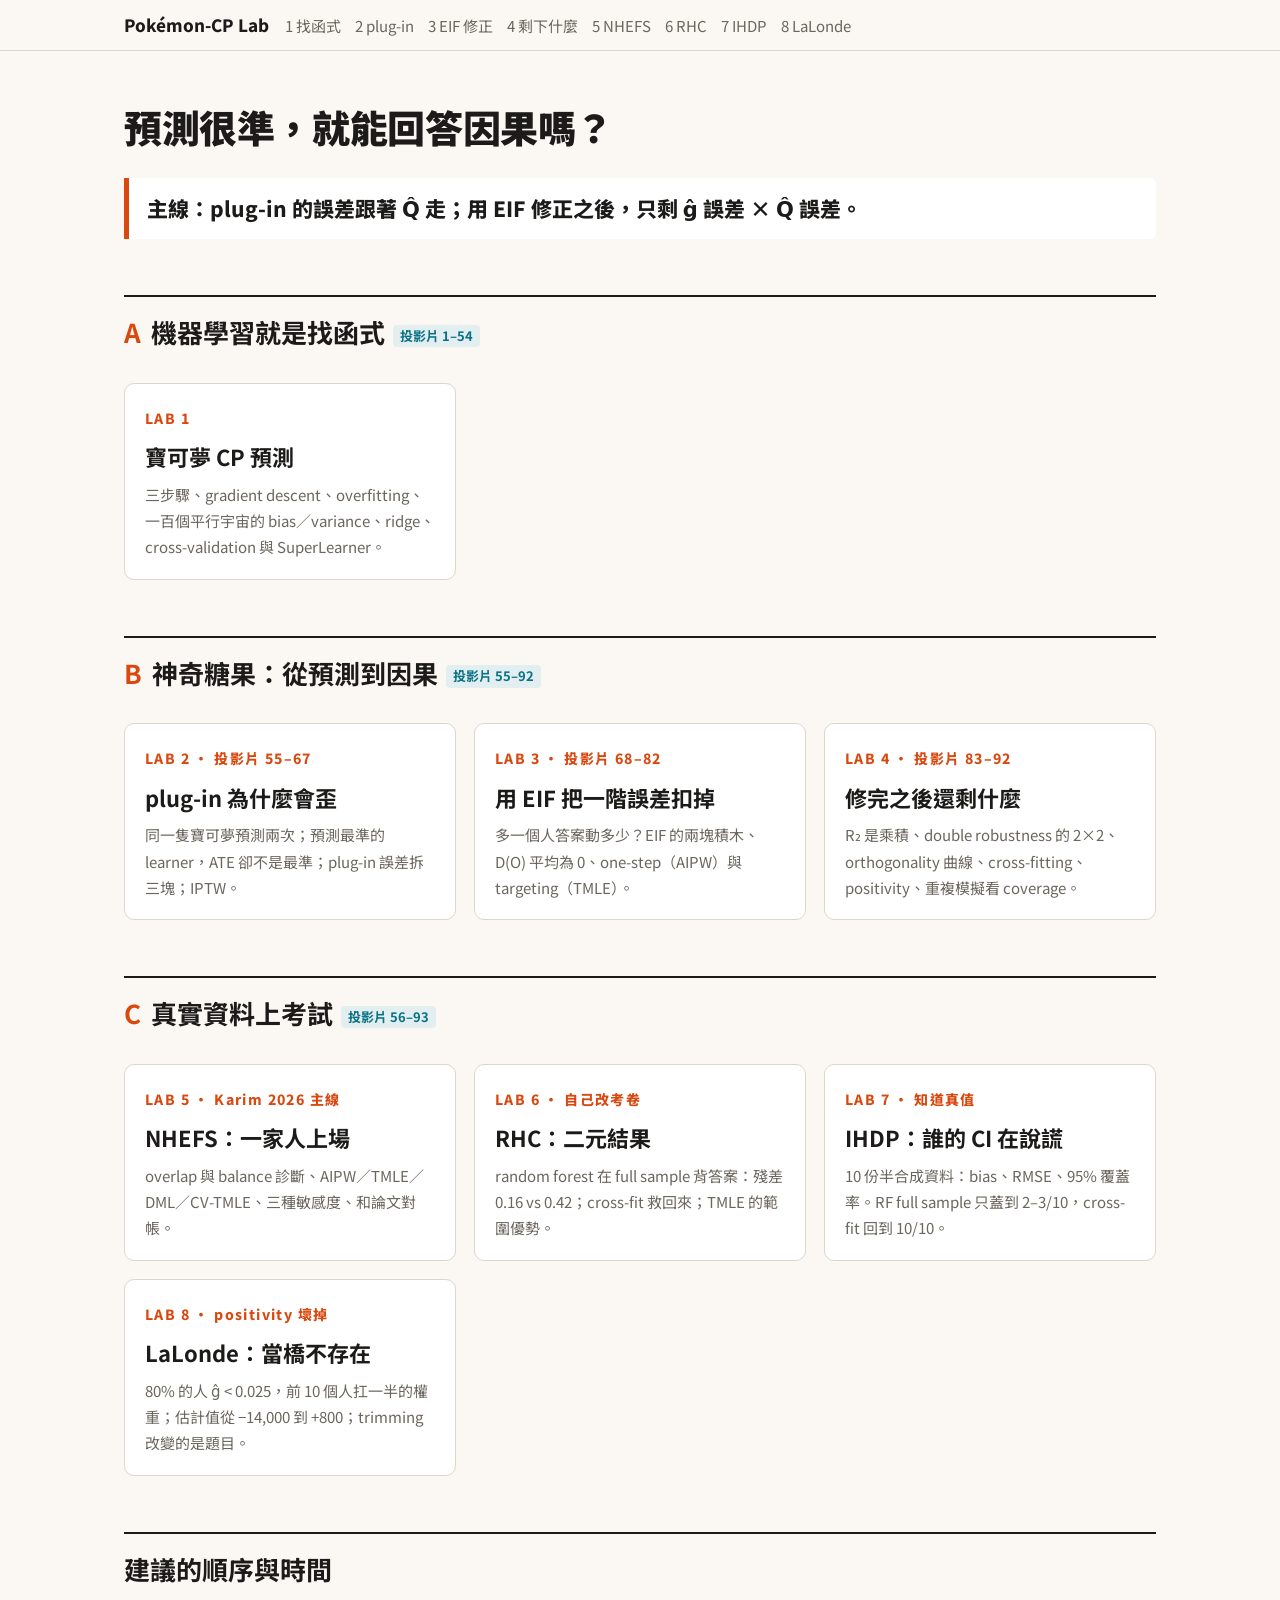
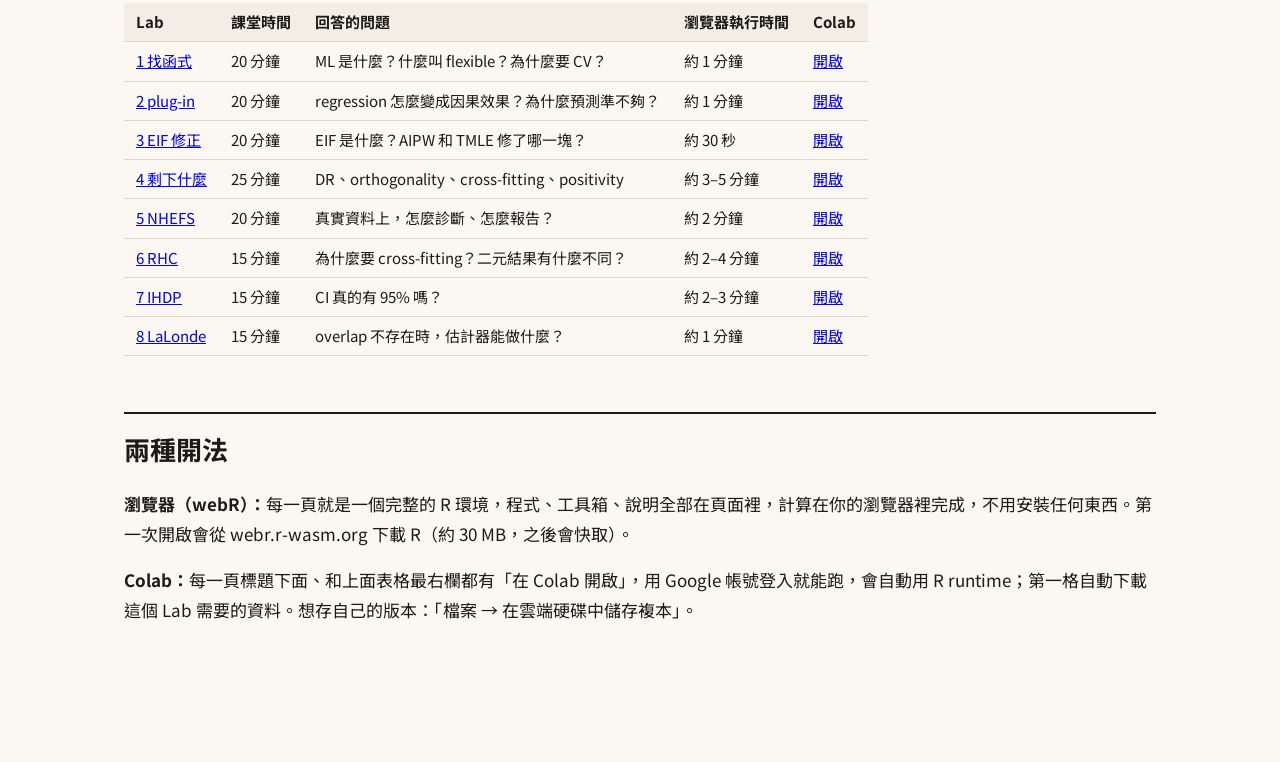
<file: index.html>
<!doctype html>
<html lang="zh-Hant">
<head>
<meta charset="utf-8">
<meta name="viewport" content="width=device-width, initial-scale=1">
<title>Pokémon-CP Lab</title>
<link rel="preconnect" href="https://fonts.googleapis.com">
<link rel="preconnect" href="https://fonts.gstatic.com" crossorigin>
<link href="https://fonts.googleapis.com/css2?family=JetBrains+Mono:wght@400;600&family=Noto+Sans+TC:wght@400;700;900&display=swap" rel="stylesheet">
<link rel="stylesheet" href="web/style.css?v=8">
</head>
<body>
<header class="top"><div class="wrap">
  <a class="home" href="index.html">Pokémon-CP Lab</a>
  <nav class="labs"><a href="01_ml.html">1 找函式</a><a href="02_plugin.html">2 plug-in</a><a href="03_eif.html">3 EIF 修正</a><a href="04_remainder.html">4 剩下什麼</a><a href="05_nhefs.html">5 NHEFS</a><a href="06_rhc.html">6 RHC</a><a href="07_ihdp.html">7 IHDP</a><a href="08_lalonde.html">8 LaLonde</a></nav>
</div></header>
<main>
<h1>預測很準，就能回答因果嗎？</h1>
<p class="punch">主線：plug-in 的誤差跟著 Q̂ 走；用 EIF 修正之後，只剩 ĝ 誤差 × Q̂ 誤差。</p>

<h2><span class="n">A</span>機器學習就是找函式<span class="slide">投影片 1–54</span></h2>
<div class="cards">
<a class="card" href="01_ml.html"><span class="k">LAB 1</span><h3>寶可夢 CP 預測</h3><p>三步驟、gradient descent、overfitting、一百個平行宇宙的 bias／variance、ridge、cross-validation 與 SuperLearner。</p></a>
</div>

<h2><span class="n">B</span>神奇糖果：從預測到因果<span class="slide">投影片 55–92</span></h2>
<div class="cards">
<a class="card" href="02_plugin.html"><span class="k">LAB 2 · 投影片 55–67</span><h3>plug-in 為什麼會歪</h3><p>同一隻寶可夢預測兩次；預測最準的 learner，ATE 卻不是最準；plug-in 誤差拆三塊；IPTW。</p></a>
<a class="card" href="03_eif.html"><span class="k">LAB 3 · 投影片 68–82</span><h3>用 EIF 把一階誤差扣掉</h3><p>多一個人答案動多少？EIF 的兩塊積木、D(O) 平均為 0、one-step（AIPW）與 targeting（TMLE）。</p></a>
<a class="card" href="04_remainder.html"><span class="k">LAB 4 · 投影片 83–92</span><h3>修完之後還剩什麼</h3><p>R₂ 是乘積、double robustness 的 2×2、orthogonality 曲線、cross-fitting、positivity、重複模擬看 coverage。</p></a>
</div>

<h2><span class="n">C</span>真實資料上考試<span class="slide">投影片 56–93</span></h2>
<div class="cards">
<a class="card" href="05_nhefs.html"><span class="k">LAB 5 · Karim 2026 主線</span><h3>NHEFS：一家人上場</h3><p>overlap 與 balance 診斷、AIPW／TMLE／DML／CV-TMLE、三種敏感度、和論文對帳。</p></a>
<a class="card" href="06_rhc.html"><span class="k">LAB 6 · 自己改考卷</span><h3>RHC：二元結果</h3><p>random forest 在 full sample 背答案：殘差 0.16 vs 0.42；cross-fit 救回來；TMLE 的範圍優勢。</p></a>
<a class="card" href="07_ihdp.html"><span class="k">LAB 7 · 知道真值</span><h3>IHDP：誰的 CI 在說謊</h3><p>10 份半合成資料：bias、RMSE、95% 覆蓋率。RF full sample 只蓋到 2–3/10，cross-fit 回到 10/10。</p></a>
<a class="card" href="08_lalonde.html"><span class="k">LAB 8 · positivity 壞掉</span><h3>LaLonde：當橋不存在</h3><p>80% 的人 ĝ &lt; 0.025，前 10 個人扛一半的權重；估計值從 −14,000 到 +800；trimming 改變的是題目。</p></a>
</div>

<h2>建議的順序與時間</h2>
<table>
<tr><th>Lab</th><th>課堂時間</th><th>回答的問題</th><th>瀏覽器執行時間</th><th>Colab</th></tr>
<tr><td><a href="01_ml.html">1 找函式</a></td><td>20 分鐘</td><td>ML 是什麼？什麼叫 flexible？為什麼要 CV？</td><td>約 1 分鐘</td><td><a href="https://colab.research.google.com/github/kiwi710680/Pokemon-CP/blob/main/colab/01_ml.ipynb" target="_blank" rel="noopener">開啟</a></td></tr>
<tr><td><a href="02_plugin.html">2 plug-in</a></td><td>20 分鐘</td><td>regression 怎麼變成因果效果？為什麼預測準不夠？</td><td>約 1 分鐘</td><td><a href="https://colab.research.google.com/github/kiwi710680/Pokemon-CP/blob/main/colab/02_plugin.ipynb" target="_blank" rel="noopener">開啟</a></td></tr>
<tr><td><a href="03_eif.html">3 EIF 修正</a></td><td>20 分鐘</td><td>EIF 是什麼？AIPW 和 TMLE 修了哪一塊？</td><td>約 30 秒</td><td><a href="https://colab.research.google.com/github/kiwi710680/Pokemon-CP/blob/main/colab/03_eif.ipynb" target="_blank" rel="noopener">開啟</a></td></tr>
<tr><td><a href="04_remainder.html">4 剩下什麼</a></td><td>25 分鐘</td><td>DR、orthogonality、cross-fitting、positivity</td><td>約 3–5 分鐘</td><td><a href="https://colab.research.google.com/github/kiwi710680/Pokemon-CP/blob/main/colab/04_remainder.ipynb" target="_blank" rel="noopener">開啟</a></td></tr>
<tr><td><a href="05_nhefs.html">5 NHEFS</a></td><td>20 分鐘</td><td>真實資料上，怎麼診斷、怎麼報告？</td><td>約 2 分鐘</td><td><a href="https://colab.research.google.com/github/kiwi710680/Pokemon-CP/blob/main/colab/05_nhefs.ipynb" target="_blank" rel="noopener">開啟</a></td></tr>
<tr><td><a href="06_rhc.html">6 RHC</a></td><td>15 分鐘</td><td>為什麼要 cross-fitting？二元結果有什麼不同？</td><td>約 2–4 分鐘</td><td><a href="https://colab.research.google.com/github/kiwi710680/Pokemon-CP/blob/main/colab/06_rhc.ipynb" target="_blank" rel="noopener">開啟</a></td></tr>
<tr><td><a href="07_ihdp.html">7 IHDP</a></td><td>15 分鐘</td><td>CI 真的有 95% 嗎？</td><td>約 2–3 分鐘</td><td><a href="https://colab.research.google.com/github/kiwi710680/Pokemon-CP/blob/main/colab/07_ihdp.ipynb" target="_blank" rel="noopener">開啟</a></td></tr>
<tr><td><a href="08_lalonde.html">8 LaLonde</a></td><td>15 分鐘</td><td>overlap 不存在時，估計器能做什麼？</td><td>約 1 分鐘</td><td><a href="https://colab.research.google.com/github/kiwi710680/Pokemon-CP/blob/main/colab/08_lalonde.ipynb" target="_blank" rel="noopener">開啟</a></td></tr>
</table>

<h2>兩種開法</h2>
<p><b>瀏覽器（webR）：</b>每一頁就是一個完整的 R 環境，程式、工具箱、說明全部在頁面裡，計算在你的瀏覽器裡完成，不用安裝任何東西。第一次開啟會從 webr.r-wasm.org 下載 R（約 30 MB，之後會快取）。</p>
<p><b>Colab：</b>每一頁標題下面、和上面表格最右欄都有「在 Colab 開啟」，用 Google 帳號登入就能跑，會自動用 R runtime；第一格自動下載這個 Lab 需要的資料。想存自己的版本：「檔案 → 在雲端硬碟中儲存複本」。</p>
<!-- 
<h2>資料來源</h2>
<table>
<tr><td>寶可夢</td><td>75 筆 Pokémon GO 紀錄（OpenIntro），課堂切分依投影片重建</td></tr>
<tr><td>神奇糖果</td><td>虛構情境，<code>simulate_candy()</code> 模擬</td></tr>
<tr><td>NHEFS</td><td>CRAN causaldata 套件（MIT）；Hernán &amp; Robins《Causal Inference: What If》</td></tr>
<tr><td>RHC</td><td>Connors et al. (1996) JAMA；Vanderbilt Biostatistics 公開資料（hbiostat.org/data）</td></tr>
<tr><td>IHDP</td><td>Hill (2011) 半合成 benchmark；CEVAE 公開版本 ihdp_npci_1–10</td></tr>
<tr><td>LaLonde</td><td>LaLonde (1986)；Dehejia &amp; Wahba 整理版（users.nber.org/~rdehejia/data）</td></tr>
</table>
<p class="ref">分析方法參考 Karim (2026) <i>Three Routes to One Answer</i> 與其 companion repository（github.com/ehsanx/dml-alternatives）。</p> -->
</main>
</body>
</html>
</file>
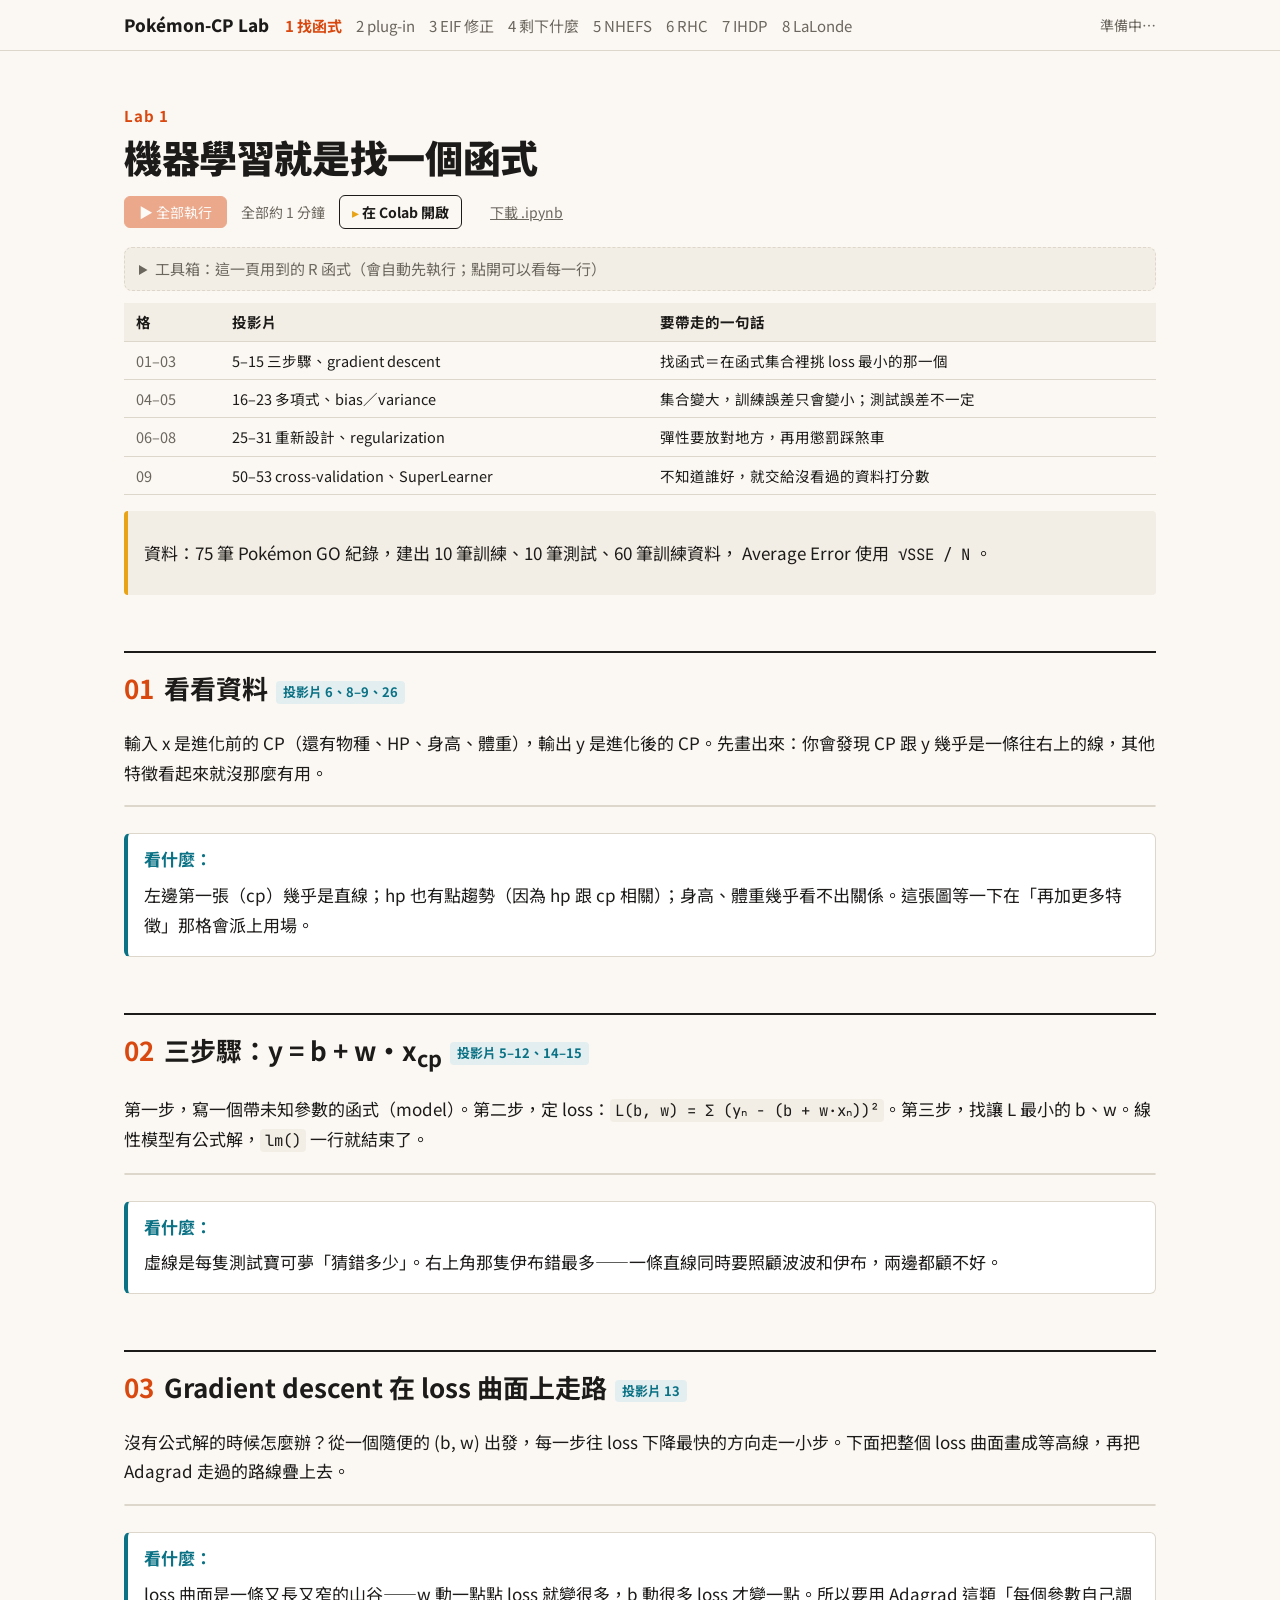
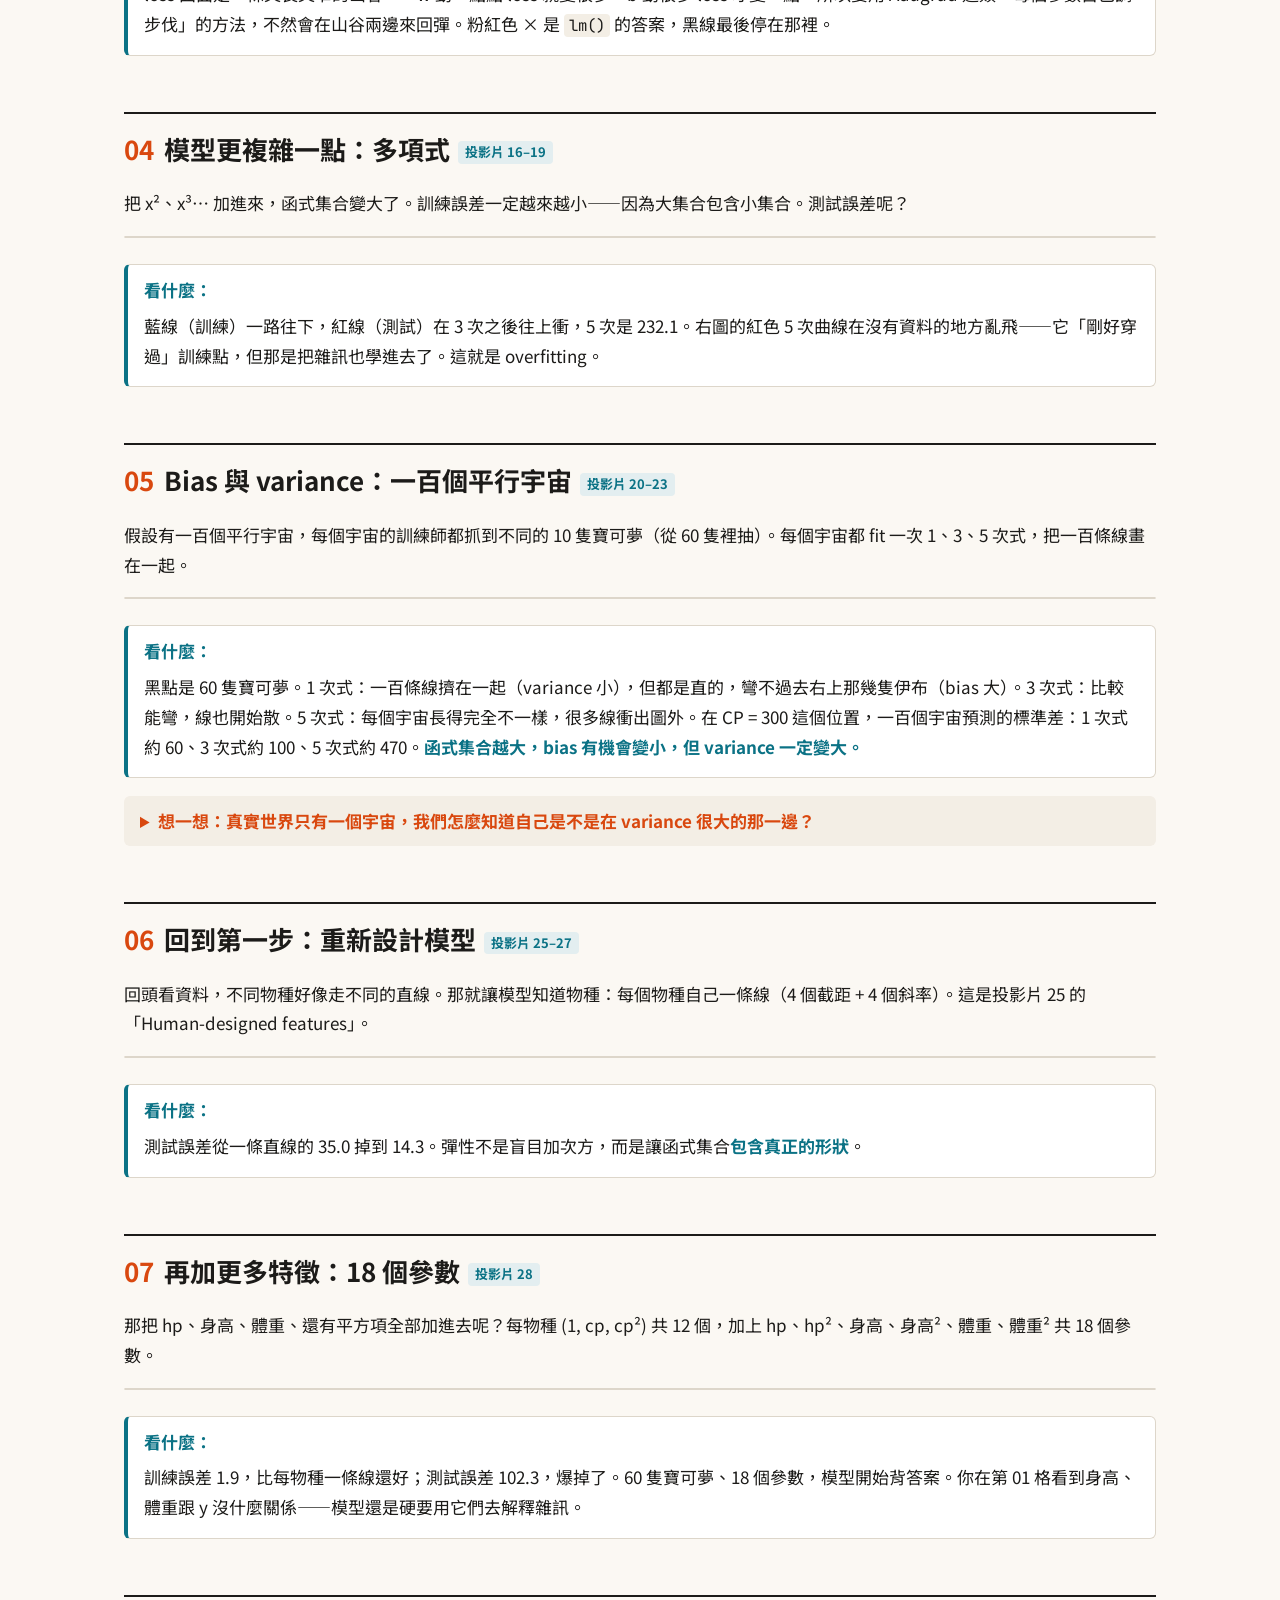
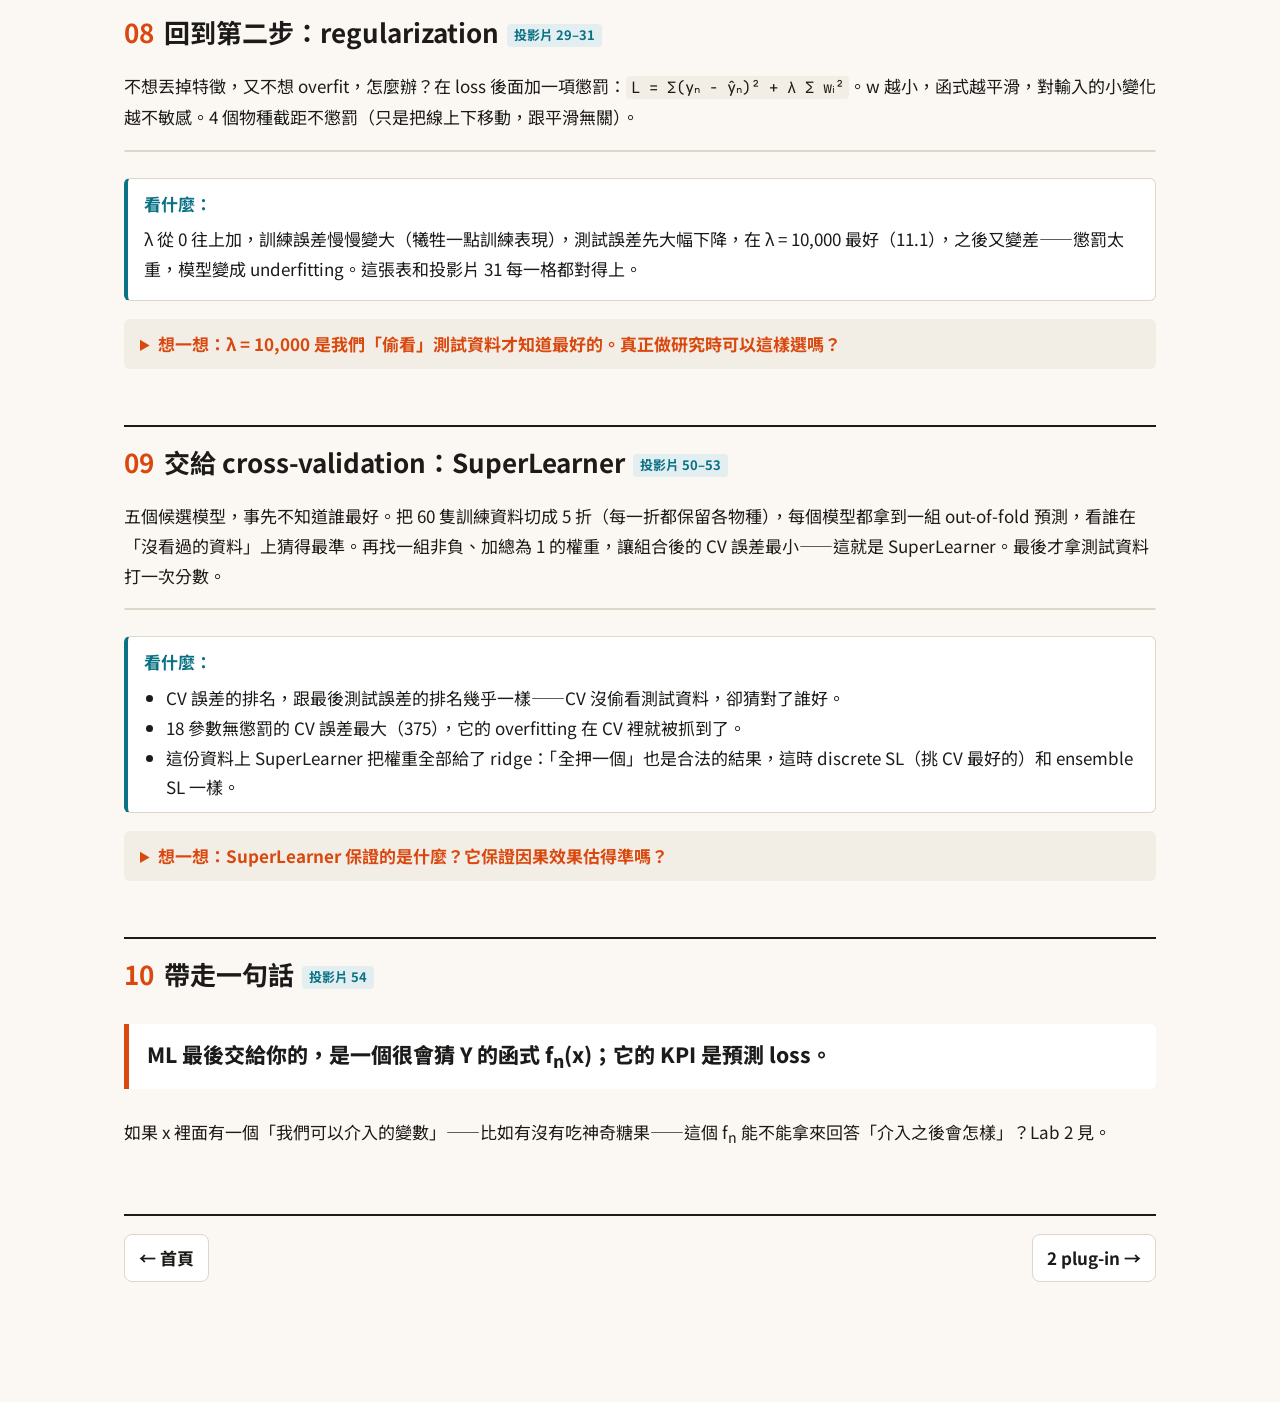
<file: 01_ml.html>
<!doctype html>
<html lang="zh-Hant">
<head>
<meta charset="utf-8">
<meta name="viewport" content="width=device-width, initial-scale=1">
<title>Lab 1　機器學習就是找一個函式</title>
<link rel="preconnect" href="https://fonts.googleapis.com">
<link rel="preconnect" href="https://fonts.gstatic.com" crossorigin>
<link href="https://fonts.googleapis.com/css2?family=JetBrains+Mono:wght@400;600&family=Noto+Sans+TC:wght@400;700;900&display=swap" rel="stylesheet">
<link rel="stylesheet" href="web/style.css?v=8">
<script type="importmap">
{
 "imports": {
  "@codemirror/state": "https://esm.sh/*@codemirror/state@6.4.1",
  "@codemirror/view": "https://esm.sh/*@codemirror/view@6.26.3",
  "@codemirror/language": "https://esm.sh/*@codemirror/language@6.10.1",
  "@codemirror/commands": "https://esm.sh/*@codemirror/commands@6.5.0",
  "@codemirror/legacy-modes/mode/r": "https://esm.sh/*@codemirror/legacy-modes@6.4.0/mode/r",
  "@lezer/common": "https://esm.sh/*@lezer/common@1.2.1",
  "@lezer/highlight": "https://esm.sh/*@lezer/highlight@1.2.0",
  "@lezer/lr": "https://esm.sh/*@lezer/lr@1.4.0",
  "style-mod": "https://esm.sh/*style-mod@4.1.2",
  "w3c-keyname": "https://esm.sh/*w3c-keyname@2.2.8"
 }
}
</script>
</head>
<body data-files="data/classroom_train10.csv,data/classroom_test10.csv,data/classroom_train60.csv" data-packages="">
<header class="top"><div class="wrap">
  <a class="home" href="index.html">Pokémon-CP Lab</a>
  <nav class="labs"><a href="01_ml.html" aria-current="page">1 找函式</a><a href="02_plugin.html">2 plug-in</a><a href="03_eif.html">3 EIF 修正</a><a href="04_remainder.html">4 剩下什麼</a><a href="05_nhefs.html">5 NHEFS</a><a href="06_rhc.html">6 RHC</a><a href="07_ihdp.html">7 IHDP</a><a href="08_lalonde.html">8 LaLonde</a></nav>
  <span id="status">準備中…</span>
</div></header>
<main>
<p class="kicker">Lab 1</p>
<h1>機器學習就是找一個函式</h1>
<div class="actions"><button id="runall" disabled>▶ 全部執行</button><span class="time">全部約 1 分鐘</span>
<a class="colab" href="https://colab.research.google.com/github/kiwi710680/Pokemon-CP/blob/main/colab/01_ml.ipynb" target="_blank" rel="noopener">在 Colab 開啟</a>
<a class="dl" href="colab/01_ml.ipynb" download>下載 .ipynb</a></div>
<details class="toolbox"><summary>工具箱：這一頁用到的 R 函式（會自動先執行；點開可以看每一行）</summary>
<div class="cell" data-label="工具箱"><script type="text/r">
# ---- Pokemon CP (classroom example; train/test split rebuilt from the slides) ----
SPECIES <- c("Pidgey", "Weedle", "Caterpie", "Eevee")
lee_err <- function(y, yhat) sqrt(sum((y - yhat)^2)) / length(y)   # the classroom "Average Error" is sqrt(SSE) / N
read_pokemon <- function(file) { d <- read.csv(file); d$species <- factor(d$species, levels = SPECIES); d }

X_species <- function(d) {                                    # each species its own intercept and slope (4 + 4)
  S <- sapply(SPECIES, function(s) as.numeric(d$species == s)); cbind(S, S * d$cp)
}
X_extended <- function(d) {                                   # 18 parameters: species x (1, cp, cp^2) + hp, height, weight and squares
  S <- sapply(SPECIES, function(s) as.numeric(d$species == s))
  cbind(S, S * d$cp, S * d$cp^2, d$hp, d$hp^2, d$height, d$height^2, d$weight, d$weight^2)
}
ridge_fit <- function(X, y, lambda, n_free = 4) {             # L = sum (y - yhat)^2 + lambda sum w^2; species intercepts not penalized
  p <- ncol(X); pen <- diag(c(rep(0, n_free), rep(sqrt(lambda), p - n_free)), p)
  qr.coef(qr(rbind(X, pen[(n_free + 1):p, , drop = FALSE])), c(y, rep(0, p - n_free)))   # augmented least squares
}
knn_cp <- function(train, newdata, k) sapply(seq_len(nrow(newdata)), function(i) {
  tr <- train[train$species == newdata$species[i], ]
  mean(tr$cp_new[order(abs(tr$cp - newdata$cp[i]))[seq_len(min(k, nrow(tr)))]])
})
pokemon_candidates <- list(                                   # each candidate: training data -> predictions on new data
  "linear (cp only)" = function(tr, nd) predict(lm(cp_new ~ cp, tr), nd),
  "species-linear"   = function(tr, nd) X_species(nd) %*% qr.coef(qr(X_species(tr)), tr$cp_new),
  "18-param OLS"     = function(tr, nd) X_extended(nd) %*% ridge_fit(X_extended(tr), tr$cp_new, 0),
  "18-param ridge"   = function(tr, nd) X_extended(nd) %*% ridge_fit(X_extended(tr), tr$cp_new, 1e4),
  "kNN (k = 3)"      = function(tr, nd) knn_cp(tr, nd, 3))
strat_folds <- function(species, V = 5, seed = 1) {           # V folds, stratified by species
  set.seed(seed); f <- integer(length(species))
  for (s in unique(species)) { id <- which(species == s); f[id] <- sample(rep(seq_len(V), length.out = length(id))) }
  f
}
convex_weights <- function(Z, y) {                            # non-negative weights summing to 1 that minimize CV squared error
  obj <- function(b) { w <- exp(c(0, b)); w <- w / sum(w); mean((y - Z %*% w)^2) }
  b <- optim(rep(0, ncol(Z) - 1), obj, method = "BFGS")$par
  w <- exp(c(0, b)); setNames(w / sum(w), colnames(Z))
}
</script></div></details>

<table class="map"><tr><th>格</th><th>投影片</th><th>要帶走的一句話</th></tr><tr><td>01–03</td><td>5–15 三步驟、gradient descent</td><td>找函式＝在函式集合裡挑 loss 最小的那一個</td></tr><tr><td>04–05</td><td>16–23 多項式、bias／variance</td><td>集合變大，訓練誤差只會變小；測試誤差不一定</td></tr><tr><td>06–08</td><td>25–31 重新設計、regularization</td><td>彈性要放對地方，再用懲罰踩煞車</td></tr><tr><td>09</td><td>50–53 cross-validation、SuperLearner</td><td>不知道誰好，就交給沒看過的資料打分數</td></tr></table>
<div class="note note"><p>資料：75 筆 Pokémon GO 紀錄，建出 10 筆訓練、10 筆測試、60 筆訓練資料， Average Error 使用 <code>√SSE / N</code>。</p></div>
<h2><span class="n">01</span>看看資料<span class="slide">投影片 6、8–9、26</span></h2>
<p>輸入 x 是進化前的 CP（還有物種、HP、身高、體重），輸出 y 是進化後的 CP。先畫出來：你會發現 CP 跟 y 幾乎是一條往右上的線，其他特徵看起來就沒那麼有用。</p>
<div class="cell"><script type="text/r">
tr10 <- read_pokemon("data/classroom_train10.csv")
te10 <- read_pokemon("data/classroom_test10.csv")
tr60 <- read_pokemon("data/classroom_train60.csv")
tr10[, c("name", "species", "cp", "hp", "height", "weight", "cp_new")]
par(mfrow = c(1, 4), mar = c(4.5, 4.5, 1, 0.5), las = 1, bty = "n")
for (v in c("cp", "hp", "height", "weight"))
  plot(tr60[[v]], tr60$cp_new, pch = 19, col = adjustcolor("#0B7285", .7), xlab = v, ylab = "CP after evolution")
</script></div>
<div class="look"><b>看什麼：</b><p>左邊第一張（cp）幾乎是直線；hp 也有點趨勢（因為 hp 跟 cp 相關）；身高、體重幾乎看不出關係。這張圖等一下在「再加更多特徵」那格會派上用場。</p></div>
<h2><span class="n">02</span>三步驟：y = b + w·x<sub>cp</sub><span class="slide">投影片 5–12、14–15</span></h2>
<p>第一步，寫一個帶未知參數的函式（model）。第二步，定 loss：<code>L(b, w) = Σ (yₙ − (b + w·xₙ))²</code>。第三步，找讓 L 最小的 b、w。線性模型有公式解，<code>lm()</code> 一行就結束了。</p>
<div class="cell"><script type="text/r">
fit1 <- lm(cp_new ~ cp, data = tr10)
round(coef(fit1), 3)                                       # b = -188.4, w = 2.67
c(train = lee_err(tr10$cp_new, fitted(fit1)),
  test  = lee_err(te10$cp_new, predict(fit1, te10)))       # 31.9, 35.0
par(mar = c(4.5, 4.5, 1, 1), las = 1, bty = "n")
plot(tr10$cp, tr10$cp_new, pch = 19, col = "#D9480F", xlim = c(0, 650), ylim = c(0, 1700),
     xlab = "Original CP", ylab = "CP after evolution")
points(te10$cp, te10$cp_new, pch = 21, col = "#0B7285", lwd = 2, cex = 1.3)
abline(fit1, lwd = 3)
segments(te10$cp, te10$cp_new, te10$cp, predict(fit1, te10), col = "#0B7285", lty = 3)
legend("topleft", c("training (10)", "testing (10)", "test error"), pch = c(19, 21, NA), lty = c(NA, NA, 3),
       col = c("#D9480F", "#0B7285", "#0B7285"), bty = "n")
</script></div>
<div class="look"><b>看什麼：</b><p>虛線是每隻測試寶可夢「猜錯多少」。右上角那隻伊布錯最多——一條直線同時要照顧波波和伊布，兩邊都顧不好。</p></div>
<h2><span class="n">03</span>Gradient descent 在 loss 曲面上走路<span class="slide">投影片 13</span></h2>
<p>沒有公式解的時候怎麼辦？從一個隨便的 (b, w) 出發，每一步往 loss 下降最快的方向走一小步。下面把整個 loss 曲面畫成等高線，再把 Adagrad 走過的路線疊上去。</p>
<div class="cell"><script type="text/r">
x <- tr10$cp; y <- tr10$cp_new
L <- function(b, w) sum((y - b - w * x)^2)
bs <- seq(-200, -100, length.out = 120); ws <- seq(-5, 5, length.out = 120)
Z <- outer(bs, ws, Vectorize(L))
b <- -120; w <- -4; lr <- 1; gb2 <- 0; gw2 <- 0; path <- c(b, w)
for (it in 1:100000) {                    # Adagrad: b and w live on very different scales, so each gets its own step size
  r <- y - (b + w * x); gb <- -2 * sum(r); gw <- -2 * sum(r * x)
  gb2 <- gb2 + gb^2; gw2 <- gw2 + gw^2
  b <- b - lr / sqrt(gb2) * gb; w <- w - lr / sqrt(gw2) * gw
  if (it %% 200 == 0) path <- rbind(path, c(b, w))
}
c(b = b, w = w)                           # almost the same as lm() (more steps get closer)
par(mar = c(4.5, 4.5, 1, 1), las = 1)
image(bs, ws, log10(Z), col = hcl.colors(40, "RdYlBu", rev = TRUE), xlab = "b", ylab = "w")
contour(bs, ws, log10(Z), add = TRUE, drawlabels = FALSE, col = "white", nlevels = 15)
lines(path, col = "#1C1B19", lwd = 2); points(path[1, 1], path[1, 2], pch = 19)
points(coef(fit1)[1], coef(fit1)[2], pch = 4, cex = 2.5, lwd = 3, col = "#FF3E96")
</script></div>
<div class="look"><b>看什麼：</b><p>loss 曲面是一條又長又窄的山谷——w 動一點點 loss 就變很多，b 動很多 loss 才變一點。所以要用 Adagrad 這類「每個參數自己調步伐」的方法，不然會在山谷兩邊來回彈。粉紅色 × 是 <code>lm()</code> 的答案，黑線最後停在那裡。</p></div>
<h2><span class="n">04</span>模型更複雜一點：多項式<span class="slide">投影片 16–19</span></h2>
<p>把 x²、x³… 加進來，函式集合變大了。訓練誤差一定越來越小——因為大集合包含小集合。測試誤差呢？</p>
<div class="cell"><script type="text/r">
tab <- t(sapply(1:5, function(p) {
  f <- lm(cp_new ~ poly(cp, p, raw = TRUE), data = tr10)
  c(degree = p, train = lee_err(tr10$cp_new, fitted(f)), test = lee_err(te10$cp_new, predict(f, te10)))
}))
round(tab, 1)
par(mfrow = c(1, 2), mar = c(4.5, 4.5, 1, 1), las = 1, bty = "n")
plot(tab[, 1], tab[, 3], type = "b", pch = 19, col = "#D9480F", lwd = 2, log = "y", ylim = c(10, 250),
     xlab = "polynomial degree", ylab = "sqrt(SSE) / N (log scale)")
lines(tab[, 1], tab[, 2], type = "b", pch = 19, col = "#0B7285", lwd = 2)
legend("topleft", c("testing", "training"), col = c("#D9480F", "#0B7285"), lwd = 2, pch = 19, bty = "n")
xs <- data.frame(cp = seq(10, 640, length.out = 300))
plot(tr10$cp, tr10$cp_new, pch = 19, ylim = c(-300, 1900), xlab = "Original CP", ylab = "CP after evolution")
for (p in c(1, 3, 5)) lines(xs$cp, predict(lm(cp_new ~ poly(cp, p, raw = TRUE), data = tr10), xs), lwd = 3,
                           col = c("#1C1B19", NA, "#C98A0C", NA, "#D9480F")[p])
points(te10$cp, te10$cp_new, pch = 21, col = "#0B7285", lwd = 2, cex = 1.3)
</script></div>
<div class="look"><b>看什麼：</b><p>藍線（訓練）一路往下，紅線（測試）在 3 次之後往上衝，5 次是 232.1。右圖的紅色 5 次曲線在沒有資料的地方亂飛——它「剛好穿過」訓練點，但那是把雜訊也學進去了。這就是 overfitting。</p></div>
<h2><span class="n">05</span>Bias 與 variance：一百個平行宇宙<span class="slide">投影片 20–23</span></h2>
<p>假設有一百個平行宇宙，每個宇宙的訓練師都抓到不同的 10 隻寶可夢（從 60 隻裡抽）。每個宇宙都 fit 一次 1、3、5 次式，把一百條線畫在一起。</p>
<div class="cell"><script type="text/r">
set.seed(1)
xs <- data.frame(cp = seq(20, 500, length.out = 200))
degs <- c(1, 3, 5)
fits <- lapply(degs, function(p) sapply(1:100, function(u) {
  s <- tr60[sample(nrow(tr60), 10), ]
  suppressWarnings(predict(lm(cp_new ~ poly(cp, p, raw = TRUE), data = s), xs))
}))
par(mfrow = c(1, 3), mar = c(5.2, 5.5, 2, 1), mgp = c(3.8, .8, 0), las = 1, bty = "n")
for (j in seq_along(degs)) {
  matplot(xs$cp, fits[[j]], type = "l", lty = 1, col = adjustcolor("#0B7285", .15), ylim = c(-200, 1800),
          xlab = "Original CP", ylab = "predicted CP after evolution", main = paste("degree", degs[j]))
  points(tr60$cp, tr60$cp_new, pch = 19, cex = .5)
}
at300 <- which.min(abs(xs$cp - 300))
sapply(setNames(fits, paste0("degree_", degs)), function(f) c(sd_at_cp300 = sd(f[at300, ]), median_at_cp300 = median(f[at300, ])))
</script></div>
<div class="look"><b>看什麼：</b><p>黑點是 60 隻寶可夢。1 次式：一百條線擠在一起（variance 小），但都是直的，彎不過去右上那幾隻伊布（bias 大）。3 次式：比較能彎，線也開始散。5 次式：每個宇宙長得完全不一樣，很多線衝出圖外。在 CP = 300 這個位置，一百個宇宙預測的標準差：1 次式約 60、3 次式約 100、5 次式約 470。<b>函式集合越大，bias 有機會變小，但 variance 一定變大。</b></p></div>
<details class="think"><summary>想一想：真實世界只有一個宇宙，我們怎麼知道自己是不是在 variance 很大的那一邊？</summary><p>看不到其他宇宙，就用自己的資料「模擬」平行宇宙：把資料切成好幾份，輪流拿一份當沒看過的資料打分數——這就是第 09 格的 cross-validation。</p></details>
<h2><span class="n">06</span>回到第一步：重新設計模型<span class="slide">投影片 25–27</span></h2>
<p>回頭看資料，不同物種好像走不同的直線。那就讓模型知道物種：每個物種自己一條線（4 個截距 + 4 個斜率）。這是投影片 25 的「Human-designed features」。</p>
<div class="cell"><script type="text/r">
bs <- qr.coef(qr(X_species(tr60)), tr60$cp_new)
c(train = lee_err(tr60$cp_new, X_species(tr60) %*% bs), test = lee_err(te10$cp_new, X_species(te10) %*% bs))  # 3.8, 14.3
cols <- c(Pidgey = "#B5651D", Weedle = "#C9A227", Caterpie = "#4C9A2A", Eevee = "#8E5B9E")
par(mar = c(4.5, 4.5, 1, 1), las = 1, bty = "n")
plot(tr60$cp, tr60$cp_new, pch = 19, col = cols[tr60$species], xlab = "Original CP", ylab = "CP after evolution")
for (s in SPECIES) { xx <- range(tr60$cp[tr60$species == s]); xx <- seq(xx[1], xx[2], length.out = 50)
  nd <- data.frame(species = factor(s, levels = SPECIES), cp = xx); lines(xx, X_species(nd) %*% bs, col = cols[s], lwd = 3) }
legend("topleft", SPECIES, col = cols, pch = 19, bty = "n")
</script></div>
<div class="look"><b>看什麼：</b><p>測試誤差從一條直線的 35.0 掉到 14.3。彈性不是盲目加次方，而是讓函式集合<b>包含真正的形狀</b>。</p></div>
<h2><span class="n">07</span>再加更多特徵：18 個參數<span class="slide">投影片 28</span></h2>
<p>那把 hp、身高、體重、還有平方項全部加進去呢？每物種 (1, cp, cp²) 共 12 個，加上 hp、hp²、身高、身高²、體重、體重² 共 18 個參數。</p>
<div class="cell"><script type="text/r">
b18 <- ridge_fit(X_extended(tr60), tr60$cp_new, lambda = 0)        # lambda = 0 is ordinary least squares
c(train = lee_err(tr60$cp_new, X_extended(tr60) %*% b18), test = lee_err(te10$cp_new, X_extended(te10) %*% b18))  # 1.9, 102.3
</script></div>
<div class="look"><b>看什麼：</b><p>訓練誤差 1.9，比每物種一條線還好；測試誤差 102.3，爆掉了。60 隻寶可夢、18 個參數，模型開始背答案。你在第 01 格看到身高、體重跟 y 沒什麼關係——模型還是硬要用它們去解釋雜訊。</p></div>
<h2><span class="n">08</span>回到第二步：regularization<span class="slide">投影片 29–31</span></h2>
<p>不想丟掉特徵，又不想 overfit，怎麼辦？在 loss 後面加一項懲罰：<code>L = Σ(yₙ − ŷₙ)² + λ Σ wᵢ²</code>。w 越小，函式越平滑，對輸入的小變化越不敏感。4 個物種截距不懲罰（只是把線上下移動，跟平滑無關）。</p>
<div class="cell"><script type="text/r">
lams <- c(0, 1, 1e2, 1e4, 1e6, 1e8, 1e10)
rt <- t(sapply(lams, function(l) { b <- ridge_fit(X_extended(tr60), tr60$cp_new, l)
  c(lambda = l, train = lee_err(tr60$cp_new, X_extended(tr60) %*% b), test = lee_err(te10$cp_new, X_extended(te10) %*% b)) }))
print(data.frame(lambda = format(rt[, 1], big.mark = ",", scientific = FALSE), round(rt[, 2:3], 1)), row.names = FALSE)
par(mar = c(4.5, 4.5, 1, 1), las = 1, bty = "n")
xl <- c(0.1, lams[-1])
plot(xl, rt[, 3], log = "x", type = "b", pch = 19, lwd = 2, col = "#D9480F", ylim = c(0, 110),
     xlab = "lambda (log scale; leftmost point is lambda = 0)", ylab = "sqrt(SSE) / N")
lines(xl, rt[, 2], type = "b", pch = 19, lwd = 2, col = "#0B7285")
legend("top", c("testing", "training"), col = c("#D9480F", "#0B7285"), lwd = 2, bty = "n", horiz = TRUE)
</script></div>
<div class="look"><b>看什麼：</b><p>λ 從 0 往上加，訓練誤差慢慢變大（犧牲一點訓練表現），測試誤差先大幅下降，在 λ = 10,000 最好（11.1），之後又變差——懲罰太重，模型變成 underfitting。這張表和投影片 31 每一格都對得上。</p></div>
<details class="think"><summary>想一想：λ = 10,000 是我們「偷看」測試資料才知道最好的。真正做研究時可以這樣選嗎？</summary><p>不行。測試資料一旦拿來選 λ，它就不再是「沒看過的資料」，最後報告的測試誤差會太樂觀。選 λ 這件事要在訓練資料裡面用 cross-validation 做——下一格就是。</p></details>
<h2><span class="n">09</span>交給 cross-validation：SuperLearner<span class="slide">投影片 50–53</span></h2>
<p>五個候選模型，事先不知道誰最好。把 60 隻訓練資料切成 5 折（每一折都保留各物種），每個模型都拿到一組 out-of-fold 預測，看誰在「沒看過的資料」上猜得最準。再找一組非負、加總為 1 的權重，讓組合後的 CV 誤差最小——這就是 SuperLearner。最後才拿測試資料打一次分數。</p>
<div class="cell"><script type="text/r">
f <- strat_folds(tr60$species, V = 5, seed = 1)
Z <- sapply(pokemon_candidates, function(m) { z <- numeric(nrow(tr60))
  for (v in 1:5) z[f == v] <- m(tr60[f != v, ], tr60[f == v, ]); z })
w <- convex_weights(Z, tr60$cp_new)
P <- sapply(pokemon_candidates, function(m) m(tr60, te10))
res <- data.frame(CV_RMSE = apply(Z, 2, function(z) sqrt(mean((tr60$cp_new - z)^2))),
                  SL_weight = w, test_error = apply(P, 2, function(p) lee_err(te10$cp_new, p)))
print(round(res, 3))
cat("discrete SL picks:", rownames(res)[which.min(res$CV_RMSE)], "\nensemble SL test error:", round(lee_err(te10$cp_new, P %*% w), 2), "\n")
</script></div>
<div class="look"><b>看什麼：</b><ul><li>CV 誤差的排名，跟最後測試誤差的排名幾乎一樣——CV 沒偷看測試資料，卻猜對了誰好。</li><li>18 參數無懲罰的 CV 誤差最大（375），它的 overfitting 在 CV 裡就被抓到了。</li><li>這份資料上 SuperLearner 把權重全部給了 ridge：「全押一個」也是合法的結果，這時 discrete SL（挑 CV 最好的）和 ensemble SL 一樣。</li></ul></div>
<details class="think"><summary>想一想：SuperLearner 保證的是什麼？它保證因果效果估得準嗎？</summary><p>它保證的是<b>預測</b>：在候選組合裡，CV loss 逼近最好的那一個（oracle property）。它不知道你要拿預測去算什麼，所以不保證因果效果沒有偏差——Lab 2 會直接看到「預測最準、ATE 卻不是最準」的例子。</p></details>
<h2><span class="n">10</span>帶走一句話<span class="slide">投影片 54</span></h2>
<p class="punch">ML 最後交給你的，是一個很會猜 Y 的函式 f<sub>n</sub>(x)；它的 KPI 是預測 loss。</p>
<p>如果 x 裡面有一個「我們可以介入的變數」——比如有沒有吃神奇糖果——這個 f<sub>n</sub> 能不能拿來回答「介入之後會怎樣」？Lab 2 見。</p>
<nav class="pager"><a href="index.html">← 首頁</a><a href="02_plugin.html">2 plug-in →</a></nav>
</main>
<script type="module" src="web/runner.js?v=8"></script>
</body>
</html>
</file>
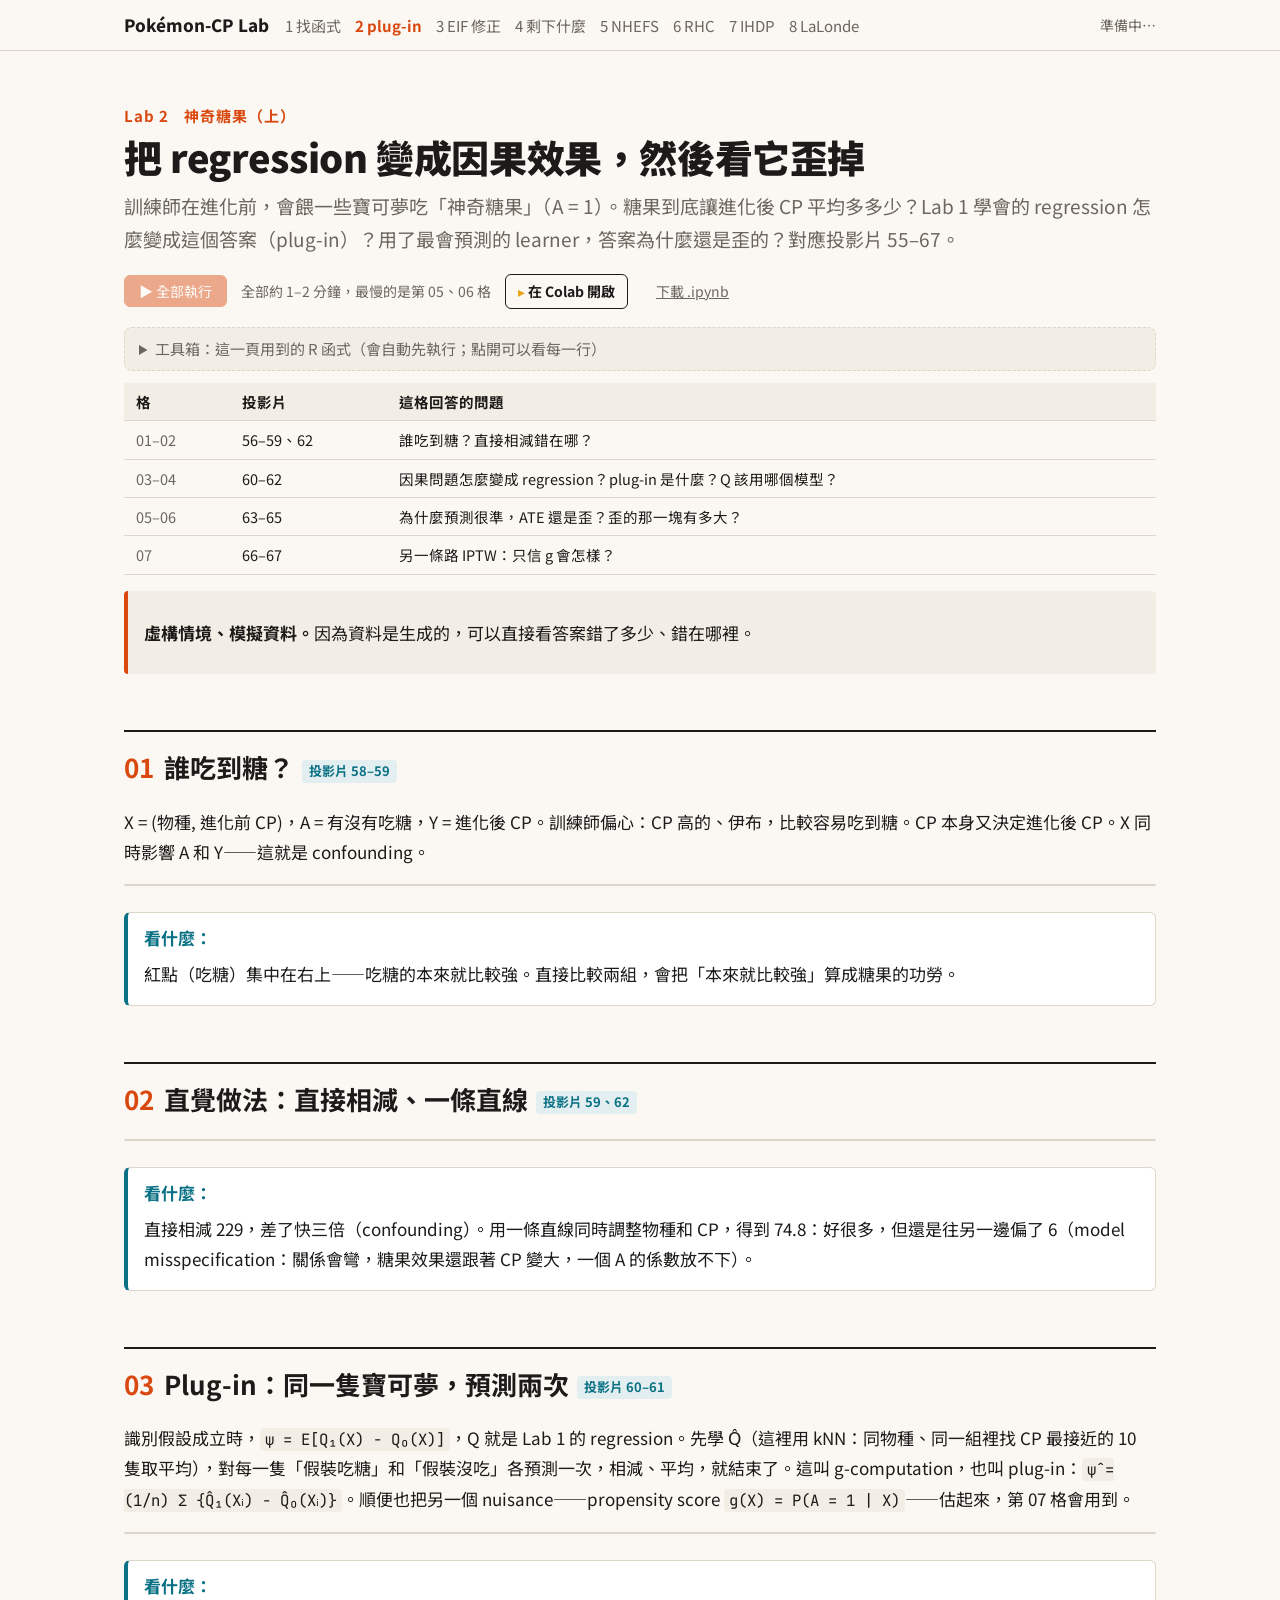
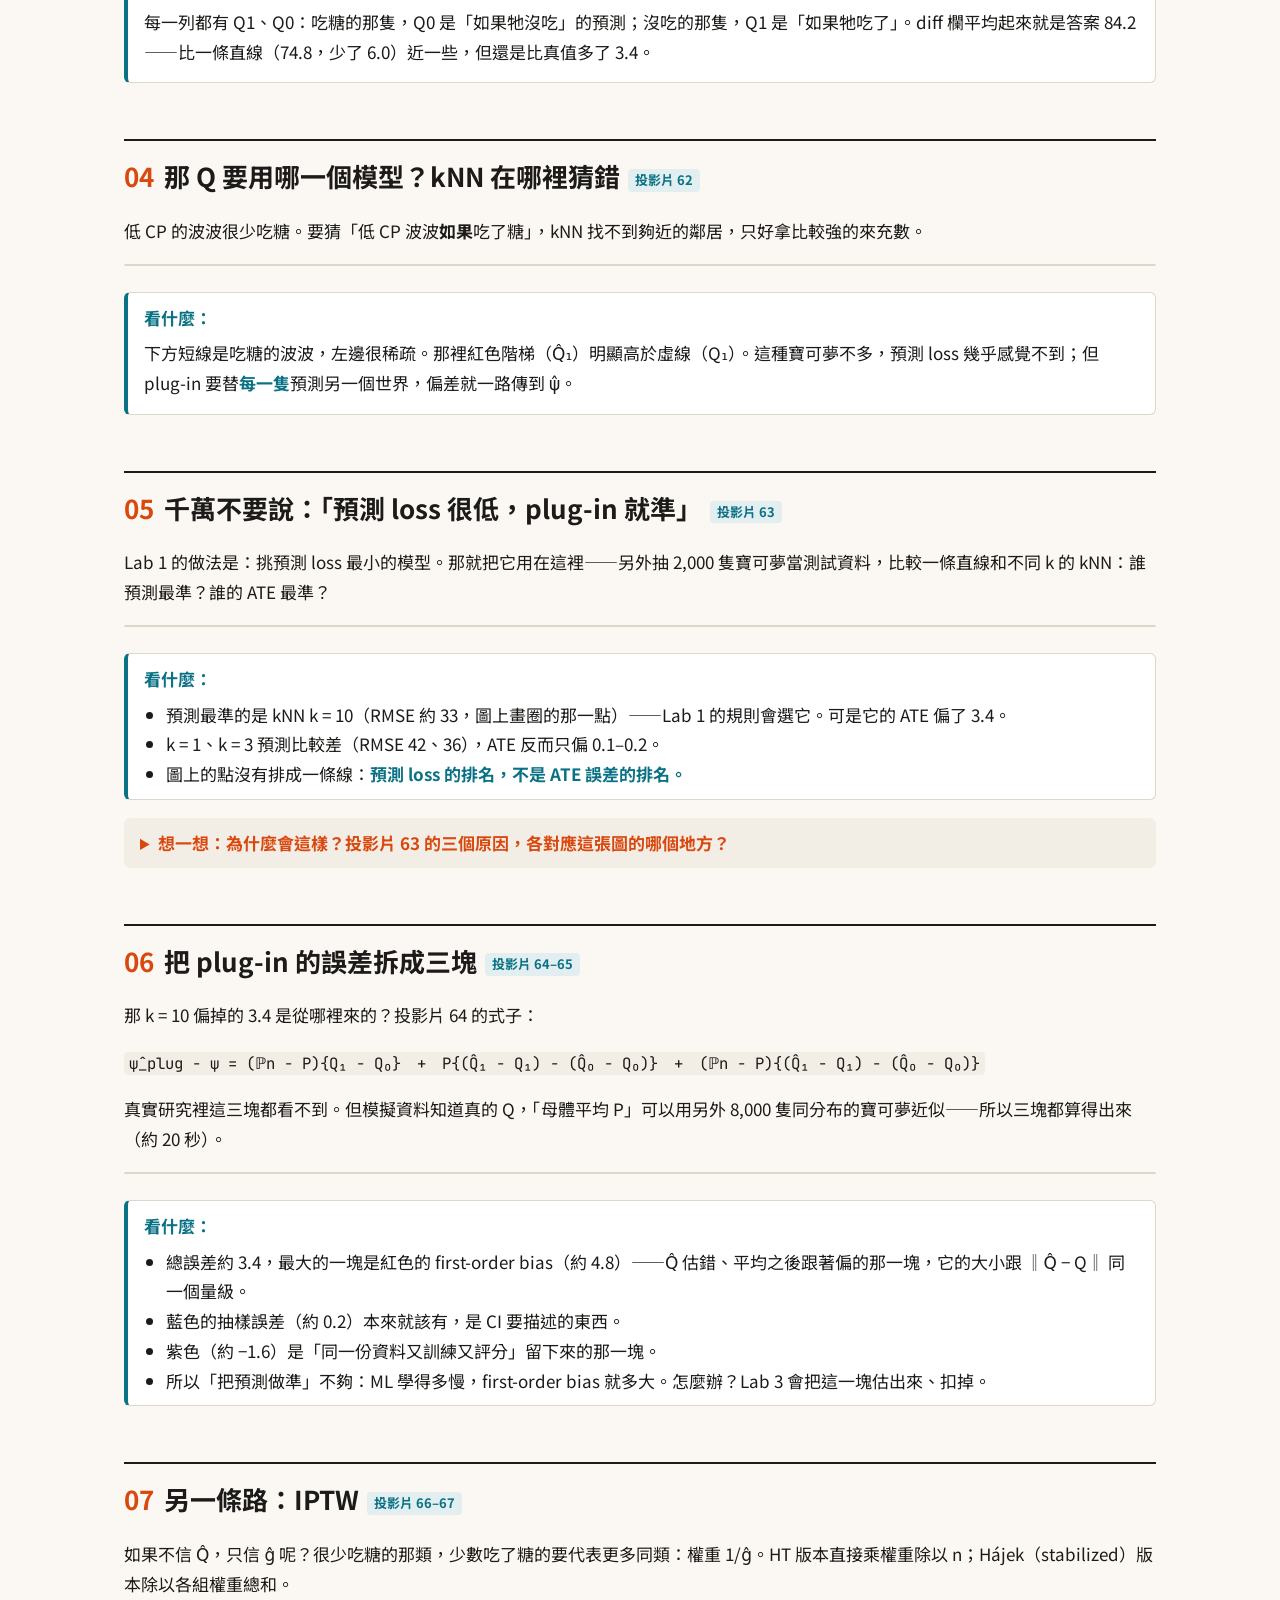
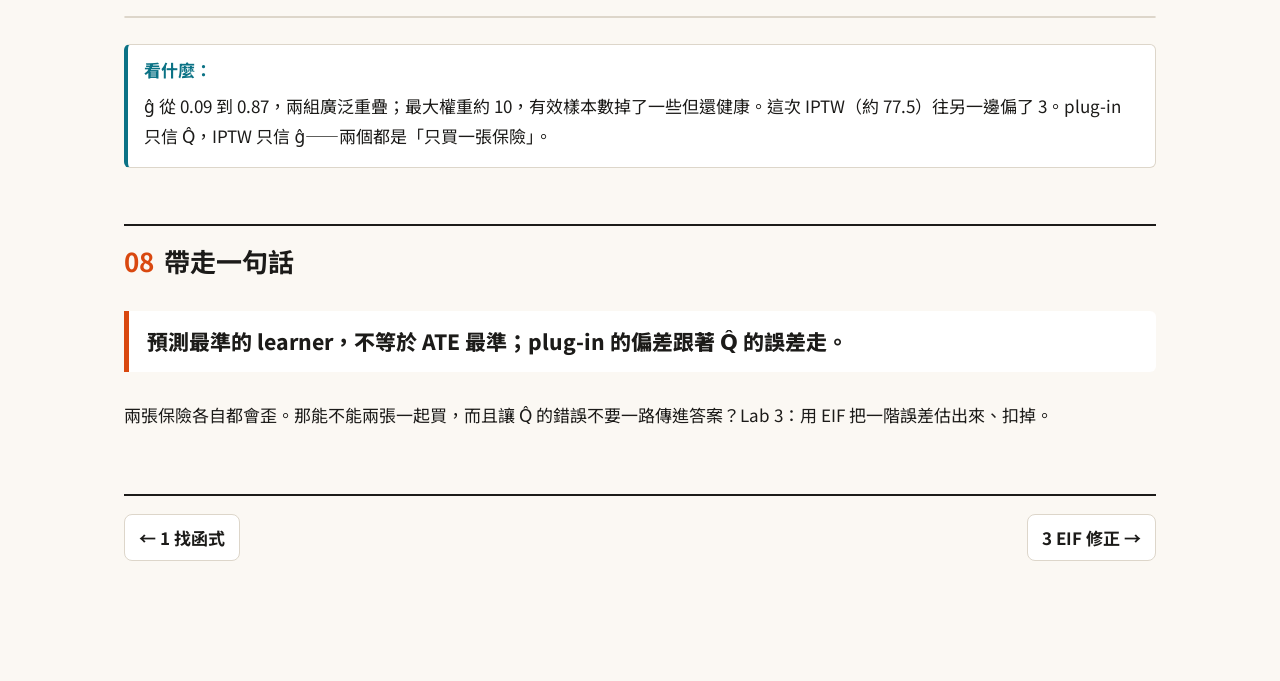
<file: 02_plugin.html>
<!doctype html>
<html lang="zh-Hant">
<head>
<meta charset="utf-8">
<meta name="viewport" content="width=device-width, initial-scale=1">
<title>Lab 2　神奇糖果（上）：把 regression 變成因果效果，然後看它歪掉</title>
<link rel="preconnect" href="https://fonts.googleapis.com">
<link rel="preconnect" href="https://fonts.gstatic.com" crossorigin>
<link href="https://fonts.googleapis.com/css2?family=JetBrains+Mono:wght@400;600&family=Noto+Sans+TC:wght@400;700;900&display=swap" rel="stylesheet">
<link rel="stylesheet" href="web/style.css?v=8">
<script type="importmap">
{
 "imports": {
  "@codemirror/state": "https://esm.sh/*@codemirror/state@6.4.1",
  "@codemirror/view": "https://esm.sh/*@codemirror/view@6.26.3",
  "@codemirror/language": "https://esm.sh/*@codemirror/language@6.10.1",
  "@codemirror/commands": "https://esm.sh/*@codemirror/commands@6.5.0",
  "@codemirror/legacy-modes/mode/r": "https://esm.sh/*@codemirror/legacy-modes@6.4.0/mode/r",
  "@lezer/common": "https://esm.sh/*@lezer/common@1.2.1",
  "@lezer/highlight": "https://esm.sh/*@lezer/highlight@1.2.0",
  "@lezer/lr": "https://esm.sh/*@lezer/lr@1.4.0",
  "style-mod": "https://esm.sh/*style-mod@4.1.2",
  "w3c-keyname": "https://esm.sh/*w3c-keyname@2.2.8"
 }
}
</script>
</head>
<body data-files="" data-packages="">
<header class="top"><div class="wrap">
  <a class="home" href="index.html">Pokémon-CP Lab</a>
  <nav class="labs"><a href="01_ml.html">1 找函式</a><a href="02_plugin.html" aria-current="page">2 plug-in</a><a href="03_eif.html">3 EIF 修正</a><a href="04_remainder.html">4 剩下什麼</a><a href="05_nhefs.html">5 NHEFS</a><a href="06_rhc.html">6 RHC</a><a href="07_ihdp.html">7 IHDP</a><a href="08_lalonde.html">8 LaLonde</a></nav>
  <span id="status">準備中…</span>
</div></header>
<main>
<p class="kicker">Lab 2　神奇糖果（上）</p>
<h1>把 regression 變成因果效果，然後看它歪掉</h1>
<p class="lead">訓練師在進化前，會餵一些寶可夢吃「神奇糖果」（A = 1）。糖果到底讓進化後 CP 平均多多少？Lab 1 學會的 regression 怎麼變成這個答案（plug-in）？用了最會預測的 learner，答案為什麼還是歪的？對應投影片 55–67。</p>
<div class="actions"><button id="runall" disabled>▶ 全部執行</button><span class="time">全部約 1–2 分鐘，最慢的是第 05、06 格</span>
<a class="colab" href="https://colab.research.google.com/github/kiwi710680/Pokemon-CP/blob/main/colab/02_plugin.ipynb" target="_blank" rel="noopener">在 Colab 開啟</a>
<a class="dl" href="colab/02_plugin.ipynb" download>下載 .ipynb</a></div>
<details class="toolbox"><summary>工具箱：這一頁用到的 R 函式（會自動先執行；點開可以看每一行）</summary>
<div class="cell" data-label="工具箱"><script type="text/r">
# ---- estimators: one set of nuisance predictions -> different answers ----
# Notation (same as the slides): O = (X, A, Y)
#   Q(a, X) = E[Y | A = a, X]            outcome regression   -> nu$Q1, nu$Q0
#   g(X)    = P(A = 1 | X)               propensity score     -> nu$g
#   H(A, X) = A / g - (1 - A) / (1 - g)  clever covariate
#   D(O; g, Q, psi) = H (Y - Q_A) + Q1 - Q0 - psi   efficient influence function of the ATE
expit <- function(x) 1 / (1 + exp(-x))
bound <- function(p, lo = 0.025, hi = 0.975) pmin(pmax(p, lo), hi)

est_plugin <- function(nu) mean(nu$Q1 - nu$Q0)               # g-computation: predict twice, subtract, average

est_ipw_ht <- function(dat, nu)                               # Horvitz-Thompson IPTW: divide by n
  mean(dat$A * dat$Y / nu$g - (1 - dat$A) * dat$Y / (1 - nu$g))

est_ipw <- function(dat, nu) {                                # Hajek (stabilized) IPTW: divide by the sum of weights
  w1 <- dat$A / nu$g; w0 <- (1 - dat$A) / (1 - nu$g)
  sum(w1 * dat$Y) / sum(w1) - sum(w0 * dat$Y) / sum(w0)
}

eif <- function(dat, nu, psi) {
  H  <- dat$A / nu$g - (1 - dat$A) / (1 - nu$g)
  QA <- ifelse(dat$A == 1, nu$Q1, nu$Q0)
  H * (dat$Y - QA) + nu$Q1 - nu$Q0 - psi
}

wald <- function(psi, D) {                                    # SE from the EIF: sqrt(mean(D^2) / n)
  se <- sqrt(mean(D^2) / length(D))
  c(est = psi, se = se, lo = psi - 1.96 * se, hi = psi + 1.96 * se)
}

est_aipw <- function(dat, nu) {                               # one-step: psi_plug + P_n D  (solves P_n D = 0)
  psi <- mean(eif(dat, nu, 0))
  wald(psi, eif(dat, nu, psi))
}

est_tmle <- function(dat, nu, ybounds = range(dat$Y)) {       # targeting: move Q-hat along H until P_n D = 0
  lo <- ybounds[1]; hi <- ybounds[2]
  sc <- function(y) pmin(pmax((y - lo) / (hi - lo), 1e-6), 1 - 1e-6)
  Ys <- (dat$Y - lo) / (hi - lo)
  Q1s <- sc(nu$Q1); Q0s <- sc(nu$Q0); QAs <- ifelse(dat$A == 1, Q1s, Q0s)
  H  <- dat$A / nu$g - (1 - dat$A) / (1 - nu$g)
  fl <- suppressWarnings(glm(Ys ~ -1 + H, offset = qlogis(QAs), family = quasibinomial()))
  eps <- unname(coef(fl))
  Q1t <- expit(qlogis(Q1s) + eps / nu$g)
  Q0t <- expit(qlogis(Q0s) - eps / (1 - nu$g))
  nu_t <- data.frame(Q1 = lo + (hi - lo) * Q1t, Q0 = lo + (hi - lo) * Q0t, g = nu$g)
  psi <- mean(nu_t$Q1 - nu_t$Q0)
  c(wald(psi, eif(dat, nu_t, psi)), eps = eps)
}

weight_summary <- function(dat, nu) {                         # largest weight and effective sample size (ESS)
  w <- ifelse(dat$A == 1, 1 / nu$g, 1 / (1 - nu$g))
  c(max_weight = max(w),
    ESS_treated = sum(w[dat$A == 1])^2 / sum(w[dat$A == 1]^2), n_treated = sum(dat$A),
    ESS_control = sum(w[dat$A == 0])^2 / sum(w[dat$A == 0]^2), n_control = sum(1 - dat$A))
}

# ---- magic candy: simulated data, so the truth (Q, g, psi) is known ----
species_levels <- c("Pidgey", "Weedle", "Caterpie", "Eevee")

simulate_candy <- function(n = 800, seed = NULL, strength = 1) {
  if (!is.null(seed)) set.seed(seed)
  species <- factor(sample(species_levels, n, replace = TRUE, prob = c(.40, .20, .15, .25)), levels = species_levels)
  top <- c(Pidgey = 450, Weedle = 260, Caterpie = 260, Eevee = 650)[as.character(species)]
  cp  <- round(10 + top * rbeta(n, 2, 2.5))
  mult <- c(Pidgey = 1.85, Weedle = 1.10, Caterpie = 1.08, Eevee = 2.60)[as.character(species)]
  f0   <- mult * cp * (1 - cp / 2600)                         # evolution curve, bends at high CP
  # trainers prefer strong Pokemon and Eevee: confounding. Larger strength -> g closer to 0 or 1
  g0 <- expit(strength * (-1.8 + 3.2 * (cp / top)) + 0.5 * (species == "Eevee"))
  A  <- rbinom(n, 1, g0)
  tau <- 20 + 0.30 * cp                                       # candy effect: stronger Pokemon gain more
  Y1 <- f0 + tau + rnorm(n, 0, 30)
  Y0 <- f0 + rnorm(n, 0, 30)
  data.frame(species, cp, A, Y = ifelse(A == 1, Y1, Y0), g0, Q1 = f0 + tau, Q0 = f0, Y1, Y0)
}

candy_truth <- function(n = 2e6, seed = 1) {                  # population ATE = E[tau(X)]
  set.seed(seed)
  species <- sample(species_levels, n, replace = TRUE, prob = c(.40, .20, .15, .25))
  top <- c(Pidgey = 450, Weedle = 260, Caterpie = 260, Eevee = 650)[species]
  mean(20 + 0.30 * round(10 + top * rbeta(n, 2, 2.5)))
}
candy_population <- function(n = 20000, seed = 2027, strength = 1) simulate_candy(n, seed, strength)

# ---- nuisance learners ----
knn_Q <- function(train, newdata, a, k = 10) {                # same species, same arm, k nearest CP, average Y
  out <- rep(NA_real_, nrow(newdata))
  for (s in levels(newdata$species)) {
    tr <- train[train$species == s & train$A == a, ]
    id <- which(newdata$species == s)
    if (length(id) == 0) next
    if (nrow(tr) == 0) { out[id] <- mean(train$Y[train$A == a]); next }
    kk <- min(k, nrow(tr))
    D  <- abs(outer(newdata$cp[id], tr$cp, "-"))
    out[id] <- apply(D, 1, function(d) mean(tr$Y[order(d)[seq_len(kk)]]))
  }
  out
}
lin_Q <- function(train, newdata, a) predict(lm(Y ~ A + species + cp, data = train), transform(newdata, A = a))  # one straight line (slide 62)
logit_g <- function(train, newdata) {                        # each species its own intercept and slope
  fit <- glm(A ~ species + species:cp, family = binomial, data = train)
  bound(predict(fit, newdata, type = "response"))
}

fit_nuisance <- function(train, newdata, Qlearner = "knn", k = 10) {
  if (Qlearner == "knn") { Q1 <- knn_Q(train, newdata, 1, k); Q0 <- knn_Q(train, newdata, 0, k) }
  else { Q1 <- lin_Q(train, newdata, 1); Q0 <- lin_Q(train, newdata, 0) }
  data.frame(Q1 = Q1, Q0 = Q0, g = logit_g(train, newdata))
}
nuisance_full <- function(dat, ...) fit_nuisance(dat, dat, ...)          # train and predict on the same Pokemon
nuisance_crossfit <- function(dat, K = 5, seed = NULL, ...) {             # each prediction comes from the other folds
  if (!is.null(seed)) set.seed(seed)
  fold <- sample(rep(seq_len(K), length.out = nrow(dat)))
  nu <- data.frame(Q1 = NA_real_, Q0 = NA_real_, g = NA_real_)[rep(1, nrow(dat)), ]
  for (k in seq_len(K)) { te <- fold == k; nu[te, ] <- fit_nuisance(dat[!te, ], dat[te, ], ...) }
  rownames(nu) <- NULL
  nu
}

all_estimates <- function(dat, k = 10, K = 5) {
  nf <- nuisance_full(dat, k = k); nc <- nuisance_crossfit(dat, K = K, k = k)
  rbind(naive       = c(est = mean(dat$Y[dat$A == 1]) - mean(dat$Y[dat$A == 0]), se = NA, lo = NA, hi = NA),
        linear      = c(est = unname(coef(lm(Y ~ A + species + cp, data = dat))["A"]), se = NA, lo = NA, hi = NA),
        plugin_knn  = c(est = est_plugin(nf), se = NA, lo = NA, hi = NA),
        ipw         = c(est = est_ipw(dat, nf), se = NA, lo = NA, hi = NA),
        aipw_full   = est_aipw(dat, nf),
        tmle_full   = est_tmle(dat, nf)[1:4],
        aipw_cf_DML = est_aipw(dat, nc),
        tmle_cf     = est_tmle(dat, nc)[1:4])
}

# ---- only a simulation can do this: split the error into pieces ----
#   plug-in: psi_plug - psi = sampling + first-order bias + empirical process
#   AIPW   : psi_AIPW - psi = (P_n - P)D + R2 + empirical process
# "P" (population mean) is approximated by a large population `pop`
decompose_candy <- function(dat, pop, k = 10, scheme = c("full", "crossfit"), K = 5, seed = 1) {
  scheme <- match.arg(scheme)
  psi <- candy_truth(); n <- nrow(dat)
  set.seed(seed)
  fold <- if (scheme == "full") rep(1L, n) else sample(rep(seq_len(K), length.out = n))
  nu <- data.frame(Q1 = numeric(n), Q0 = numeric(n), g = numeric(n))
  first_order <- 0; R2 <- 0; gerr <- 0; qerr <- 0
  for (f in unique(fold)) {
    te <- fold == f
    tr <- if (scheme == "full") rep(TRUE, n) else !te
    nu[te, ] <- fit_nuisance(dat[tr, ], dat[te, ], k = k)
    np <- fit_nuisance(dat[tr, ], pop, k = k)                 # the same model, evaluated on the population
    w <- mean(te)
    r2_unit <- (np$g - pop$g0) / np$g * (np$Q1 - pop$Q1) + (np$g - pop$g0) / (1 - np$g) * (np$Q0 - pop$Q0)
    fo_unit <- (np$Q1 - pop$Q1) - (np$Q0 - pop$Q0)
    first_order <- first_order + w * mean(fo_unit)
    R2 <- R2 + w * mean(r2_unit)
    if (f == fold[1]) units <- data.frame(species = pop$species, cp = pop$cp, g_err = np$g - pop$g0,
                                          Q1_err = np$Q1 - pop$Q1, Q0_err = np$Q0 - pop$Q0,
                                          R2_unit = r2_unit, first_order_unit = fo_unit)
    gerr <- gerr + w * mean((np$g - pop$g0)^2)
    qerr <- qerr + w * mean(((np$Q1 - pop$Q1)^2 + (np$Q0 - pop$Q0)^2) / 2)
  }
  plug <- mean(nu$Q1 - nu$Q0)
  aipw <- est_aipw(dat, nu)[["est"]]
  samp_plug <- mean(dat$Q1 - dat$Q0) - psi
  samp_aipw <- mean(eif(dat, data.frame(Q1 = dat$Q1, Q0 = dat$Q0, g = dat$g0), psi))   # (P_n - P)D, since PD = 0
  list(plugin = c(total = plug - psi, sampling = samp_plug, first_order = first_order,
                  emp_process = plug - psi - samp_plug - first_order),
       aipw = c(total = aipw - psi, sampling = samp_aipw, R2 = R2, emp_process = aipw - psi - samp_aipw - R2),
       L2 = c(g = sqrt(gerr), Q = sqrt(qerr), product = sqrt(gerr) * sqrt(qerr)),
       units = units)                                         # per-Pokemon errors (first fold's model), for plots
}

# Neyman orthogonality: move g and Q away from the truth by t, compare the two moments
orthogonality_curves <- function(pop, ts = seq(-1, 1, by = 0.05), dq1 = 40, dq0 = -20, dg = 0.6) {
  g <- pop$g0; Q1 <- pop$Q1; Q0 <- pop$Q0
  psi <- mean(Q1 - Q0)
  gbar <- g + dg * g * (1 - g)
  eif_moment <- function(t, move_g, move_Q) {
    gt <- if (move_g) g + t * (gbar - g) else g
    q1 <- if (move_Q) Q1 + t * dq1 else Q1
    q0 <- if (move_Q) Q0 + t * dq0 else Q0
    mean(q1 - q0 + g / gt * (Q1 - q1) - (1 - g) / (1 - gt) * (Q0 - q0)) - psi
  }
  data.frame(t = ts, plugin_Q = ts * (dq1 - dq0),
             eif_Q_only = sapply(ts, eif_moment, move_g = FALSE, move_Q = TRUE),
             eif_g_only = sapply(ts, eif_moment, move_g = TRUE, move_Q = FALSE),
             eif_both   = sapply(ts, eif_moment, move_g = TRUE, move_Q = TRUE))
}

# smallest possible SE: sqrt(V_eff / n), V_eff = E[sigma^2/g + sigma^2/(1-g)] + Var(tau), sigma = 30
candy_se_bound <- function(pop, n) sqrt((mean(30^2 / pop$g0 + 30^2 / (1 - pop$g0)) + var(pop$Q1 - pop$Q0)) / n)

# ---- plotting helpers (base graphics only) ----
COL <- list(red = "#D9480F", teal = "#0B7285", ink = "#1C1B19", muted = "#6B665E",
            gold = "#C98A0C", plum = "#7B3F8C", rule = "#DDD6CA")
lab_par <- function(...) par(mar = c(4.5, 5, 1.5, 1), las = 1, bty = "n", col.axis = COL$muted, ...)

overlap_plot <- function(g_raw, A, xlab = "estimated propensity score  g-hat(X)", labels = c("A = 1", "A = 0"), breaks = 40) {
  br <- seq(0, 1, length.out = breaks + 1)                    # mirrored histogram: treated up, control down
  h1 <- hist(pmin(pmax(g_raw[A == 1], 0), 1), breaks = br, plot = FALSE)$counts
  h0 <- hist(pmin(pmax(g_raw[A == 0], 0), 1), breaks = br, plot = FALSE)$counts
  lab_par()
  plot(NA, xlim = c(0, 1), ylim = c(-max(h0), max(h1)), axes = FALSE, xlab = xlab, ylab = "count")
  axis(1); yt <- pretty(c(-max(h0), max(h1))); axis(2, at = yt, labels = abs(yt))
  rect(br[-length(br)], 0, br[-1], h1, col = adjustcolor(COL$red, .8), border = "white")
  rect(br[-length(br)], 0, br[-1], -h0, col = adjustcolor(COL$teal, .8), border = "white")
  abline(h = 0)
  text(0.98, max(h1) * .85, labels[1], adj = 1, col = COL$red, font = 2)
  text(0.98, -max(h0) * .85, labels[2], adj = 1, col = COL$teal, font = 2)
}

forest_plot <- function(lab, est, lo = NA, hi = NA, ref = NULL, ref_lab = "", col = COL$ink, xlab = "estimate", xlim = NULL) {
  n <- length(est); y <- n:1
  rng <- range(c(est, lo, hi, ref), na.rm = TRUE)
  if (is.null(xlim)) xlim <- rng + c(-1, 1) * diff(rng) * 0.08
  op <- par(mar = c(4.5, min(22, max(8, 0.62 * max(nchar(lab)) + 1)), 1.5, 1), las = 1, bty = "n", col.axis = COL$muted)
  on.exit(par(op))
  plot(NA, xlim = xlim, ylim = c(0.5, n + 0.5), axes = FALSE, xlab = xlab, ylab = "")
  abline(h = y, col = "#F0EBE3")
  if (!is.null(ref)) {
    abline(v = ref, lty = 2, col = COL$muted); pos <- (ref[1] - xlim[1]) / diff(xlim)
    mtext(ref_lab, 3, at = ref[1], adj = if (pos > 0.7) 1 else if (pos < 0.3) 0 else 0.5, cex = .8, col = COL$muted)
  }
  ok <- !is.na(lo)
  segments(lo[ok], y[ok], hi[ok], y[ok], lwd = 3, col = rep_len(col, n)[ok])
  points(est, y, pch = 19, cex = 1.5, col = rep_len(col, n))
  axis(1); axis(2, at = y, labels = lab, tick = FALSE, col.axis = COL$ink)
}
</script></div></details>

<table class="map"><tr><th>格</th><th>投影片</th><th>這格回答的問題</th></tr><tr><td>01–02</td><td>56–59、62</td><td>誰吃到糖？直接相減錯在哪？</td></tr><tr><td>03–04</td><td>60–62</td><td>因果問題怎麼變成 regression？plug-in 是什麼？Q 該用哪個模型？</td></tr><tr><td>05–06</td><td>63–65</td><td>為什麼預測很準，ATE 還是歪？歪的那一塊有多大？</td></tr><tr><td>07</td><td>66–67</td><td>另一條路 IPTW：只信 g 會怎樣？</td></tr></table>
<div class="note warn"><p><b>虛構情境、模擬資料。</b>因為資料是生成的，可以直接看答案錯了多少、錯在哪裡。</p></div>
<h2><span class="n">01</span>誰吃到糖？<span class="slide">投影片 58–59</span></h2>
<p>X = (物種, 進化前 CP)，A = 有沒有吃糖，Y = 進化後 CP。訓練師偏心：CP 高的、伊布，比較容易吃到糖。CP 本身又決定進化後 CP。X 同時影響 A 和 Y——這就是 confounding。</p>
<div class="cell"><script type="text/r">
truth <- candy_truth()                     # population truth psi = E[Y(1) - Y(0)]
d <- simulate_candy(1500, seed = 2026)
head(d[, c("species", "cp", "A", "Y")])
table(species = d$species, Candy = d$A)
round(tapply(d$cp, d$A, mean), 1)           # Pokemon that got candy start with higher CP
pg <- d[d$species == "Pidgey", ]
lab_par()
plot(pg$cp, pg$Y, pch = 19, col = ifelse(pg$A == 1, COL$red, COL$teal), xlab = "Original CP (Pidgey)", ylab = "CP after evolution")
legend("topleft", c("Candy A = 1", "No Candy A = 0"), pch = 19, col = c(COL$red, COL$teal), bty = "n")
</script></div>
<div class="look"><b>看什麼：</b><p>紅點（吃糖）集中在右上——吃糖的本來就比較強。直接比較兩組，會把「本來就比較強」算成糖果的功勞。</p></div>
<h2><span class="n">02</span>直覺做法：直接相減、一條直線<span class="slide">投影片 59、62</span></h2>
<div class="cell"><script type="text/r">
c(truth = truth,
  naive_difference = mean(d$Y[d$A == 1]) - mean(d$Y[d$A == 0]),
  linear_adjusted = unname(coef(lm(Y ~ A + species + cp, data = d))["A"]))
</script></div>
<div class="look"><b>看什麼：</b><p>直接相減 229，差了快三倍（confounding）。用一條直線同時調整物種和 CP，得到 74.8：好很多，但還是往另一邊偏了 6（model misspecification：關係會彎，糖果效果還跟著 CP 變大，一個 A 的係數放不下）。</p></div>
<h2><span class="n">03</span>Plug-in：同一隻寶可夢，預測兩次<span class="slide">投影片 60–61</span></h2>
<p>識別假設成立時，<code>ψ = E[Q₁(X) − Q₀(X)]</code>，Q 就是 Lab 1 的 regression。先學 Q̂（這裡用 kNN：同物種、同一組裡找 CP 最接近的 10 隻取平均），對每一隻「假裝吃糖」和「假裝沒吃」各預測一次，相減、平均，就結束了。這叫 g-computation，也叫 plug-in：<code>ψ̂ = (1/n) Σ {Q̂₁(Xᵢ) − Q̂₀(Xᵢ)}</code>。順便也把另一個 nuisance——propensity score <code>g(X) = P(A = 1 | X)</code>——估起來，第 07 格會用到。</p>
<div class="cell"><script type="text/r">
nf <- nuisance_full(d, k = 10)               # Q1 = Q-hat(1, X), Q0 = Q-hat(0, X) via kNN; g = g-hat(X) via logistic regression
head(cbind(d[, c("species", "cp", "A", "Y")], Q1 = round(nf$Q1, 1), Q0 = round(nf$Q0, 1), diff = round(nf$Q1 - nf$Q0, 1)))
c(truth = truth, plugin_kNN = est_plugin(nf))
</script></div>
<div class="look"><b>看什麼：</b><p>每一列都有 Q1、Q0：吃糖的那隻，Q0 是「如果牠沒吃」的預測；沒吃的那隻，Q1 是「如果牠吃了」。diff 欄平均起來就是答案 84.2——比一條直線（74.8，少了 6.0）近一些，但還是比真值多了 3.4。</p></div>
<h2><span class="n">04</span>那 Q 要用哪一個模型？kNN 在哪裡猜錯<span class="slide">投影片 62</span></h2>
<p>低 CP 的波波很少吃糖。要猜「低 CP 波波<b>如果</b>吃了糖」，kNN 找不到夠近的鄰居，只好拿比較強的來充數。</p>
<div class="cell"><script type="text/r">
xs <- data.frame(species = factor("Pidgey", levels = species_levels), cp = 10:460, A = 1, Y = 0)
q_knn  <- knn_Q(d, xs, a = 1, k = 10)
q_true <- 1.85 * xs$cp * (1 - xs$cp / 2600) + 20 + 0.30 * xs$cp
lab_par()
plot(pg$cp[pg$A == 1], pg$Y[pg$A == 1], pch = 19, col = adjustcolor(COL$red, .5), xlim = c(0, 470),
     xlab = "Original CP (Pidgey)", ylab = "CP after evolution if eat Candy")
lines(xs$cp, q_true, lwd = 3, lty = 2); lines(xs$cp, q_knn, lwd = 3, col = COL$red, type = "s")
rug(pg$cp[pg$A == 1], col = COL$red)
legend("topleft", c("true Q1(x)", "kNN Q1-hat(x)"), lty = c(2, 1), lwd = 3, col = c(COL$ink, COL$red), bty = "n")
</script></div>
<div class="look"><b>看什麼：</b><p>下方短線是吃糖的波波，左邊很稀疏。那裡紅色階梯（Q̂₁）明顯高於虛線（Q₁）。這種寶可夢不多，預測 loss 幾乎感覺不到；但 plug-in 要替<b>每一隻</b>預測另一個世界，偏差就一路傳到 ψ̂。</p></div>
<h2><span class="n">05</span>千萬不要說：「預測 loss 很低，plug-in 就準」<span class="slide">投影片 63</span></h2>
<p>Lab 1 的做法是：挑預測 loss 最小的模型。那就把它用在這裡——另外抽 2,000 隻寶可夢當測試資料，比較一條直線和不同 k 的 kNN：誰預測最準？誰的 ATE 最準？</p>
<div class="cell"><script type="text/r">
test <- simulate_candy(2000, seed = 99)                       # fresh Pokemon, never used for training
learners <- list(linear = 0, kNN_k1 = 1, kNN_k3 = 3, kNN_k10 = 10, kNN_k30 = 30, kNN_k100 = 100)
cmp <- t(sapply(learners, function(k) {
  Qa <- function(nd, a) if (k == 0) lin_Q(d, nd, a) else knn_Q(d, nd, a, k)
  pred <- ifelse(test$A == 1, Qa(test, 1), Qa(test, 0))       # predict the outcome we can see
  plug <- mean(Qa(d, 1) - Qa(d, 0))                           # plug-in ATE on the study sample
  c(test_RMSE = sqrt(mean((test$Y - pred)^2)), plugin_ATE = plug, ATE_error = plug - truth)
}))
round(cmp, 2)
best <- which.min(cmp[, "test_RMSE"])                         # what Lab 1's rule would pick
lab_par(mar = c(5.2, 6, 1.5, 1), mgp = c(4, .8, 0))
plot(cmp[, "test_RMSE"], abs(cmp[, "ATE_error"]), pch = 19, cex = 2, col = COL$red, log = "y", xlim = c(30, 125),
     xlab = "prediction error on new Pokemon (RMSE)", ylab = "|ATE error| (log scale)")
points(cmp[best, "test_RMSE"], abs(cmp[best, "ATE_error"]), cex = 4, lwd = 2)
text(cmp[, "test_RMSE"], abs(cmp[, "ATE_error"]), sub("_", " ", rownames(cmp)), pos = 4, offset = 1, col = COL$ink)
legend("topleft", "lowest prediction error", pch = 1, pt.cex = 2.5, pt.lwd = 2, bty = "n")
</script></div>
<div class="look"><b>看什麼：</b><ul><li>預測最準的是 kNN k = 10（RMSE 約 33，圖上畫圈的那一點）——Lab 1 的規則會選它。可是它的 ATE 偏了 3.4。</li><li>k = 1、k = 3 預測比較差（RMSE 42、36），ATE 反而只偏 0.1–0.2。</li><li>圖上的點沒有排成一條線：<b>預測 loss 的排名，不是 ATE 誤差的排名。</b></li></ul></div>
<details class="think"><summary>想一想：為什麼會這樣？投影片 63 的三個原因，各對應這張圖的哪個地方？</summary><p>原因 1（考的範圍不一樣）：RMSE 平均的是「看得到的那一臂」，ATE 要預測「另一個世界」，而且偏偏落在吃糖很少的低 CP 那一區。原因 2（ML 故意偏一點）：k 越大越平滑，預測的 variance 小了，但平滑造成的偏差會原封不動傳進 ψ̂——k = 30、100 就是這樣。原因 3（自己出題自己改）：這一格的 Q̂ 是用同一份資料訓練又預測；k = 1 時最近的鄰居常常就是自己，Lab 4 第 05 格會看到它怎麼騙過 SE。所以「挑 loss 最小的 learner」是對預測的最佳化，不是對 ψ 的最佳化。</p></details>
<h2><span class="n">06</span>把 plug-in 的誤差拆成三塊<span class="slide">投影片 64–65</span></h2>
<p>那 k = 10 偏掉的 3.4 是從哪裡來的？投影片 64 的式子：</p>
<p><code>ψ̂_plug − ψ = (ℙn − P){Q₁ − Q₀}　+　P{(Q̂₁ − Q₁) − (Q̂₀ − Q₀)}　+　(ℙn − P){(Q̂₁ − Q₁) − (Q̂₀ − Q₀)}</code></p>
<p>真實研究裡這三塊都看不到。但模擬資料知道真的 Q，「母體平均 P」可以用另外 8,000 隻同分布的寶可夢近似——所以三塊都算得出來（約 20 秒）。</p>
<div class="cell"><script type="text/r">
pop <- candy_population(8000)
dec <- decompose_candy(d, pop, k = 10, scheme = "full")
round(dec$plugin, 2)
lab_par(mar = c(4.5, 11, 1, 1))
barplot(rev(dec$plugin), horiz = TRUE, names.arg = rev(c("total error", "sampling error", "first-order bias", "empirical process")),
        col = rev(c(COL$ink, COL$teal, COL$red, COL$plum)), border = NA, xlab = "error of the estimate (CP)")
abline(v = 0)
</script></div>
<div class="look"><b>看什麼：</b><ul><li>總誤差約 3.4，最大的一塊是紅色的 first-order bias（約 4.8）——Q̂ 估錯、平均之後跟著偏的那一塊，它的大小跟 ‖Q̂ − Q‖ 同一個量級。</li><li>藍色的抽樣誤差（約 0.2）本來就該有，是 CI 要描述的東西。</li><li>紫色（約 −1.6）是「同一份資料又訓練又評分」留下來的那一塊。</li><li>所以「把預測做準」不夠：ML 學得多慢，first-order bias 就多大。怎麼辦？Lab 3 會把這一塊估出來、扣掉。</li></ul></div>
<h2><span class="n">07</span>另一條路：IPTW<span class="slide">投影片 66–67</span></h2>
<p>如果不信 Q̂，只信 ĝ 呢？很少吃糖的那類，少數吃了糖的要代表更多同類：權重 1/ĝ。HT 版本直接乘權重除以 n；Hájek（stabilized）版本除以各組權重總和。</p>
<div class="cell"><script type="text/r">
c(truth = truth, IPTW_HT = est_ipw_ht(d, nf), IPTW_Hajek = est_ipw(d, nf))
round(weight_summary(d, nf), 1)        # largest weight and effective sample size (ESS) per arm
overlap_plot(nf$g, d$A, labels = c("candy", "no candy"))
</script></div>
<div class="look"><b>看什麼：</b><p>ĝ 從 0.09 到 0.87，兩組廣泛重疊；最大權重約 10，有效樣本數掉了一些但還健康。這次 IPTW（約 77.5）往另一邊偏了 3。plug-in 只信 Q̂，IPTW 只信 ĝ——兩個都是「只買一張保險」。</p></div>
<h2><span class="n">08</span>帶走一句話</h2>
<p class="punch">預測最準的 learner，不等於 ATE 最準；plug-in 的偏差跟著 Q̂ 的誤差走。</p>
<p>兩張保險各自都會歪。那能不能兩張一起買，而且讓 Q̂ 的錯誤不要一路傳進答案？Lab 3：用 EIF 把一階誤差估出來、扣掉。</p>
<nav class="pager"><a href="01_ml.html">← 1 找函式</a><a href="03_eif.html">3 EIF 修正 →</a></nav>
</main>
<script type="module" src="web/runner.js?v=8"></script>
</body>
</html>
</file>
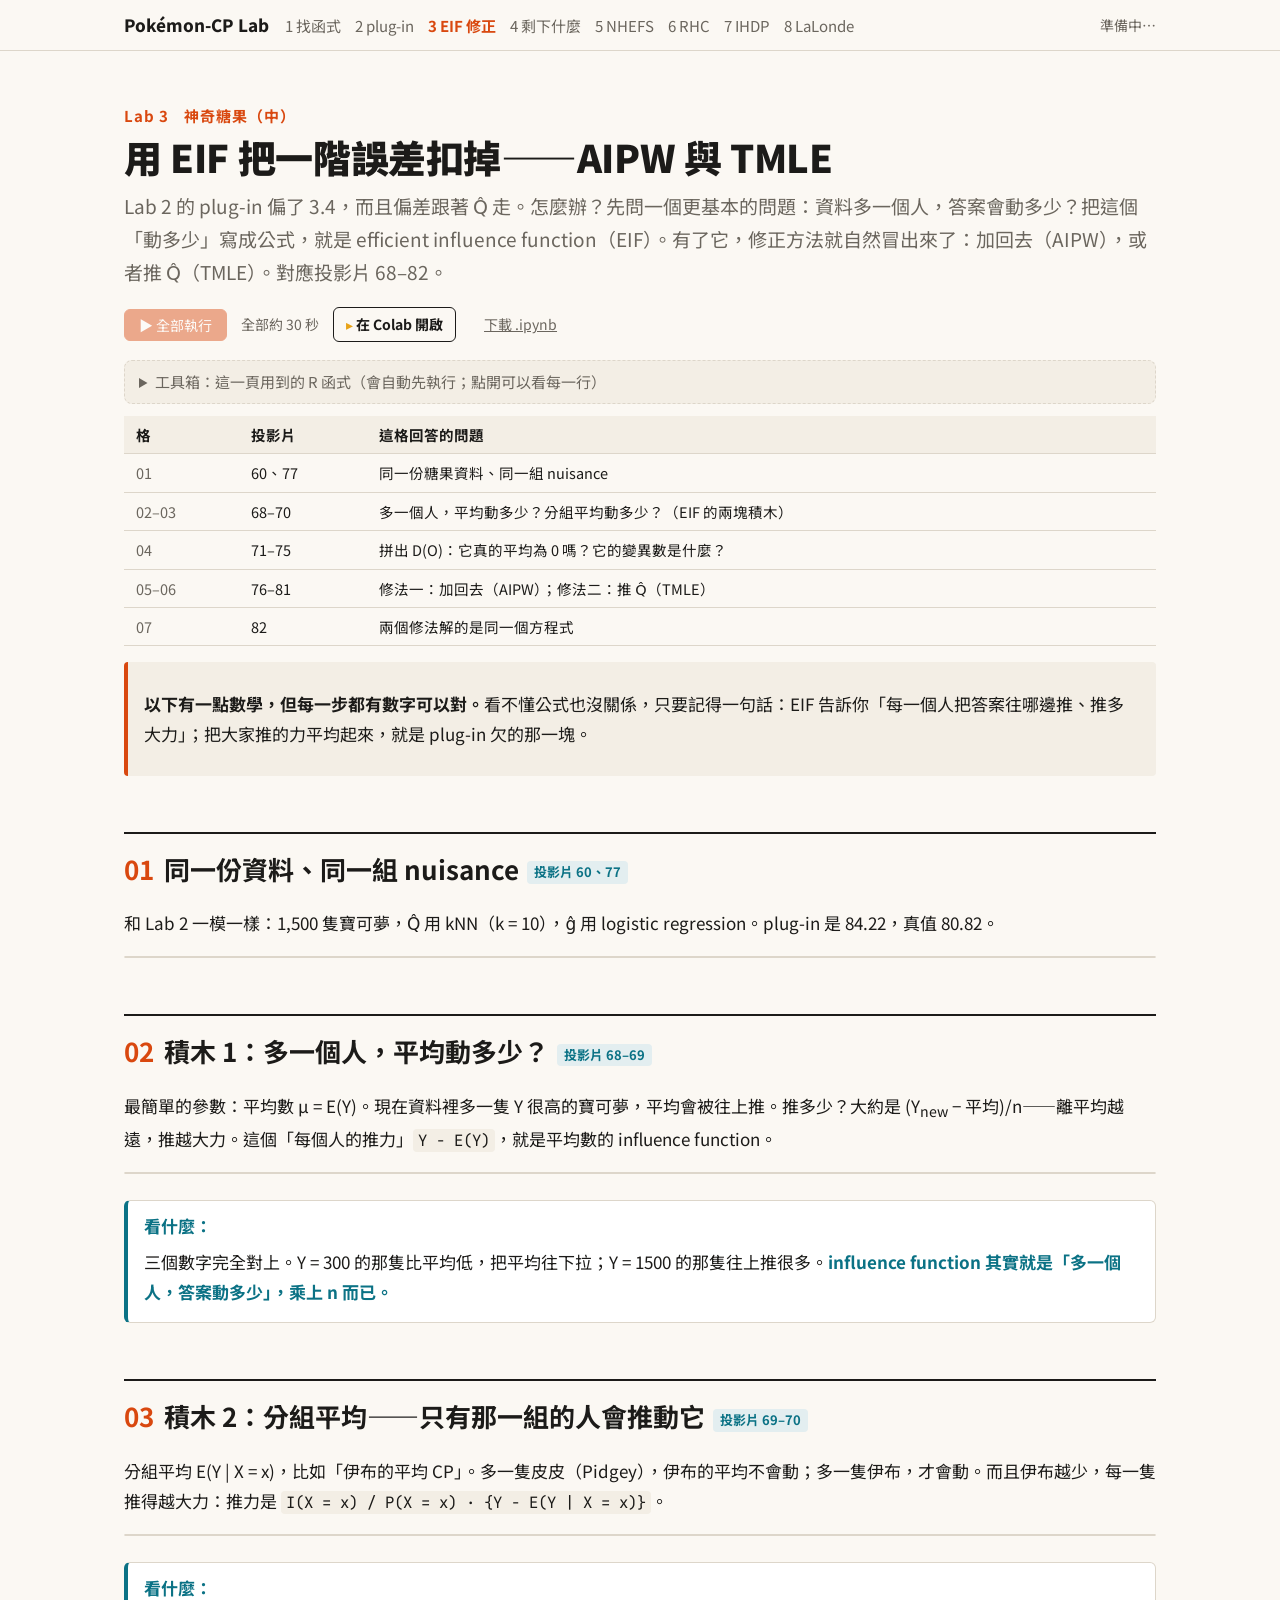
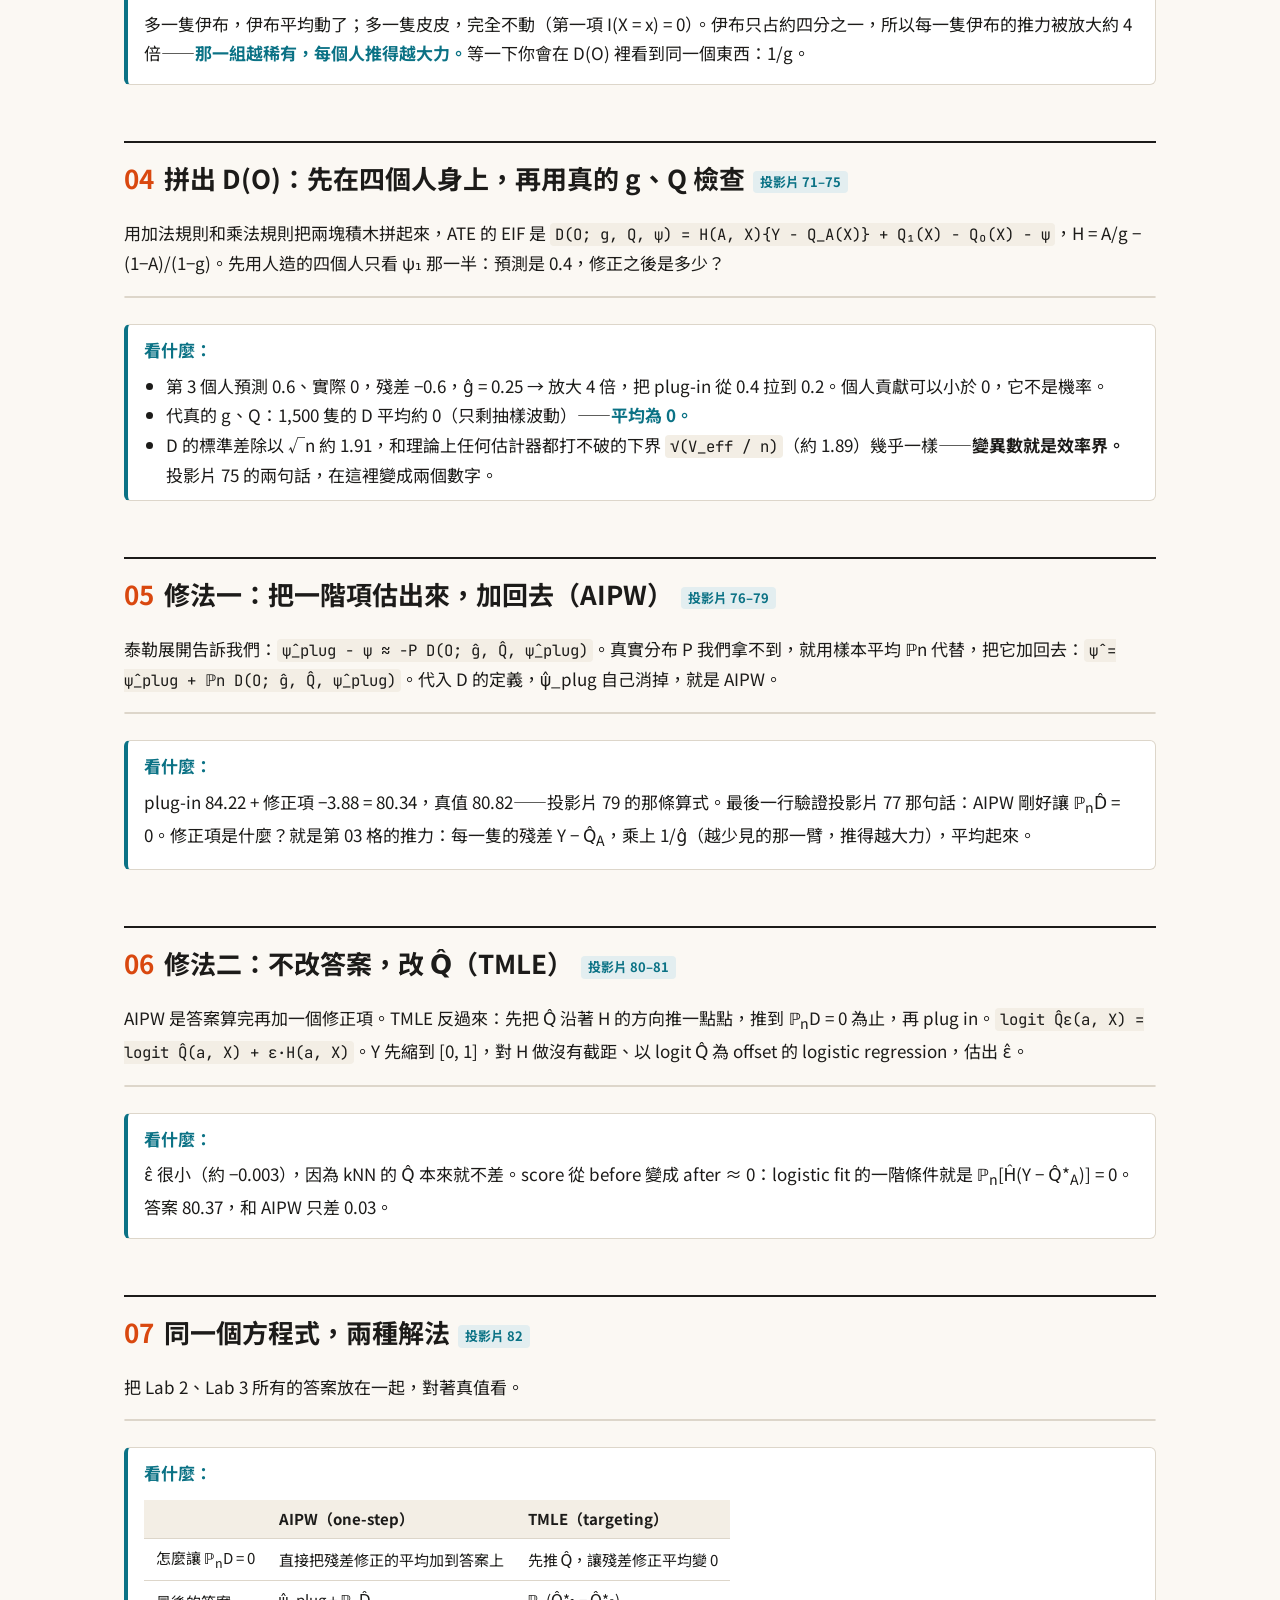
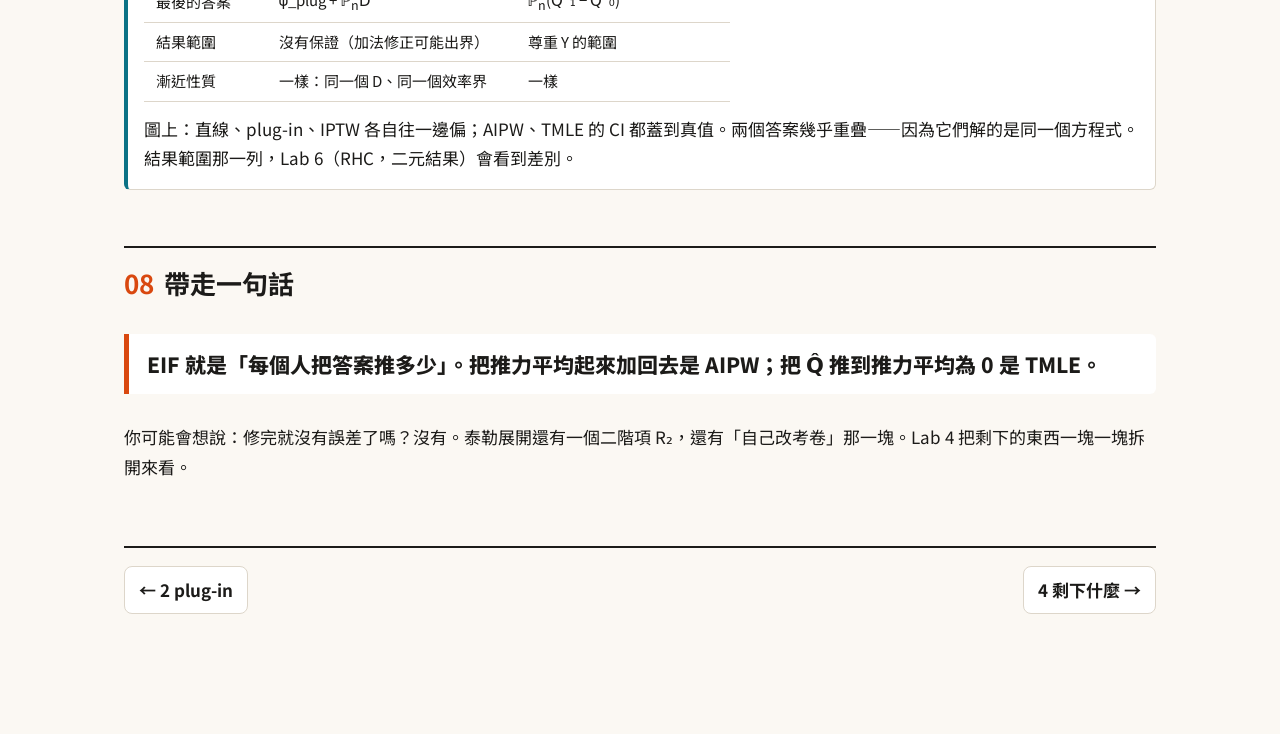
<file: 03_eif.html>
<!doctype html>
<html lang="zh-Hant">
<head>
<meta charset="utf-8">
<meta name="viewport" content="width=device-width, initial-scale=1">
<title>Lab 3　神奇糖果（中）：用 EIF 把一階誤差扣掉——AIPW 與 TMLE</title>
<link rel="preconnect" href="https://fonts.googleapis.com">
<link rel="preconnect" href="https://fonts.gstatic.com" crossorigin>
<link href="https://fonts.googleapis.com/css2?family=JetBrains+Mono:wght@400;600&family=Noto+Sans+TC:wght@400;700;900&display=swap" rel="stylesheet">
<link rel="stylesheet" href="web/style.css?v=8">
<script type="importmap">
{
 "imports": {
  "@codemirror/state": "https://esm.sh/*@codemirror/state@6.4.1",
  "@codemirror/view": "https://esm.sh/*@codemirror/view@6.26.3",
  "@codemirror/language": "https://esm.sh/*@codemirror/language@6.10.1",
  "@codemirror/commands": "https://esm.sh/*@codemirror/commands@6.5.0",
  "@codemirror/legacy-modes/mode/r": "https://esm.sh/*@codemirror/legacy-modes@6.4.0/mode/r",
  "@lezer/common": "https://esm.sh/*@lezer/common@1.2.1",
  "@lezer/highlight": "https://esm.sh/*@lezer/highlight@1.2.0",
  "@lezer/lr": "https://esm.sh/*@lezer/lr@1.4.0",
  "style-mod": "https://esm.sh/*style-mod@4.1.2",
  "w3c-keyname": "https://esm.sh/*w3c-keyname@2.2.8"
 }
}
</script>
</head>
<body data-files="" data-packages="">
<header class="top"><div class="wrap">
  <a class="home" href="index.html">Pokémon-CP Lab</a>
  <nav class="labs"><a href="01_ml.html">1 找函式</a><a href="02_plugin.html">2 plug-in</a><a href="03_eif.html" aria-current="page">3 EIF 修正</a><a href="04_remainder.html">4 剩下什麼</a><a href="05_nhefs.html">5 NHEFS</a><a href="06_rhc.html">6 RHC</a><a href="07_ihdp.html">7 IHDP</a><a href="08_lalonde.html">8 LaLonde</a></nav>
  <span id="status">準備中…</span>
</div></header>
<main>
<p class="kicker">Lab 3　神奇糖果（中）</p>
<h1>用 EIF 把一階誤差扣掉——AIPW 與 TMLE</h1>
<p class="lead">Lab 2 的 plug-in 偏了 3.4，而且偏差跟著 Q̂ 走。怎麼辦？先問一個更基本的問題：資料多一個人，答案會動多少？把這個「動多少」寫成公式，就是 efficient influence function（EIF）。有了它，修正方法就自然冒出來了：加回去（AIPW），或者推 Q̂（TMLE）。對應投影片 68–82。</p>
<div class="actions"><button id="runall" disabled>▶ 全部執行</button><span class="time">全部約 30 秒</span>
<a class="colab" href="https://colab.research.google.com/github/kiwi710680/Pokemon-CP/blob/main/colab/03_eif.ipynb" target="_blank" rel="noopener">在 Colab 開啟</a>
<a class="dl" href="colab/03_eif.ipynb" download>下載 .ipynb</a></div>
<details class="toolbox"><summary>工具箱：這一頁用到的 R 函式（會自動先執行；點開可以看每一行）</summary>
<div class="cell" data-label="工具箱"><script type="text/r">
# ---- estimators: one set of nuisance predictions -> different answers ----
# Notation (same as the slides): O = (X, A, Y)
#   Q(a, X) = E[Y | A = a, X]            outcome regression   -> nu$Q1, nu$Q0
#   g(X)    = P(A = 1 | X)               propensity score     -> nu$g
#   H(A, X) = A / g - (1 - A) / (1 - g)  clever covariate
#   D(O; g, Q, psi) = H (Y - Q_A) + Q1 - Q0 - psi   efficient influence function of the ATE
expit <- function(x) 1 / (1 + exp(-x))
bound <- function(p, lo = 0.025, hi = 0.975) pmin(pmax(p, lo), hi)

est_plugin <- function(nu) mean(nu$Q1 - nu$Q0)               # g-computation: predict twice, subtract, average

est_ipw_ht <- function(dat, nu)                               # Horvitz-Thompson IPTW: divide by n
  mean(dat$A * dat$Y / nu$g - (1 - dat$A) * dat$Y / (1 - nu$g))

est_ipw <- function(dat, nu) {                                # Hajek (stabilized) IPTW: divide by the sum of weights
  w1 <- dat$A / nu$g; w0 <- (1 - dat$A) / (1 - nu$g)
  sum(w1 * dat$Y) / sum(w1) - sum(w0 * dat$Y) / sum(w0)
}

eif <- function(dat, nu, psi) {
  H  <- dat$A / nu$g - (1 - dat$A) / (1 - nu$g)
  QA <- ifelse(dat$A == 1, nu$Q1, nu$Q0)
  H * (dat$Y - QA) + nu$Q1 - nu$Q0 - psi
}

wald <- function(psi, D) {                                    # SE from the EIF: sqrt(mean(D^2) / n)
  se <- sqrt(mean(D^2) / length(D))
  c(est = psi, se = se, lo = psi - 1.96 * se, hi = psi + 1.96 * se)
}

est_aipw <- function(dat, nu) {                               # one-step: psi_plug + P_n D  (solves P_n D = 0)
  psi <- mean(eif(dat, nu, 0))
  wald(psi, eif(dat, nu, psi))
}

est_tmle <- function(dat, nu, ybounds = range(dat$Y)) {       # targeting: move Q-hat along H until P_n D = 0
  lo <- ybounds[1]; hi <- ybounds[2]
  sc <- function(y) pmin(pmax((y - lo) / (hi - lo), 1e-6), 1 - 1e-6)
  Ys <- (dat$Y - lo) / (hi - lo)
  Q1s <- sc(nu$Q1); Q0s <- sc(nu$Q0); QAs <- ifelse(dat$A == 1, Q1s, Q0s)
  H  <- dat$A / nu$g - (1 - dat$A) / (1 - nu$g)
  fl <- suppressWarnings(glm(Ys ~ -1 + H, offset = qlogis(QAs), family = quasibinomial()))
  eps <- unname(coef(fl))
  Q1t <- expit(qlogis(Q1s) + eps / nu$g)
  Q0t <- expit(qlogis(Q0s) - eps / (1 - nu$g))
  nu_t <- data.frame(Q1 = lo + (hi - lo) * Q1t, Q0 = lo + (hi - lo) * Q0t, g = nu$g)
  psi <- mean(nu_t$Q1 - nu_t$Q0)
  c(wald(psi, eif(dat, nu_t, psi)), eps = eps)
}

weight_summary <- function(dat, nu) {                         # largest weight and effective sample size (ESS)
  w <- ifelse(dat$A == 1, 1 / nu$g, 1 / (1 - nu$g))
  c(max_weight = max(w),
    ESS_treated = sum(w[dat$A == 1])^2 / sum(w[dat$A == 1]^2), n_treated = sum(dat$A),
    ESS_control = sum(w[dat$A == 0])^2 / sum(w[dat$A == 0]^2), n_control = sum(1 - dat$A))
}

# ---- magic candy: simulated data, so the truth (Q, g, psi) is known ----
species_levels <- c("Pidgey", "Weedle", "Caterpie", "Eevee")

simulate_candy <- function(n = 800, seed = NULL, strength = 1) {
  if (!is.null(seed)) set.seed(seed)
  species <- factor(sample(species_levels, n, replace = TRUE, prob = c(.40, .20, .15, .25)), levels = species_levels)
  top <- c(Pidgey = 450, Weedle = 260, Caterpie = 260, Eevee = 650)[as.character(species)]
  cp  <- round(10 + top * rbeta(n, 2, 2.5))
  mult <- c(Pidgey = 1.85, Weedle = 1.10, Caterpie = 1.08, Eevee = 2.60)[as.character(species)]
  f0   <- mult * cp * (1 - cp / 2600)                         # evolution curve, bends at high CP
  # trainers prefer strong Pokemon and Eevee: confounding. Larger strength -> g closer to 0 or 1
  g0 <- expit(strength * (-1.8 + 3.2 * (cp / top)) + 0.5 * (species == "Eevee"))
  A  <- rbinom(n, 1, g0)
  tau <- 20 + 0.30 * cp                                       # candy effect: stronger Pokemon gain more
  Y1 <- f0 + tau + rnorm(n, 0, 30)
  Y0 <- f0 + rnorm(n, 0, 30)
  data.frame(species, cp, A, Y = ifelse(A == 1, Y1, Y0), g0, Q1 = f0 + tau, Q0 = f0, Y1, Y0)
}

candy_truth <- function(n = 2e6, seed = 1) {                  # population ATE = E[tau(X)]
  set.seed(seed)
  species <- sample(species_levels, n, replace = TRUE, prob = c(.40, .20, .15, .25))
  top <- c(Pidgey = 450, Weedle = 260, Caterpie = 260, Eevee = 650)[species]
  mean(20 + 0.30 * round(10 + top * rbeta(n, 2, 2.5)))
}
candy_population <- function(n = 20000, seed = 2027, strength = 1) simulate_candy(n, seed, strength)

# ---- nuisance learners ----
knn_Q <- function(train, newdata, a, k = 10) {                # same species, same arm, k nearest CP, average Y
  out <- rep(NA_real_, nrow(newdata))
  for (s in levels(newdata$species)) {
    tr <- train[train$species == s & train$A == a, ]
    id <- which(newdata$species == s)
    if (length(id) == 0) next
    if (nrow(tr) == 0) { out[id] <- mean(train$Y[train$A == a]); next }
    kk <- min(k, nrow(tr))
    D  <- abs(outer(newdata$cp[id], tr$cp, "-"))
    out[id] <- apply(D, 1, function(d) mean(tr$Y[order(d)[seq_len(kk)]]))
  }
  out
}
lin_Q <- function(train, newdata, a) predict(lm(Y ~ A + species + cp, data = train), transform(newdata, A = a))  # one straight line (slide 62)
logit_g <- function(train, newdata) {                        # each species its own intercept and slope
  fit <- glm(A ~ species + species:cp, family = binomial, data = train)
  bound(predict(fit, newdata, type = "response"))
}

fit_nuisance <- function(train, newdata, Qlearner = "knn", k = 10) {
  if (Qlearner == "knn") { Q1 <- knn_Q(train, newdata, 1, k); Q0 <- knn_Q(train, newdata, 0, k) }
  else { Q1 <- lin_Q(train, newdata, 1); Q0 <- lin_Q(train, newdata, 0) }
  data.frame(Q1 = Q1, Q0 = Q0, g = logit_g(train, newdata))
}
nuisance_full <- function(dat, ...) fit_nuisance(dat, dat, ...)          # train and predict on the same Pokemon
nuisance_crossfit <- function(dat, K = 5, seed = NULL, ...) {             # each prediction comes from the other folds
  if (!is.null(seed)) set.seed(seed)
  fold <- sample(rep(seq_len(K), length.out = nrow(dat)))
  nu <- data.frame(Q1 = NA_real_, Q0 = NA_real_, g = NA_real_)[rep(1, nrow(dat)), ]
  for (k in seq_len(K)) { te <- fold == k; nu[te, ] <- fit_nuisance(dat[!te, ], dat[te, ], ...) }
  rownames(nu) <- NULL
  nu
}

all_estimates <- function(dat, k = 10, K = 5) {
  nf <- nuisance_full(dat, k = k); nc <- nuisance_crossfit(dat, K = K, k = k)
  rbind(naive       = c(est = mean(dat$Y[dat$A == 1]) - mean(dat$Y[dat$A == 0]), se = NA, lo = NA, hi = NA),
        linear      = c(est = unname(coef(lm(Y ~ A + species + cp, data = dat))["A"]), se = NA, lo = NA, hi = NA),
        plugin_knn  = c(est = est_plugin(nf), se = NA, lo = NA, hi = NA),
        ipw         = c(est = est_ipw(dat, nf), se = NA, lo = NA, hi = NA),
        aipw_full   = est_aipw(dat, nf),
        tmle_full   = est_tmle(dat, nf)[1:4],
        aipw_cf_DML = est_aipw(dat, nc),
        tmle_cf     = est_tmle(dat, nc)[1:4])
}

# ---- only a simulation can do this: split the error into pieces ----
#   plug-in: psi_plug - psi = sampling + first-order bias + empirical process
#   AIPW   : psi_AIPW - psi = (P_n - P)D + R2 + empirical process
# "P" (population mean) is approximated by a large population `pop`
decompose_candy <- function(dat, pop, k = 10, scheme = c("full", "crossfit"), K = 5, seed = 1) {
  scheme <- match.arg(scheme)
  psi <- candy_truth(); n <- nrow(dat)
  set.seed(seed)
  fold <- if (scheme == "full") rep(1L, n) else sample(rep(seq_len(K), length.out = n))
  nu <- data.frame(Q1 = numeric(n), Q0 = numeric(n), g = numeric(n))
  first_order <- 0; R2 <- 0; gerr <- 0; qerr <- 0
  for (f in unique(fold)) {
    te <- fold == f
    tr <- if (scheme == "full") rep(TRUE, n) else !te
    nu[te, ] <- fit_nuisance(dat[tr, ], dat[te, ], k = k)
    np <- fit_nuisance(dat[tr, ], pop, k = k)                 # the same model, evaluated on the population
    w <- mean(te)
    r2_unit <- (np$g - pop$g0) / np$g * (np$Q1 - pop$Q1) + (np$g - pop$g0) / (1 - np$g) * (np$Q0 - pop$Q0)
    fo_unit <- (np$Q1 - pop$Q1) - (np$Q0 - pop$Q0)
    first_order <- first_order + w * mean(fo_unit)
    R2 <- R2 + w * mean(r2_unit)
    if (f == fold[1]) units <- data.frame(species = pop$species, cp = pop$cp, g_err = np$g - pop$g0,
                                          Q1_err = np$Q1 - pop$Q1, Q0_err = np$Q0 - pop$Q0,
                                          R2_unit = r2_unit, first_order_unit = fo_unit)
    gerr <- gerr + w * mean((np$g - pop$g0)^2)
    qerr <- qerr + w * mean(((np$Q1 - pop$Q1)^2 + (np$Q0 - pop$Q0)^2) / 2)
  }
  plug <- mean(nu$Q1 - nu$Q0)
  aipw <- est_aipw(dat, nu)[["est"]]
  samp_plug <- mean(dat$Q1 - dat$Q0) - psi
  samp_aipw <- mean(eif(dat, data.frame(Q1 = dat$Q1, Q0 = dat$Q0, g = dat$g0), psi))   # (P_n - P)D, since PD = 0
  list(plugin = c(total = plug - psi, sampling = samp_plug, first_order = first_order,
                  emp_process = plug - psi - samp_plug - first_order),
       aipw = c(total = aipw - psi, sampling = samp_aipw, R2 = R2, emp_process = aipw - psi - samp_aipw - R2),
       L2 = c(g = sqrt(gerr), Q = sqrt(qerr), product = sqrt(gerr) * sqrt(qerr)),
       units = units)                                         # per-Pokemon errors (first fold's model), for plots
}

# Neyman orthogonality: move g and Q away from the truth by t, compare the two moments
orthogonality_curves <- function(pop, ts = seq(-1, 1, by = 0.05), dq1 = 40, dq0 = -20, dg = 0.6) {
  g <- pop$g0; Q1 <- pop$Q1; Q0 <- pop$Q0
  psi <- mean(Q1 - Q0)
  gbar <- g + dg * g * (1 - g)
  eif_moment <- function(t, move_g, move_Q) {
    gt <- if (move_g) g + t * (gbar - g) else g
    q1 <- if (move_Q) Q1 + t * dq1 else Q1
    q0 <- if (move_Q) Q0 + t * dq0 else Q0
    mean(q1 - q0 + g / gt * (Q1 - q1) - (1 - g) / (1 - gt) * (Q0 - q0)) - psi
  }
  data.frame(t = ts, plugin_Q = ts * (dq1 - dq0),
             eif_Q_only = sapply(ts, eif_moment, move_g = FALSE, move_Q = TRUE),
             eif_g_only = sapply(ts, eif_moment, move_g = TRUE, move_Q = FALSE),
             eif_both   = sapply(ts, eif_moment, move_g = TRUE, move_Q = TRUE))
}

# smallest possible SE: sqrt(V_eff / n), V_eff = E[sigma^2/g + sigma^2/(1-g)] + Var(tau), sigma = 30
candy_se_bound <- function(pop, n) sqrt((mean(30^2 / pop$g0 + 30^2 / (1 - pop$g0)) + var(pop$Q1 - pop$Q0)) / n)

# ---- plotting helpers (base graphics only) ----
COL <- list(red = "#D9480F", teal = "#0B7285", ink = "#1C1B19", muted = "#6B665E",
            gold = "#C98A0C", plum = "#7B3F8C", rule = "#DDD6CA")
lab_par <- function(...) par(mar = c(4.5, 5, 1.5, 1), las = 1, bty = "n", col.axis = COL$muted, ...)

overlap_plot <- function(g_raw, A, xlab = "estimated propensity score  g-hat(X)", labels = c("A = 1", "A = 0"), breaks = 40) {
  br <- seq(0, 1, length.out = breaks + 1)                    # mirrored histogram: treated up, control down
  h1 <- hist(pmin(pmax(g_raw[A == 1], 0), 1), breaks = br, plot = FALSE)$counts
  h0 <- hist(pmin(pmax(g_raw[A == 0], 0), 1), breaks = br, plot = FALSE)$counts
  lab_par()
  plot(NA, xlim = c(0, 1), ylim = c(-max(h0), max(h1)), axes = FALSE, xlab = xlab, ylab = "count")
  axis(1); yt <- pretty(c(-max(h0), max(h1))); axis(2, at = yt, labels = abs(yt))
  rect(br[-length(br)], 0, br[-1], h1, col = adjustcolor(COL$red, .8), border = "white")
  rect(br[-length(br)], 0, br[-1], -h0, col = adjustcolor(COL$teal, .8), border = "white")
  abline(h = 0)
  text(0.98, max(h1) * .85, labels[1], adj = 1, col = COL$red, font = 2)
  text(0.98, -max(h0) * .85, labels[2], adj = 1, col = COL$teal, font = 2)
}

forest_plot <- function(lab, est, lo = NA, hi = NA, ref = NULL, ref_lab = "", col = COL$ink, xlab = "estimate", xlim = NULL) {
  n <- length(est); y <- n:1
  rng <- range(c(est, lo, hi, ref), na.rm = TRUE)
  if (is.null(xlim)) xlim <- rng + c(-1, 1) * diff(rng) * 0.08
  op <- par(mar = c(4.5, min(22, max(8, 0.62 * max(nchar(lab)) + 1)), 1.5, 1), las = 1, bty = "n", col.axis = COL$muted)
  on.exit(par(op))
  plot(NA, xlim = xlim, ylim = c(0.5, n + 0.5), axes = FALSE, xlab = xlab, ylab = "")
  abline(h = y, col = "#F0EBE3")
  if (!is.null(ref)) {
    abline(v = ref, lty = 2, col = COL$muted); pos <- (ref[1] - xlim[1]) / diff(xlim)
    mtext(ref_lab, 3, at = ref[1], adj = if (pos > 0.7) 1 else if (pos < 0.3) 0 else 0.5, cex = .8, col = COL$muted)
  }
  ok <- !is.na(lo)
  segments(lo[ok], y[ok], hi[ok], y[ok], lwd = 3, col = rep_len(col, n)[ok])
  points(est, y, pch = 19, cex = 1.5, col = rep_len(col, n))
  axis(1); axis(2, at = y, labels = lab, tick = FALSE, col.axis = COL$ink)
}
</script></div></details>

<table class="map"><tr><th>格</th><th>投影片</th><th>這格回答的問題</th></tr><tr><td>01</td><td>60、77</td><td>同一份糖果資料、同一組 nuisance</td></tr><tr><td>02–03</td><td>68–70</td><td>多一個人，平均動多少？分組平均動多少？（EIF 的兩塊積木）</td></tr><tr><td>04</td><td>71–75</td><td>拼出 D(O)：它真的平均為 0 嗎？它的變異數是什麼？</td></tr><tr><td>05–06</td><td>76–81</td><td>修法一：加回去（AIPW）；修法二：推 Q̂（TMLE）</td></tr><tr><td>07</td><td>82</td><td>兩個修法解的是同一個方程式</td></tr></table>
<div class="note warn"><p><b>以下有一點數學，但每一步都有數字可以對。</b>看不懂公式也沒關係，只要記得一句話：EIF 告訴你「每一個人把答案往哪邊推、推多大力」；把大家推的力平均起來，就是 plug-in 欠的那一塊。</p></div>
<h2><span class="n">01</span>同一份資料、同一組 nuisance<span class="slide">投影片 60、77</span></h2>
<p>和 Lab 2 一模一樣：1,500 隻寶可夢，Q̂ 用 kNN（k = 10），ĝ 用 logistic regression。plug-in 是 84.22，真值 80.82。</p>
<div class="cell"><script type="text/r">
truth <- candy_truth()
d  <- simulate_candy(1500, seed = 2026)
nf <- nuisance_full(d, k = 10)
c(truth = truth, plugin = est_plugin(nf))
</script></div>
<h2><span class="n">02</span>積木 1：多一個人，平均動多少？<span class="slide">投影片 68–69</span></h2>
<p>最簡單的參數：平均數 μ = E(Y)。現在資料裡多一隻 Y 很高的寶可夢，平均會被往上推。推多少？大約是 (Y<sub>new</sub> − 平均)/n——離平均越遠，推越大力。這個「每個人的推力」<code>Y − E(Y)</code>，就是平均數的 influence function。</p>
<div class="cell"><script type="text/r">
y <- d$Y; n <- length(y)
for (y_new in c(300, 800, 1500)) {
  actual <- mean(c(y, y_new)) - mean(y)                       # how much the mean really moves
  approx <- (y_new - mean(y)) / (n + 1)                       # influence function / (n + 1)
  cat(sprintf("new Y = %4d   mean moves %+.3f   (Y_new - mean) / (n + 1) = %+.3f\n", y_new, actual, approx))
}
</script></div>
<div class="look"><b>看什麼：</b><p>三個數字完全對上。Y = 300 的那隻比平均低，把平均往下拉；Y = 1500 的那隻往上推很多。<b>influence function 其實就是「多一個人，答案動多少」，乘上 n 而已。</b></p></div>
<h2><span class="n">03</span>積木 2：分組平均——只有那一組的人會推動它<span class="slide">投影片 69–70</span></h2>
<p>分組平均 E(Y | X = x)，比如「伊布的平均 CP」。多一隻皮皮（Pidgey），伊布的平均不會動；多一隻伊布，才會動。而且伊布越少，每一隻推得越大力：推力是 <code>I(X = x) / P(X = x) · {Y − E(Y | X = x)}</code>。</p>
<div class="cell"><script type="text/r">
is_ev <- d$species == "Eevee"; p_ev <- mean(is_ev); m_ev <- mean(d$Y[is_ev])
new_ev <- data.frame(species = "Eevee", Y = 1500); new_pg <- data.frame(species = "Pidgey", Y = 1500)
move <- function(new) { s <- c(as.character(d$species), new$species); yy <- c(d$Y, new$Y); mean(yy[s == "Eevee"]) - m_ev }
rbind(add_an_Eevee  = c(actual = move(new_ev), formula = 1 / p_ev * (1500 - m_ev) / (n + 1)),
      add_a_Pidgey  = c(actual = move(new_pg), formula = 0))
c(share_of_Eevee = p_ev, push_multiplier = 1 / p_ev)
</script></div>
<div class="look"><b>看什麼：</b><p>多一隻伊布，伊布平均動了；多一隻皮皮，完全不動（第一項 I(X = x) = 0）。伊布只占約四分之一，所以每一隻伊布的推力被放大約 4 倍——<b>那一組越稀有，每個人推得越大力。</b>等一下你會在 D(O) 裡看到同一個東西：1/g。</p></div>
<h2><span class="n">04</span>拼出 D(O)：先在四個人身上，再用真的 g、Q 檢查<span class="slide">投影片 71–75</span></h2>
<p>用加法規則和乘法規則把兩塊積木拼起來，ATE 的 EIF 是 <code>D(O; g, Q, ψ) = H(A, X){Y − Q_A(X)} + Q₁(X) − Q₀(X) − ψ</code>，H = A/g − (1−A)/(1−g)。先用人造的四個人只看 ψ₁ 那一半：預測是 0.4，修正之後是多少？</p>
<div class="cell"><script type="text/r">
toy <- data.frame(A = c(1, 0, 1, 0), Y = c(1, 0, 0, 1), Q1hat = c(.2, .2, .6, .6), ghat = c(.5, .5, .25, .25))
toy$contribution <- with(toy, Q1hat + A * (Y - Q1hat) / ghat)    # one-step contribution for psi_1
toy
c(plugin = mean(toy$Q1hat), one_step = mean(toy$contribution))    # 0.4 -> 0.2
true_nu <- data.frame(Q1 = d$Q1, Q0 = d$Q0, g = d$g0)             # the true nuisances: only a simulation has them
D <- eif(d, true_nu, truth)
pop <- candy_population(20000)
c(mean_D = mean(D), sd_D = sd(D), SE_from_D = sd(D) / sqrt(n), efficiency_bound_SE = candy_se_bound(pop, n))
</script></div>
<div class="look"><b>看什麼：</b><ul><li>第 3 個人預測 0.6、實際 0，殘差 −0.6，ĝ = 0.25 → 放大 4 倍，把 plug-in 從 0.4 拉到 0.2。個人貢獻可以小於 0，它不是機率。</li><li>代真的 g、Q：1,500 隻的 D 平均約 0（只剩抽樣波動）——<b>平均為 0。</b></li><li>D 的標準差除以 √n 約 1.91，和理論上任何估計器都打不破的下界 <code>√(V_eff / n)</code>（約 1.89）幾乎一樣——<b>變異數就是效率界。</b>投影片 75 的兩句話，在這裡變成兩個數字。</li></ul></div>
<h2><span class="n">05</span>修法一：把一階項估出來，加回去（AIPW）<span class="slide">投影片 76–79</span></h2>
<p>泰勒展開告訴我們：<code>ψ̂_plug − ψ ≈ −P D(O; ĝ, Q̂, ψ̂_plug)</code>。真實分布 P 我們拿不到，就用樣本平均 ℙn 代替，把它加回去：<code>ψ̂ = ψ̂_plug + ℙn D(O; ĝ, Q̂, ψ̂_plug)</code>。代入 D 的定義，ψ̂_plug 自己消掉，就是 AIPW。</p>
<div class="cell"><script type="text/r">
plug <- est_plugin(nf)
one_step <- plug + mean(eif(d, nf, plug))        # psi_plug + P_n D-hat
H  <- d$A / nf$g - (1 - d$A) / (1 - nf$g); QA <- ifelse(d$A == 1, nf$Q1, nf$Q0)
c(plugin = plug, correction = mean(H * (d$Y - QA)), one_step = one_step, truth = truth)
est_aipw(d, nf)                                   # same number, plus an EIF-based SE and 95% CI
mean(eif(d, nf, one_step))                        # P_n D(O; g-hat, Q-hat, psi_AIPW) = 0
</script></div>
<div class="look"><b>看什麼：</b><p>plug-in 84.22 + 修正項 −3.88 = 80.34，真值 80.82——投影片 79 的那條算式。最後一行驗證投影片 77 那句話：AIPW 剛好讓 ℙ<sub>n</sub>D̂ = 0。修正項是什麼？就是第 03 格的推力：每一隻的殘差 Y − Q̂<sub>A</sub>，乘上 1/ĝ（越少見的那一臂，推得越大力），平均起來。</p></div>
<h2><span class="n">06</span>修法二：不改答案，改 Q̂（TMLE）<span class="slide">投影片 80–81</span></h2>
<p>AIPW 是答案算完再加一個修正項。TMLE 反過來：先把 Q̂ 沿著 H 的方向推一點點，推到 ℙ<sub>n</sub>D = 0 為止，再 plug in。<code>logit Q̂ε(a, X) = logit Q̂(a, X) + ε·H(a, X)</code>。Y 先縮到 [0, 1]，對 H 做沒有截距、以 logit Q̂ 為 offset 的 logistic regression，估出 ε̂。</p>
<div class="cell"><script type="text/r">
tm <- est_tmle(d, nf); tm
lo <- min(d$Y); hi <- max(d$Y); sc <- function(y) pmin(pmax((y - lo) / (hi - lo), 1e-6), 1 - 1e-6)
QAs <- sc(QA); QAstar <- expit(qlogis(QAs) + tm[["eps"]] * H)        # updated prediction for the observed arm
c(score_before = mean(H * ((d$Y - lo) / (hi - lo) - QAs)), score_after = mean(H * ((d$Y - lo) / (hi - lo) - QAstar)))
</script></div>
<div class="look"><b>看什麼：</b><p>ε̂ 很小（約 −0.003），因為 kNN 的 Q̂ 本來就不差。score 從 before 變成 after ≈ 0：logistic fit 的一階條件就是 ℙ<sub>n</sub>[Ĥ(Y − Q̂*<sub>A</sub>)] = 0。答案 80.37，和 AIPW 只差 0.03。</p></div>
<h2><span class="n">07</span>同一個方程式，兩種解法<span class="slide">投影片 82</span></h2>
<p>把 Lab 2、Lab 3 所有的答案放在一起，對著真值看。</p>
<div class="cell"><script type="text/r">
tab <- rbind(naive = c(est = mean(d$Y[d$A == 1]) - mean(d$Y[d$A == 0]), lo = NA, hi = NA),
             linear = c(unname(coef(lm(Y ~ A + species + cp, data = d))["A"]), NA, NA),
             plugin_kNN = c(plug, NA, NA), IPTW = c(est_ipw(d, nf), NA, NA),
             AIPW = est_aipw(d, nf)[c("est", "lo", "hi")], TMLE = tm[c("est", "lo", "hi")])
round(tab, 2)
keep <- rownames(tab) != "naive"                                  # naive (229) would squash the x axis
forest_plot(rownames(tab)[keep], tab[keep, 1], tab[keep, 2], tab[keep, 3], ref = truth, ref_lab = "truth 80.8",
            col = c(COL$muted, COL$red, COL$gold, COL$teal, COL$teal), xlab = "ATE estimate (CP)")
</script></div>
<div class="look"><b>看什麼：</b><table><tr><th></th><th>AIPW（one-step）</th><th>TMLE（targeting）</th></tr><tr><td>怎麼讓 ℙ<sub>n</sub>D = 0</td><td>直接把殘差修正的平均加到答案上</td><td>先推 Q̂，讓殘差修正平均變 0</td></tr><tr><td>最後的答案</td><td>ψ̂_plug + ℙ<sub>n</sub>D̂</td><td>ℙ<sub>n</sub>(Q̂*₁ − Q̂*₀)</td></tr><tr><td>結果範圍</td><td>沒有保證（加法修正可能出界）</td><td>尊重 Y 的範圍</td></tr><tr><td>漸近性質</td><td>一樣：同一個 D、同一個效率界</td><td>一樣</td></tr></table>
<p>圖上：直線、plug-in、IPTW 各自往一邊偏；AIPW、TMLE 的 CI 都蓋到真值。兩個答案幾乎重疊——因為它們解的是同一個方程式。結果範圍那一列，Lab 6（RHC，二元結果）會看到差別。</p></div>
<h2><span class="n">08</span>帶走一句話</h2>
<p class="punch">EIF 就是「每個人把答案推多少」。把推力平均起來加回去是 AIPW；把 Q̂ 推到推力平均為 0 是 TMLE。</p>
<p>你可能會想說：修完就沒有誤差了嗎？沒有。泰勒展開還有一個二階項 R₂，還有「自己改考卷」那一塊。Lab 4 把剩下的東西一塊一塊拆開來看。</p>
<nav class="pager"><a href="02_plugin.html">← 2 plug-in</a><a href="04_remainder.html">4 剩下什麼 →</a></nav>
</main>
<script type="module" src="web/runner.js?v=8"></script>
</body>
</html>
</file>
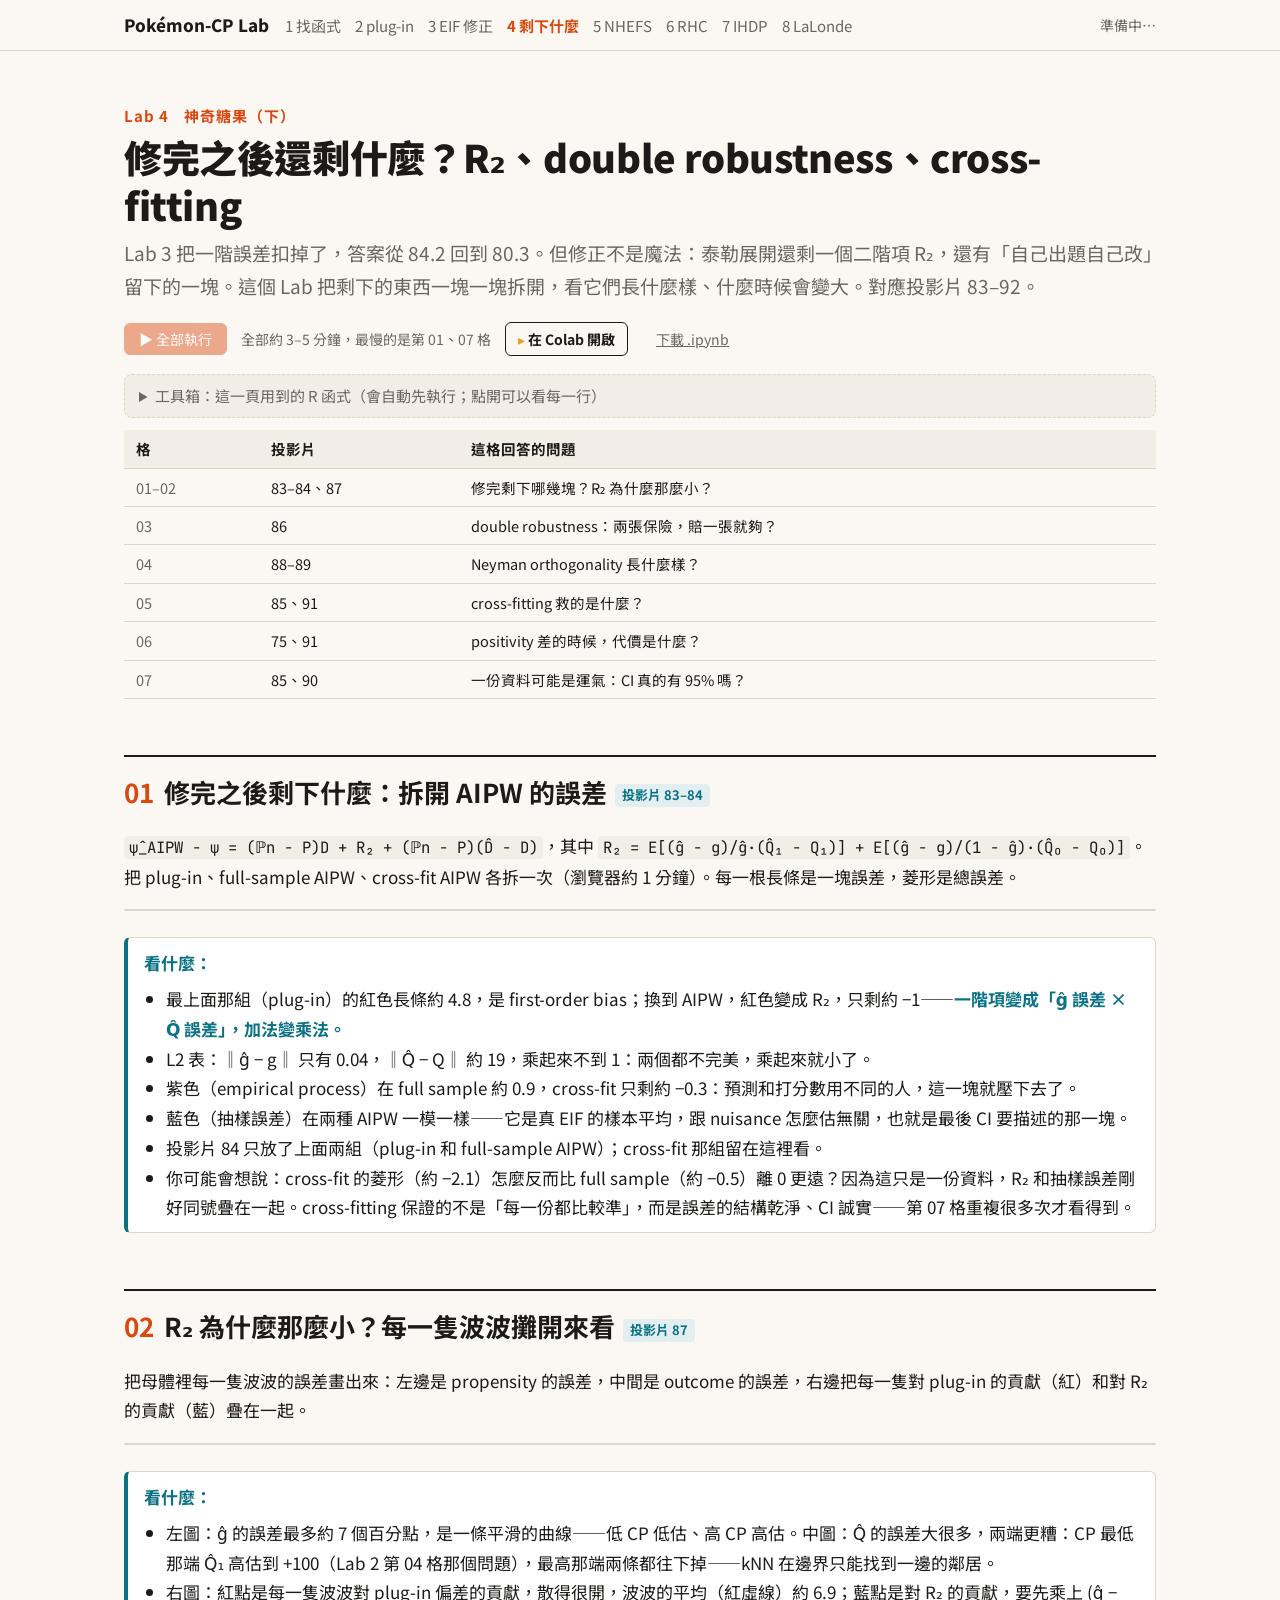
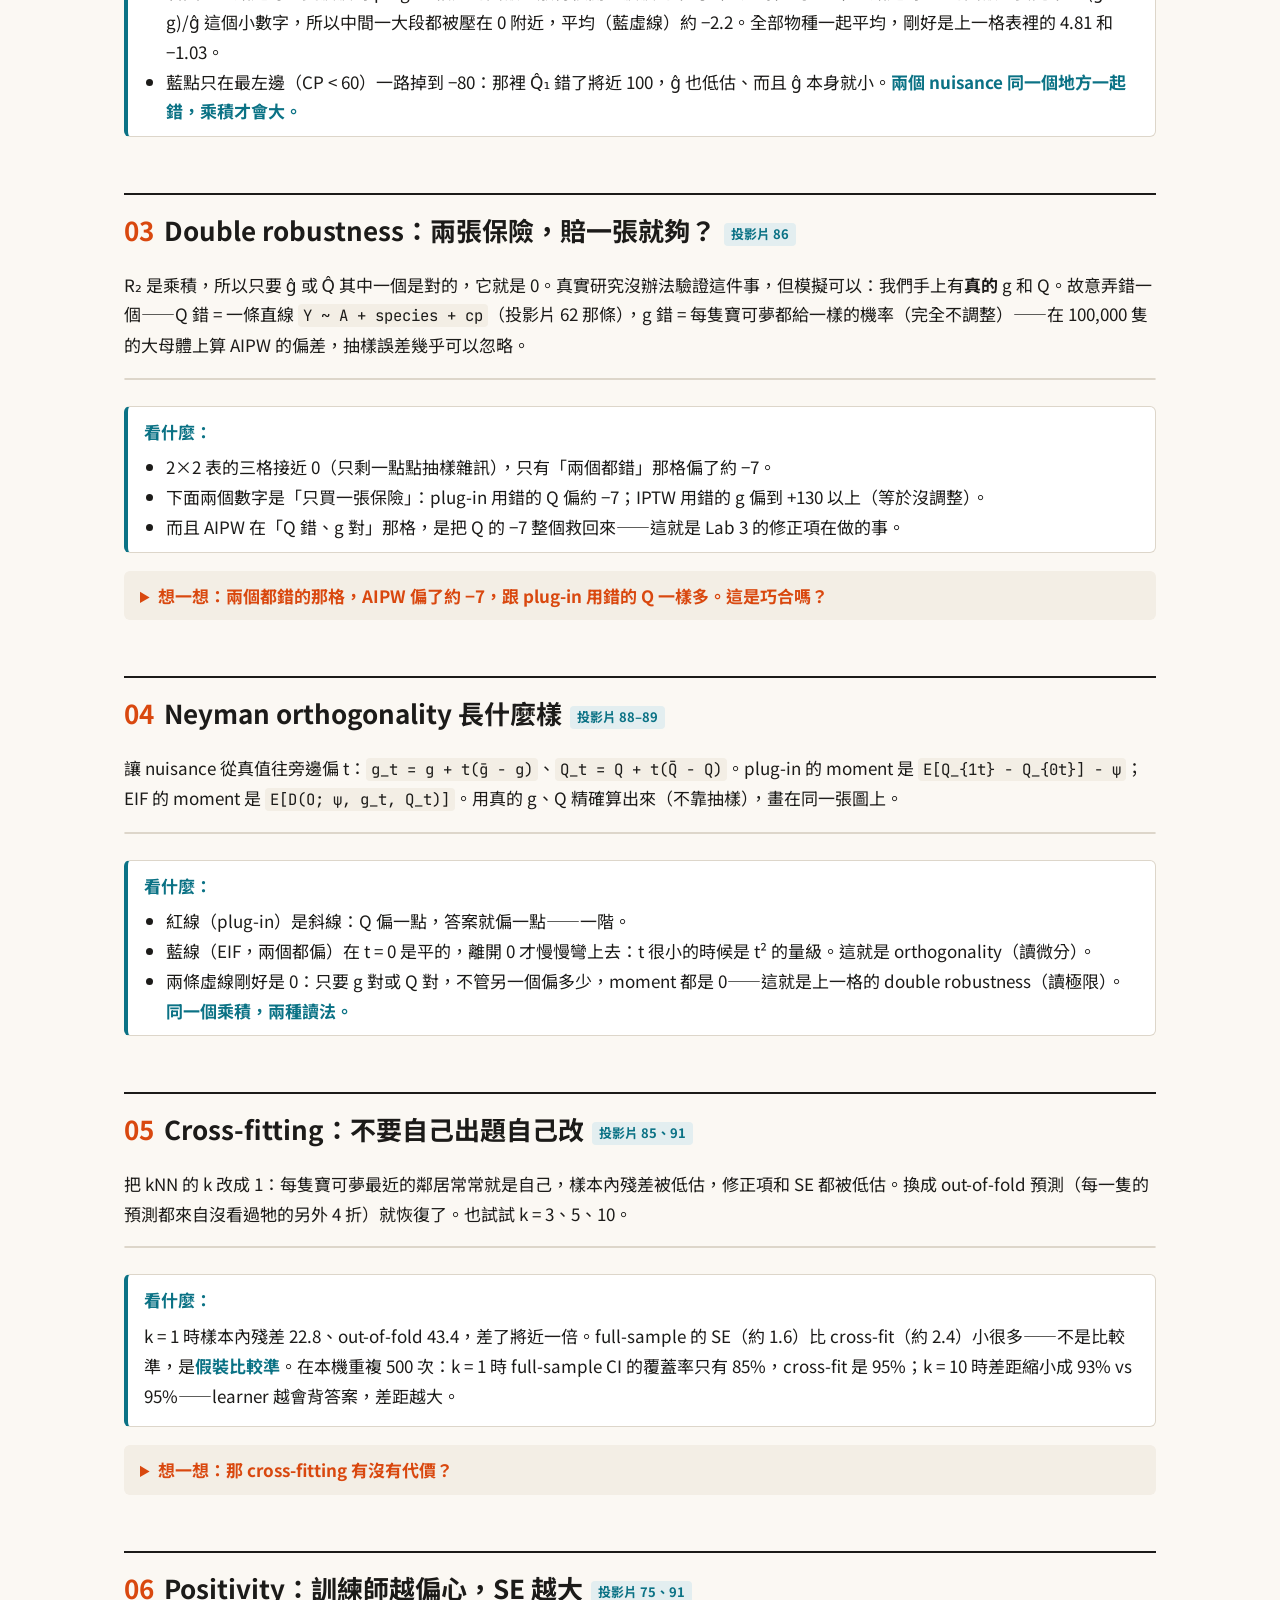
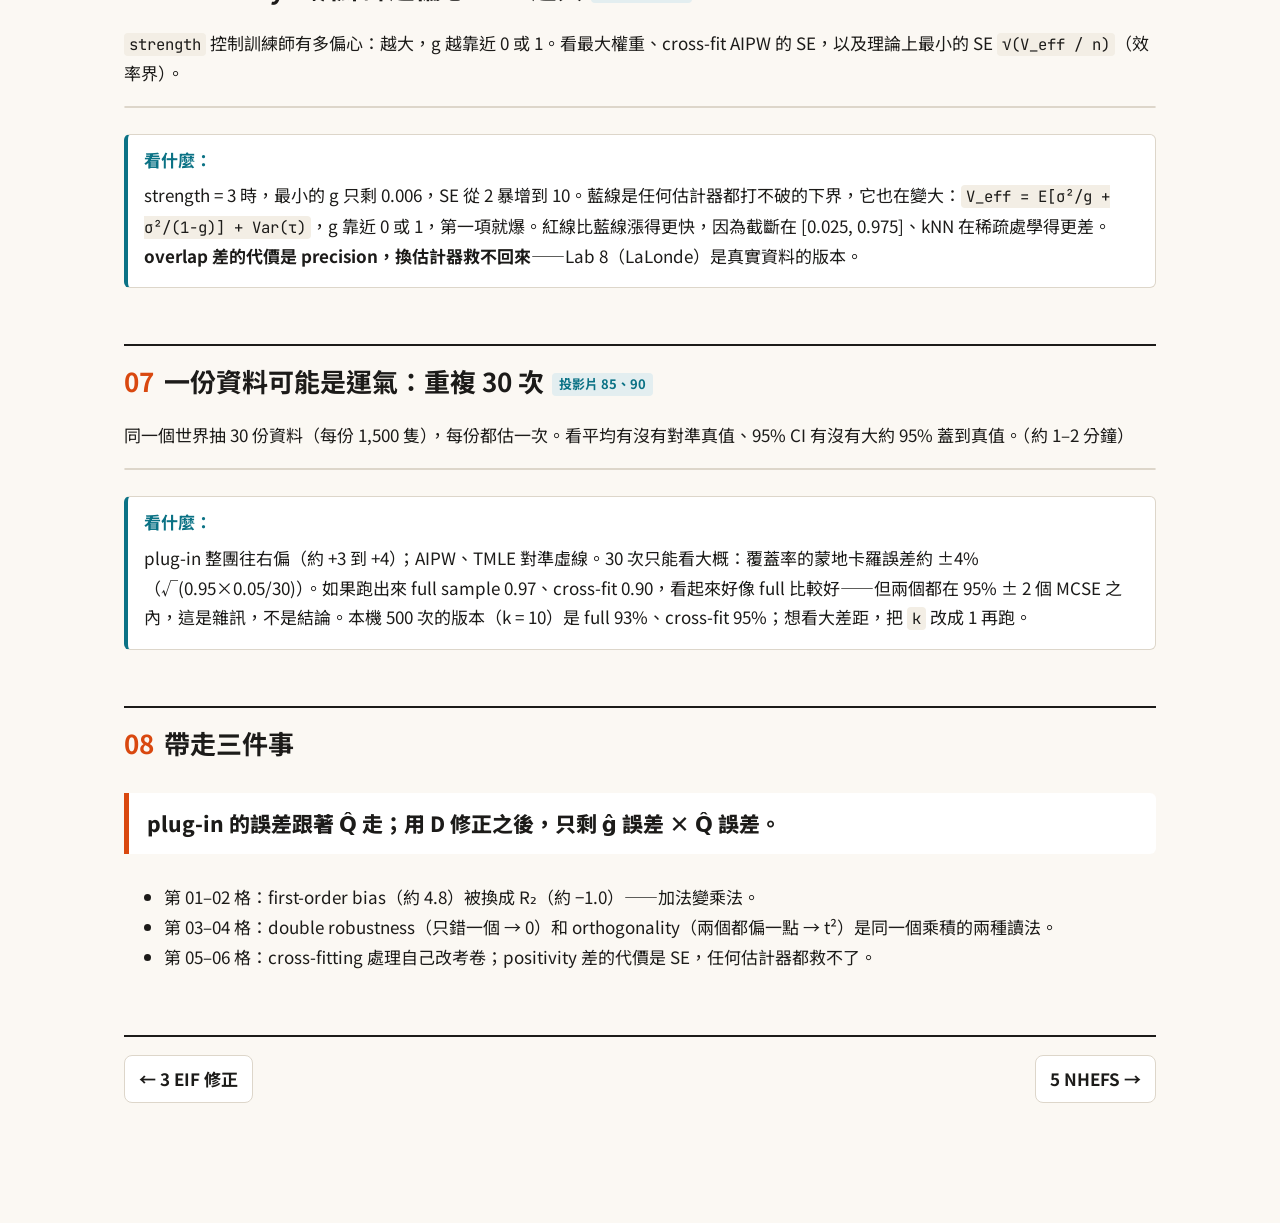
<file: 04_remainder.html>
<!doctype html>
<html lang="zh-Hant">
<head>
<meta charset="utf-8">
<meta name="viewport" content="width=device-width, initial-scale=1">
<title>Lab 4　神奇糖果（下）：修完之後還剩什麼？R₂、double robustness、cross-fitting</title>
<link rel="preconnect" href="https://fonts.googleapis.com">
<link rel="preconnect" href="https://fonts.gstatic.com" crossorigin>
<link href="https://fonts.googleapis.com/css2?family=JetBrains+Mono:wght@400;600&family=Noto+Sans+TC:wght@400;700;900&display=swap" rel="stylesheet">
<link rel="stylesheet" href="web/style.css?v=8">
<script type="importmap">
{
 "imports": {
  "@codemirror/state": "https://esm.sh/*@codemirror/state@6.4.1",
  "@codemirror/view": "https://esm.sh/*@codemirror/view@6.26.3",
  "@codemirror/language": "https://esm.sh/*@codemirror/language@6.10.1",
  "@codemirror/commands": "https://esm.sh/*@codemirror/commands@6.5.0",
  "@codemirror/legacy-modes/mode/r": "https://esm.sh/*@codemirror/legacy-modes@6.4.0/mode/r",
  "@lezer/common": "https://esm.sh/*@lezer/common@1.2.1",
  "@lezer/highlight": "https://esm.sh/*@lezer/highlight@1.2.0",
  "@lezer/lr": "https://esm.sh/*@lezer/lr@1.4.0",
  "style-mod": "https://esm.sh/*style-mod@4.1.2",
  "w3c-keyname": "https://esm.sh/*w3c-keyname@2.2.8"
 }
}
</script>
</head>
<body data-files="" data-packages="">
<header class="top"><div class="wrap">
  <a class="home" href="index.html">Pokémon-CP Lab</a>
  <nav class="labs"><a href="01_ml.html">1 找函式</a><a href="02_plugin.html">2 plug-in</a><a href="03_eif.html">3 EIF 修正</a><a href="04_remainder.html" aria-current="page">4 剩下什麼</a><a href="05_nhefs.html">5 NHEFS</a><a href="06_rhc.html">6 RHC</a><a href="07_ihdp.html">7 IHDP</a><a href="08_lalonde.html">8 LaLonde</a></nav>
  <span id="status">準備中…</span>
</div></header>
<main>
<p class="kicker">Lab 4　神奇糖果（下）</p>
<h1>修完之後還剩什麼？R₂、double robustness、cross-fitting</h1>
<p class="lead">Lab 3 把一階誤差扣掉了，答案從 84.2 回到 80.3。但修正不是魔法：泰勒展開還剩一個二階項 R₂，還有「自己出題自己改」留下的一塊。這個 Lab 把剩下的東西一塊一塊拆開，看它們長什麼樣、什麼時候會變大。對應投影片 83–92。</p>
<div class="actions"><button id="runall" disabled>▶ 全部執行</button><span class="time">全部約 3–5 分鐘，最慢的是第 01、07 格</span>
<a class="colab" href="https://colab.research.google.com/github/kiwi710680/Pokemon-CP/blob/main/colab/04_remainder.ipynb" target="_blank" rel="noopener">在 Colab 開啟</a>
<a class="dl" href="colab/04_remainder.ipynb" download>下載 .ipynb</a></div>
<details class="toolbox"><summary>工具箱：這一頁用到的 R 函式（會自動先執行；點開可以看每一行）</summary>
<div class="cell" data-label="工具箱"><script type="text/r">
# ---- estimators: one set of nuisance predictions -> different answers ----
# Notation (same as the slides): O = (X, A, Y)
#   Q(a, X) = E[Y | A = a, X]            outcome regression   -> nu$Q1, nu$Q0
#   g(X)    = P(A = 1 | X)               propensity score     -> nu$g
#   H(A, X) = A / g - (1 - A) / (1 - g)  clever covariate
#   D(O; g, Q, psi) = H (Y - Q_A) + Q1 - Q0 - psi   efficient influence function of the ATE
expit <- function(x) 1 / (1 + exp(-x))
bound <- function(p, lo = 0.025, hi = 0.975) pmin(pmax(p, lo), hi)

est_plugin <- function(nu) mean(nu$Q1 - nu$Q0)               # g-computation: predict twice, subtract, average

est_ipw_ht <- function(dat, nu)                               # Horvitz-Thompson IPTW: divide by n
  mean(dat$A * dat$Y / nu$g - (1 - dat$A) * dat$Y / (1 - nu$g))

est_ipw <- function(dat, nu) {                                # Hajek (stabilized) IPTW: divide by the sum of weights
  w1 <- dat$A / nu$g; w0 <- (1 - dat$A) / (1 - nu$g)
  sum(w1 * dat$Y) / sum(w1) - sum(w0 * dat$Y) / sum(w0)
}

eif <- function(dat, nu, psi) {
  H  <- dat$A / nu$g - (1 - dat$A) / (1 - nu$g)
  QA <- ifelse(dat$A == 1, nu$Q1, nu$Q0)
  H * (dat$Y - QA) + nu$Q1 - nu$Q0 - psi
}

wald <- function(psi, D) {                                    # SE from the EIF: sqrt(mean(D^2) / n)
  se <- sqrt(mean(D^2) / length(D))
  c(est = psi, se = se, lo = psi - 1.96 * se, hi = psi + 1.96 * se)
}

est_aipw <- function(dat, nu) {                               # one-step: psi_plug + P_n D  (solves P_n D = 0)
  psi <- mean(eif(dat, nu, 0))
  wald(psi, eif(dat, nu, psi))
}

est_tmle <- function(dat, nu, ybounds = range(dat$Y)) {       # targeting: move Q-hat along H until P_n D = 0
  lo <- ybounds[1]; hi <- ybounds[2]
  sc <- function(y) pmin(pmax((y - lo) / (hi - lo), 1e-6), 1 - 1e-6)
  Ys <- (dat$Y - lo) / (hi - lo)
  Q1s <- sc(nu$Q1); Q0s <- sc(nu$Q0); QAs <- ifelse(dat$A == 1, Q1s, Q0s)
  H  <- dat$A / nu$g - (1 - dat$A) / (1 - nu$g)
  fl <- suppressWarnings(glm(Ys ~ -1 + H, offset = qlogis(QAs), family = quasibinomial()))
  eps <- unname(coef(fl))
  Q1t <- expit(qlogis(Q1s) + eps / nu$g)
  Q0t <- expit(qlogis(Q0s) - eps / (1 - nu$g))
  nu_t <- data.frame(Q1 = lo + (hi - lo) * Q1t, Q0 = lo + (hi - lo) * Q0t, g = nu$g)
  psi <- mean(nu_t$Q1 - nu_t$Q0)
  c(wald(psi, eif(dat, nu_t, psi)), eps = eps)
}

weight_summary <- function(dat, nu) {                         # largest weight and effective sample size (ESS)
  w <- ifelse(dat$A == 1, 1 / nu$g, 1 / (1 - nu$g))
  c(max_weight = max(w),
    ESS_treated = sum(w[dat$A == 1])^2 / sum(w[dat$A == 1]^2), n_treated = sum(dat$A),
    ESS_control = sum(w[dat$A == 0])^2 / sum(w[dat$A == 0]^2), n_control = sum(1 - dat$A))
}

# ---- magic candy: simulated data, so the truth (Q, g, psi) is known ----
species_levels <- c("Pidgey", "Weedle", "Caterpie", "Eevee")

simulate_candy <- function(n = 800, seed = NULL, strength = 1) {
  if (!is.null(seed)) set.seed(seed)
  species <- factor(sample(species_levels, n, replace = TRUE, prob = c(.40, .20, .15, .25)), levels = species_levels)
  top <- c(Pidgey = 450, Weedle = 260, Caterpie = 260, Eevee = 650)[as.character(species)]
  cp  <- round(10 + top * rbeta(n, 2, 2.5))
  mult <- c(Pidgey = 1.85, Weedle = 1.10, Caterpie = 1.08, Eevee = 2.60)[as.character(species)]
  f0   <- mult * cp * (1 - cp / 2600)                         # evolution curve, bends at high CP
  # trainers prefer strong Pokemon and Eevee: confounding. Larger strength -> g closer to 0 or 1
  g0 <- expit(strength * (-1.8 + 3.2 * (cp / top)) + 0.5 * (species == "Eevee"))
  A  <- rbinom(n, 1, g0)
  tau <- 20 + 0.30 * cp                                       # candy effect: stronger Pokemon gain more
  Y1 <- f0 + tau + rnorm(n, 0, 30)
  Y0 <- f0 + rnorm(n, 0, 30)
  data.frame(species, cp, A, Y = ifelse(A == 1, Y1, Y0), g0, Q1 = f0 + tau, Q0 = f0, Y1, Y0)
}

candy_truth <- function(n = 2e6, seed = 1) {                  # population ATE = E[tau(X)]
  set.seed(seed)
  species <- sample(species_levels, n, replace = TRUE, prob = c(.40, .20, .15, .25))
  top <- c(Pidgey = 450, Weedle = 260, Caterpie = 260, Eevee = 650)[species]
  mean(20 + 0.30 * round(10 + top * rbeta(n, 2, 2.5)))
}
candy_population <- function(n = 20000, seed = 2027, strength = 1) simulate_candy(n, seed, strength)

# ---- nuisance learners ----
knn_Q <- function(train, newdata, a, k = 10) {                # same species, same arm, k nearest CP, average Y
  out <- rep(NA_real_, nrow(newdata))
  for (s in levels(newdata$species)) {
    tr <- train[train$species == s & train$A == a, ]
    id <- which(newdata$species == s)
    if (length(id) == 0) next
    if (nrow(tr) == 0) { out[id] <- mean(train$Y[train$A == a]); next }
    kk <- min(k, nrow(tr))
    D  <- abs(outer(newdata$cp[id], tr$cp, "-"))
    out[id] <- apply(D, 1, function(d) mean(tr$Y[order(d)[seq_len(kk)]]))
  }
  out
}
lin_Q <- function(train, newdata, a) predict(lm(Y ~ A + species + cp, data = train), transform(newdata, A = a))  # one straight line (slide 62)
logit_g <- function(train, newdata) {                        # each species its own intercept and slope
  fit <- glm(A ~ species + species:cp, family = binomial, data = train)
  bound(predict(fit, newdata, type = "response"))
}

fit_nuisance <- function(train, newdata, Qlearner = "knn", k = 10) {
  if (Qlearner == "knn") { Q1 <- knn_Q(train, newdata, 1, k); Q0 <- knn_Q(train, newdata, 0, k) }
  else { Q1 <- lin_Q(train, newdata, 1); Q0 <- lin_Q(train, newdata, 0) }
  data.frame(Q1 = Q1, Q0 = Q0, g = logit_g(train, newdata))
}
nuisance_full <- function(dat, ...) fit_nuisance(dat, dat, ...)          # train and predict on the same Pokemon
nuisance_crossfit <- function(dat, K = 5, seed = NULL, ...) {             # each prediction comes from the other folds
  if (!is.null(seed)) set.seed(seed)
  fold <- sample(rep(seq_len(K), length.out = nrow(dat)))
  nu <- data.frame(Q1 = NA_real_, Q0 = NA_real_, g = NA_real_)[rep(1, nrow(dat)), ]
  for (k in seq_len(K)) { te <- fold == k; nu[te, ] <- fit_nuisance(dat[!te, ], dat[te, ], ...) }
  rownames(nu) <- NULL
  nu
}

all_estimates <- function(dat, k = 10, K = 5) {
  nf <- nuisance_full(dat, k = k); nc <- nuisance_crossfit(dat, K = K, k = k)
  rbind(naive       = c(est = mean(dat$Y[dat$A == 1]) - mean(dat$Y[dat$A == 0]), se = NA, lo = NA, hi = NA),
        linear      = c(est = unname(coef(lm(Y ~ A + species + cp, data = dat))["A"]), se = NA, lo = NA, hi = NA),
        plugin_knn  = c(est = est_plugin(nf), se = NA, lo = NA, hi = NA),
        ipw         = c(est = est_ipw(dat, nf), se = NA, lo = NA, hi = NA),
        aipw_full   = est_aipw(dat, nf),
        tmle_full   = est_tmle(dat, nf)[1:4],
        aipw_cf_DML = est_aipw(dat, nc),
        tmle_cf     = est_tmle(dat, nc)[1:4])
}

# ---- only a simulation can do this: split the error into pieces ----
#   plug-in: psi_plug - psi = sampling + first-order bias + empirical process
#   AIPW   : psi_AIPW - psi = (P_n - P)D + R2 + empirical process
# "P" (population mean) is approximated by a large population `pop`
decompose_candy <- function(dat, pop, k = 10, scheme = c("full", "crossfit"), K = 5, seed = 1) {
  scheme <- match.arg(scheme)
  psi <- candy_truth(); n <- nrow(dat)
  set.seed(seed)
  fold <- if (scheme == "full") rep(1L, n) else sample(rep(seq_len(K), length.out = n))
  nu <- data.frame(Q1 = numeric(n), Q0 = numeric(n), g = numeric(n))
  first_order <- 0; R2 <- 0; gerr <- 0; qerr <- 0
  for (f in unique(fold)) {
    te <- fold == f
    tr <- if (scheme == "full") rep(TRUE, n) else !te
    nu[te, ] <- fit_nuisance(dat[tr, ], dat[te, ], k = k)
    np <- fit_nuisance(dat[tr, ], pop, k = k)                 # the same model, evaluated on the population
    w <- mean(te)
    r2_unit <- (np$g - pop$g0) / np$g * (np$Q1 - pop$Q1) + (np$g - pop$g0) / (1 - np$g) * (np$Q0 - pop$Q0)
    fo_unit <- (np$Q1 - pop$Q1) - (np$Q0 - pop$Q0)
    first_order <- first_order + w * mean(fo_unit)
    R2 <- R2 + w * mean(r2_unit)
    if (f == fold[1]) units <- data.frame(species = pop$species, cp = pop$cp, g_err = np$g - pop$g0,
                                          Q1_err = np$Q1 - pop$Q1, Q0_err = np$Q0 - pop$Q0,
                                          R2_unit = r2_unit, first_order_unit = fo_unit)
    gerr <- gerr + w * mean((np$g - pop$g0)^2)
    qerr <- qerr + w * mean(((np$Q1 - pop$Q1)^2 + (np$Q0 - pop$Q0)^2) / 2)
  }
  plug <- mean(nu$Q1 - nu$Q0)
  aipw <- est_aipw(dat, nu)[["est"]]
  samp_plug <- mean(dat$Q1 - dat$Q0) - psi
  samp_aipw <- mean(eif(dat, data.frame(Q1 = dat$Q1, Q0 = dat$Q0, g = dat$g0), psi))   # (P_n - P)D, since PD = 0
  list(plugin = c(total = plug - psi, sampling = samp_plug, first_order = first_order,
                  emp_process = plug - psi - samp_plug - first_order),
       aipw = c(total = aipw - psi, sampling = samp_aipw, R2 = R2, emp_process = aipw - psi - samp_aipw - R2),
       L2 = c(g = sqrt(gerr), Q = sqrt(qerr), product = sqrt(gerr) * sqrt(qerr)),
       units = units)                                         # per-Pokemon errors (first fold's model), for plots
}

# Neyman orthogonality: move g and Q away from the truth by t, compare the two moments
orthogonality_curves <- function(pop, ts = seq(-1, 1, by = 0.05), dq1 = 40, dq0 = -20, dg = 0.6) {
  g <- pop$g0; Q1 <- pop$Q1; Q0 <- pop$Q0
  psi <- mean(Q1 - Q0)
  gbar <- g + dg * g * (1 - g)
  eif_moment <- function(t, move_g, move_Q) {
    gt <- if (move_g) g + t * (gbar - g) else g
    q1 <- if (move_Q) Q1 + t * dq1 else Q1
    q0 <- if (move_Q) Q0 + t * dq0 else Q0
    mean(q1 - q0 + g / gt * (Q1 - q1) - (1 - g) / (1 - gt) * (Q0 - q0)) - psi
  }
  data.frame(t = ts, plugin_Q = ts * (dq1 - dq0),
             eif_Q_only = sapply(ts, eif_moment, move_g = FALSE, move_Q = TRUE),
             eif_g_only = sapply(ts, eif_moment, move_g = TRUE, move_Q = FALSE),
             eif_both   = sapply(ts, eif_moment, move_g = TRUE, move_Q = TRUE))
}

# smallest possible SE: sqrt(V_eff / n), V_eff = E[sigma^2/g + sigma^2/(1-g)] + Var(tau), sigma = 30
candy_se_bound <- function(pop, n) sqrt((mean(30^2 / pop$g0 + 30^2 / (1 - pop$g0)) + var(pop$Q1 - pop$Q0)) / n)

# ---- plotting helpers (base graphics only) ----
COL <- list(red = "#D9480F", teal = "#0B7285", ink = "#1C1B19", muted = "#6B665E",
            gold = "#C98A0C", plum = "#7B3F8C", rule = "#DDD6CA")
lab_par <- function(...) par(mar = c(4.5, 5, 1.5, 1), las = 1, bty = "n", col.axis = COL$muted, ...)

overlap_plot <- function(g_raw, A, xlab = "estimated propensity score  g-hat(X)", labels = c("A = 1", "A = 0"), breaks = 40) {
  br <- seq(0, 1, length.out = breaks + 1)                    # mirrored histogram: treated up, control down
  h1 <- hist(pmin(pmax(g_raw[A == 1], 0), 1), breaks = br, plot = FALSE)$counts
  h0 <- hist(pmin(pmax(g_raw[A == 0], 0), 1), breaks = br, plot = FALSE)$counts
  lab_par()
  plot(NA, xlim = c(0, 1), ylim = c(-max(h0), max(h1)), axes = FALSE, xlab = xlab, ylab = "count")
  axis(1); yt <- pretty(c(-max(h0), max(h1))); axis(2, at = yt, labels = abs(yt))
  rect(br[-length(br)], 0, br[-1], h1, col = adjustcolor(COL$red, .8), border = "white")
  rect(br[-length(br)], 0, br[-1], -h0, col = adjustcolor(COL$teal, .8), border = "white")
  abline(h = 0)
  text(0.98, max(h1) * .85, labels[1], adj = 1, col = COL$red, font = 2)
  text(0.98, -max(h0) * .85, labels[2], adj = 1, col = COL$teal, font = 2)
}

forest_plot <- function(lab, est, lo = NA, hi = NA, ref = NULL, ref_lab = "", col = COL$ink, xlab = "estimate", xlim = NULL) {
  n <- length(est); y <- n:1
  rng <- range(c(est, lo, hi, ref), na.rm = TRUE)
  if (is.null(xlim)) xlim <- rng + c(-1, 1) * diff(rng) * 0.08
  op <- par(mar = c(4.5, min(22, max(8, 0.62 * max(nchar(lab)) + 1)), 1.5, 1), las = 1, bty = "n", col.axis = COL$muted)
  on.exit(par(op))
  plot(NA, xlim = xlim, ylim = c(0.5, n + 0.5), axes = FALSE, xlab = xlab, ylab = "")
  abline(h = y, col = "#F0EBE3")
  if (!is.null(ref)) {
    abline(v = ref, lty = 2, col = COL$muted); pos <- (ref[1] - xlim[1]) / diff(xlim)
    mtext(ref_lab, 3, at = ref[1], adj = if (pos > 0.7) 1 else if (pos < 0.3) 0 else 0.5, cex = .8, col = COL$muted)
  }
  ok <- !is.na(lo)
  segments(lo[ok], y[ok], hi[ok], y[ok], lwd = 3, col = rep_len(col, n)[ok])
  points(est, y, pch = 19, cex = 1.5, col = rep_len(col, n))
  axis(1); axis(2, at = y, labels = lab, tick = FALSE, col.axis = COL$ink)
}
</script></div></details>

<table class="map"><tr><th>格</th><th>投影片</th><th>這格回答的問題</th></tr><tr><td>01–02</td><td>83–84、87</td><td>修完剩下哪幾塊？R₂ 為什麼那麼小？</td></tr><tr><td>03</td><td>86</td><td>double robustness：兩張保險，賠一張就夠？</td></tr><tr><td>04</td><td>88–89</td><td>Neyman orthogonality 長什麼樣？</td></tr><tr><td>05</td><td>85、91</td><td>cross-fitting 救的是什麼？</td></tr><tr><td>06</td><td>75、91</td><td>positivity 差的時候，代價是什麼？</td></tr><tr><td>07</td><td>85、90</td><td>一份資料可能是運氣：CI 真的有 95% 嗎？</td></tr></table>
<h2><span class="n">01</span>修完之後剩下什麼：拆開 AIPW 的誤差<span class="slide">投影片 83–84</span></h2>
<p><code>ψ̂_AIPW − ψ = (ℙn − P)D + R₂ + (ℙn − P)(D̂ − D)</code>，其中 <code>R₂ = E[(ĝ − g)/ĝ·(Q̂₁ − Q₁)] + E[(ĝ − g)/(1 − ĝ)·(Q̂₀ − Q₀)]</code>。把 plug-in、full-sample AIPW、cross-fit AIPW 各拆一次（瀏覽器約 1 分鐘）。每一根長條是一塊誤差，菱形是總誤差。</p>
<div class="cell"><script type="text/r">
truth <- candy_truth()
d   <- simulate_candy(1500, seed = 2026)
pop <- candy_population(8000)
dec    <- decompose_candy(d, pop, k = 10, scheme = "full")
dec_cf <- decompose_candy(d, pop, k = 10, scheme = "crossfit")
tab <- rbind(plugin_full = dec$plugin, AIPW_full = dec$aipw, AIPW_crossfit = dec_cf$aipw)
colnames(tab) <- c("total", "sampling", "first_order_or_R2", "empirical_process")
round(tab, 2)
round(rbind(full = dec$L2, crossfit = dec_cf$L2), 3)   # L2 error of g-hat, of Q-hat, and their product
cols <- c(COL$teal, COL$red, COL$plum)
lab_par(mar = c(4.5, 9, 1, 1))
bp <- barplot(t(tab[3:1, 2:4]), beside = TRUE, horiz = TRUE, col = cols, border = NA,
              names.arg = c("AIPW\ncross-fit", "AIPW\nfull", "plug-in\nfull"),
              xlim = c(-2.5, 5.5), xlab = "error of the estimate (CP)")
abline(v = 0, col = COL$ink)
points(tab[3:1, "total"], colMeans(bp), pch = 23, bg = "white", cex = 2.2, lwd = 2)
legend("bottomright", c("sampling: (Pn - P)D", "first-order bias (plug-in) / R2 (AIPW)", "empirical process", "total"),
       fill = c(cols, NA), border = NA, pch = c(NA, NA, NA, 23), pt.bg = "white", pt.cex = 1.6, bty = "n")
</script></div>
<div class="look"><b>看什麼：</b><ul><li>最上面那組（plug-in）的紅色長條約 4.8，是 first-order bias；換到 AIPW，紅色變成 R₂，只剩約 −1——<b>一階項變成「ĝ 誤差 × Q̂ 誤差」，加法變乘法。</b></li><li>L2 表：‖ĝ − g‖ 只有 0.04，‖Q̂ − Q‖ 約 19，乘起來不到 1：兩個都不完美，乘起來就小了。</li><li>紫色（empirical process）在 full sample 約 0.9，cross-fit 只剩約 −0.3：預測和打分數用不同的人，這一塊就壓下去了。</li><li>藍色（抽樣誤差）在兩種 AIPW 一模一樣——它是真 EIF 的樣本平均，跟 nuisance 怎麼估無關，也就是最後 CI 要描述的那一塊。</li><li>投影片 84 只放了上面兩組（plug-in 和 full-sample AIPW）；cross-fit 那組留在這裡看。</li><li>你可能會想說：cross-fit 的菱形（約 −2.1）怎麼反而比 full sample（約 −0.5）離 0 更遠？因為這只是一份資料，R₂ 和抽樣誤差剛好同號疊在一起。cross-fitting 保證的不是「每一份都比較準」，而是誤差的結構乾淨、CI 誠實——第 07 格重複很多次才看得到。</li></ul></div>
<h2><span class="n">02</span>R₂ 為什麼那麼小？每一隻波波攤開來看<span class="slide">投影片 87</span></h2>
<p>把母體裡每一隻波波的誤差畫出來：左邊是 propensity 的誤差，中間是 outcome 的誤差，右邊把每一隻對 plug-in 的貢獻（紅）和對 R₂ 的貢獻（藍）疊在一起。</p>
<div class="cell"><script type="text/r">
u <- dec$units                               # full-sample models evaluated on the population
p <- u[u$species == "Pidgey", ]
pad <- function(y, top = 0.35) { r <- range(y); r + c(0, top * diff(r)) }   # extra room on top for the legend
# averages: Pidgey only (what the dots show) vs the whole population (what enters the table above)
means <- rbind(Pidgey = colMeans(p[, c("first_order_unit", "R2_unit")]),
               all_species = colMeans(u[, c("first_order_unit", "R2_unit")]))
round(means, 2)
round(c(first_order = unname(dec$plugin["first_order"]), R2 = unname(dec$aipw["R2"])), 2)   # same as all_species
par(mfrow = c(1, 3), mar = c(5, 5.8, 2.5, 1), mgp = c(3.6, .8, 0), las = 1, bty = "n", col.axis = COL$muted)
plot(p$cp, p$g_err, pch = 16, cex = .45, col = adjustcolor(COL$plum, .4),
     xlab = "Original CP (Pidgey)", ylab = "g-hat(X) - g(X)", main = "propensity error")
abline(h = 0)
plot(p$cp, p$Q1_err, pch = 16, cex = .45, col = adjustcolor(COL$red, .4), ylim = pad(c(p$Q1_err, p$Q0_err), 0.2),
     xlab = "Original CP (Pidgey)", ylab = "Q-hat - Q", main = "outcome error")
points(p$cp, p$Q0_err, pch = 16, cex = .45, col = adjustcolor(COL$teal, .4))
abline(h = 0)
legend("topright", c("Q1-hat - Q1", "Q0-hat - Q0"), pch = 16, col = c(COL$red, COL$teal), bty = "n")
plot(p$cp, p$first_order_unit, pch = 16, cex = .45, col = adjustcolor(COL$red, .35),
     ylim = pad(c(p$first_order_unit, p$R2_unit)), xlab = "Original CP (Pidgey)",
     ylab = "contribution per Pokemon (CP)", main = "plug-in term vs R2 term")
points(p$cp, p$R2_unit, pch = 16, cex = .45, col = adjustcolor(COL$teal, .6))
abline(h = 0)
abline(h = means["Pidgey", "first_order_unit"], col = COL$red, lwd = 3, lty = 2)
abline(h = means["Pidgey", "R2_unit"], col = COL$teal, lwd = 3, lty = 2)
legend("topright", c("(Q1-hat - Q1) - (Q0-hat - Q0)", "R2 integrand", "Pidgey means"),
       pch = c(16, 16, NA), lty = c(NA, NA, 2), lwd = c(NA, NA, 3), col = c(COL$red, COL$teal, COL$ink), bty = "n")
</script></div>
<div class="look"><b>看什麼：</b><ul><li>左圖：ĝ 的誤差最多約 7 個百分點，是一條平滑的曲線——低 CP 低估、高 CP 高估。中圖：Q̂ 的誤差大很多，兩端更糟：CP 最低那端 Q̂₁ 高估到 +100（Lab 2 第 04 格那個問題），最高那端兩條都往下掉——kNN 在邊界只能找到一邊的鄰居。</li><li>右圖：紅點是每一隻波波對 plug-in 偏差的貢獻，散得很開，波波的平均（紅虛線）約 6.9；藍點是對 R₂ 的貢獻，要先乘上 (ĝ − g)/ĝ 這個小數字，所以中間一大段都被壓在 0 附近，平均（藍虛線）約 −2.2。全部物種一起平均，剛好是上一格表裡的 4.81 和 −1.03。</li><li>藍點只在最左邊（CP &lt; 60）一路掉到 −80：那裡 Q̂₁ 錯了將近 100，ĝ 也低估、而且 ĝ 本身就小。<b>兩個 nuisance 同一個地方一起錯，乘積才會大。</b></li></ul></div>
<h2><span class="n">03</span>Double robustness：兩張保險，賠一張就夠？<span class="slide">投影片 86</span></h2>
<p>R₂ 是乘積，所以只要 ĝ 或 Q̂ 其中一個是對的，它就是 0。真實研究沒辦法驗證這件事，但模擬可以：我們手上有<b>真的</b> g 和 Q。故意弄錯一個——Q 錯 = 一條直線 <code>Y ~ A + species + cp</code>（投影片 62 那條），g 錯 = 每隻寶可夢都給一樣的機率（完全不調整）——在 100,000 隻的大母體上算 AIPW 的偏差，抽樣誤差幾乎可以忽略。</p>
<div class="cell"><script type="text/r">
big <- candy_population(1e5)
psi_big <- mean(big$Q1 - big$Q0)
Q_right <- data.frame(Q1 = big$Q1, Q0 = big$Q0)
Q_wrong <- data.frame(Q1 = lin_Q(big, big, 1), Q0 = lin_Q(big, big, 0))
g_right <- big$g0
g_wrong <- rep(mean(big$A), nrow(big))
aipw_bias <- function(Q, g) est_aipw(big, data.frame(Q, g = g))[["est"]] - psi_big
dr <- matrix(c(aipw_bias(Q_right, g_right), aipw_bias(Q_wrong, g_right),
               aipw_bias(Q_right, g_wrong), aipw_bias(Q_wrong, g_wrong)), 2,
             dimnames = list(c("Q right", "Q wrong"), c("g right", "g wrong")))
round(dr, 2)                                                     # AIPW bias in each cell
c(plugin_with_Q_wrong = mean(Q_wrong$Q1 - Q_wrong$Q0) - psi_big,
  IPTW_with_g_wrong = est_ipw(big, data.frame(g = g_wrong)) - psi_big)   # one insurance only
</script></div>
<div class="look"><b>看什麼：</b><ul><li>2×2 表的三格接近 0（只剩一點點抽樣雜訊），只有「兩個都錯」那格偏了約 −7。</li><li>下面兩個數字是「只買一張保險」：plug-in 用錯的 Q 偏約 −7；IPTW 用錯的 g 偏到 +130 以上（等於沒調整）。</li><li>而且 AIPW 在「Q 錯、g 對」那格，是把 Q 的 −7 整個救回來——這就是 Lab 3 的修正項在做的事。</li></ul></div>
<details class="think"><summary>想一想：兩個都錯的那格，AIPW 偏了約 −7，跟 plug-in 用錯的 Q 一樣多。這是巧合嗎？</summary><p>不是。g 錯成「每隻都一樣」時，修正項只是把兩組的殘差平均相減；直線模型 <code>Y ~ A + species + cp</code> 裡有 A，最小平方法會讓兩組的殘差各自加總剛好是 0，所以修正項整個是 0、什麼都沒修，AIPW 就等於 plug-in。雙重穩健不是「兩個都錯也能救」——投影片 86 那張表右下角是 ✗ 的原因。</p></details>
<h2><span class="n">04</span>Neyman orthogonality 長什麼樣<span class="slide">投影片 88–89</span></h2>
<p>讓 nuisance 從真值往旁邊偏 t：<code>g_t = g + t(ḡ − g)</code>、<code>Q_t = Q + t(Q̄ − Q)</code>。plug-in 的 moment 是 <code>E[Q_{1t} − Q_{0t}] − ψ</code>；EIF 的 moment 是 <code>E[D(O; ψ, g_t, Q_t)]</code>。用真的 g、Q 精確算出來（不靠抽樣），畫在同一張圖上。</p>
<div class="cell"><script type="text/r">
oc <- orthogonality_curves(pop)
lab_par()
plot(oc$t, oc$plugin_Q, type = "l", lwd = 3, col = COL$red, ylim = c(-20, 20),
     xlab = "t: how far the nuisances move away from the truth", ylab = "moment (0 is ideal)")
lines(oc$t, oc$eif_both, lwd = 3, col = COL$teal)
lines(oc$t, oc$eif_Q_only, lwd = 3, lty = 2, col = COL$gold)
lines(oc$t, oc$eif_g_only, lwd = 3, lty = 3, col = COL$plum)
abline(h = 0, v = 0, col = "grey80")
legend("topleft", c("plug-in: perturb Q", "EIF: perturb g and Q", "EIF: perturb Q only (g correct)", "EIF: perturb g only (Q correct)"),
       col = c(COL$red, COL$teal, COL$gold, COL$plum), lwd = 3, lty = c(1, 1, 2, 3), bty = "n")
round(oc[oc$t %in% c(-1, -0.5, -0.1, 0, 0.1, 0.5, 1), ], 3)
</script></div>
<div class="look"><b>看什麼：</b><ul><li>紅線（plug-in）是斜線：Q 偏一點，答案就偏一點——一階。</li><li>藍線（EIF，兩個都偏）在 t = 0 是平的，離開 0 才慢慢彎上去：t 很小的時候是 t² 的量級。這就是 orthogonality（讀微分）。</li><li>兩條虛線剛好是 0：只要 g 對或 Q 對，不管另一個偏多少，moment 都是 0——這就是上一格的 double robustness（讀極限）。<b>同一個乘積，兩種讀法。</b></li></ul></div>
<h2><span class="n">05</span>Cross-fitting：不要自己出題自己改<span class="slide">投影片 85、91</span></h2>
<p>把 kNN 的 k 改成 1：每隻寶可夢最近的鄰居常常就是自己，樣本內殘差被低估，修正項和 SE 都被低估。換成 out-of-fold 預測（每一隻的預測都來自沒看過牠的另外 4 折）就恢復了。也試試 k = 3、5、10。</p>
<div class="cell"><script type="text/r">
k <- 1
f  <- nuisance_full(d, k = k)
cf <- nuisance_crossfit(d, K = 5, seed = 1, k = k)
rms <- function(nu) sqrt(mean((d$Y - ifelse(d$A == 1, nu$Q1, nu$Q0))^2))
c(residual_RMS_in_sample = rms(f), residual_RMS_out_of_fold = rms(cf))
rbind(full_sample = est_aipw(d, f), cross_fit_DML = est_aipw(d, cf), cross_fit_TMLE = est_tmle(d, cf)[1:4])
</script></div>
<div class="look"><b>看什麼：</b><p>k = 1 時樣本內殘差 22.8、out-of-fold 43.4，差了將近一倍。full-sample 的 SE（約 1.6）比 cross-fit（約 2.4）小很多——不是比較準，是<b>假裝比較準</b>。在本機重複 500 次：k = 1 時 full-sample CI 的覆蓋率只有 85%，cross-fit 是 95%；k = 10 時差距縮小成 93% vs 95%——learner 越會背答案，差距越大。</p></div>
<details class="think"><summary>想一想：那 cross-fitting 有沒有代價？</summary><p>有。每個 nuisance 只用 4/5 的資料訓練，Q̂ 的誤差變大一點（看第 01 格的 L2 表：cross-fit 的 ‖Q̂ − Q‖ 比較大），R₂ 也就大一點。它用一點點估計精度，換掉「自己改考卷」那一塊。資料少的時候這個代價會更明顯——Lab 7（IHDP）的 GLM 就是例子。</p></details>
<h2><span class="n">06</span>Positivity：訓練師越偏心，SE 越大<span class="slide">投影片 75、91</span></h2>
<p><code>strength</code> 控制訓練師有多偏心：越大，g 越靠近 0 或 1。看最大權重、cross-fit AIPW 的 SE，以及理論上最小的 SE <code>√(V_eff / n)</code>（效率界）。</p>
<div class="cell"><script type="text/r">
pos <- t(sapply(c(0.5, 1, 2, 3), function(s) {
  ds <- simulate_candy(1500, seed = 2026, strength = s); ps <- candy_population(4000, strength = s)
  nc <- nuisance_crossfit(ds, K = 5, seed = 1, k = 10); a <- est_aipw(ds, nc)
  c(strength = s, min_g = min(ds$g0), max_g = max(ds$g0), max_weight = unname(weight_summary(ds, nc)["max_weight"]),
    AIPW = a[["est"]], SE = a[["se"]], SE_bound = candy_se_bound(ps, 1500))
}))
round(pos, 3)
lab_par()
plot(pos[, "strength"], pos[, "SE"], type = "b", pch = 19, lwd = 2, col = COL$red, ylim = c(0, max(pos[, "SE"]) * 1.1),
     xlab = "confounding strength (trainer favouritism)", ylab = "standard error")
lines(pos[, "strength"], pos[, "SE_bound"], type = "b", pch = 19, lwd = 2, col = COL$teal)
legend("topleft", c("SE of cross-fit AIPW", "efficiency bound sqrt(V_eff / n)"), col = c(COL$red, COL$teal), lwd = 2, bty = "n")
</script></div>
<div class="look"><b>看什麼：</b><p>strength = 3 時，最小的 g 只剩 0.006，SE 從 2 暴增到 10。藍線是任何估計器都打不破的下界，它也在變大：<code>V_eff = E[σ²/g + σ²/(1−g)] + Var(τ)</code>，g 靠近 0 或 1，第一項就爆。紅線比藍線漲得更快，因為截斷在 [0.025, 0.975]、kNN 在稀疏處學得更差。<b>overlap 差的代價是 precision，換估計器救不回來</b>——Lab 8（LaLonde）是真實資料的版本。</p></div>
<h2><span class="n">07</span>一份資料可能是運氣：重複 30 次<span class="slide">投影片 85、90</span></h2>
<p>同一個世界抽 30 份資料（每份 1,500 隻），每份都估一次。看平均有沒有對準真值、95% CI 有沒有大約 95% 蓋到真值。（約 1–2 分鐘）</p>
<div class="cell"><script type="text/r">
reps <- 30; k <- 10
set.seed(1)
sim <- lapply(seq_len(reps), function(r) suppressWarnings(all_estimates(simulate_candy(1500), k = k)))
est <- sapply(sim, function(e) e[, "est"])
cover <- sapply(sim, function(e) e[, "lo"] < truth & e[, "hi"] > truth)
summ <- data.frame(mean = rowMeans(est), bias = rowMeans(est) - truth, SD = apply(est, 1, sd), coverage = rowMeans(cover))
round(summ, 2)
ord <- rownames(est)[-1]
lab_par(mar = c(4.5, 9, 1, 1))
stripchart(lapply(ord, function(r) est[r, ]), method = "jitter", pch = 19, col = adjustcolor(COL$teal, .5),
           group.names = ord, xlab = "ATE estimate", las = 1)
abline(v = truth, lty = 2, lwd = 2)
</script></div>
<div class="look"><b>看什麼：</b><p>plug-in 整團往右偏（約 +3 到 +4）；AIPW、TMLE 對準虛線。30 次只能看大概：覆蓋率的蒙地卡羅誤差約 ±4%（√(0.95×0.05/30)）。如果跑出來 full sample 0.97、cross-fit 0.90，看起來好像 full 比較好——但兩個都在 95% ± 2 個 MCSE 之內，這是雜訊，不是結論。本機 500 次的版本（k = 10）是 full 93%、cross-fit 95%；想看大差距，把 <code>k</code> 改成 1 再跑。</p></div>
<h2><span class="n">08</span>帶走三件事</h2>
<p class="punch">plug-in 的誤差跟著 Q̂ 走；用 D 修正之後，只剩 ĝ 誤差 × Q̂ 誤差。</p>
<ul><li>第 01–02 格：first-order bias（約 4.8）被換成 R₂（約 −1.0）——加法變乘法。</li><li>第 03–04 格：double robustness（只錯一個 → 0）和 orthogonality（兩個都偏一點 → t²）是同一個乘積的兩種讀法。</li><li>第 05–06 格：cross-fitting 處理自己改考卷；positivity 差的代價是 SE，任何估計器都救不了。</li></ul>
<nav class="pager"><a href="03_eif.html">← 3 EIF 修正</a><a href="05_nhefs.html">5 NHEFS →</a></nav>
</main>
<script type="module" src="web/runner.js?v=8"></script>
</body>
</html>
</file>
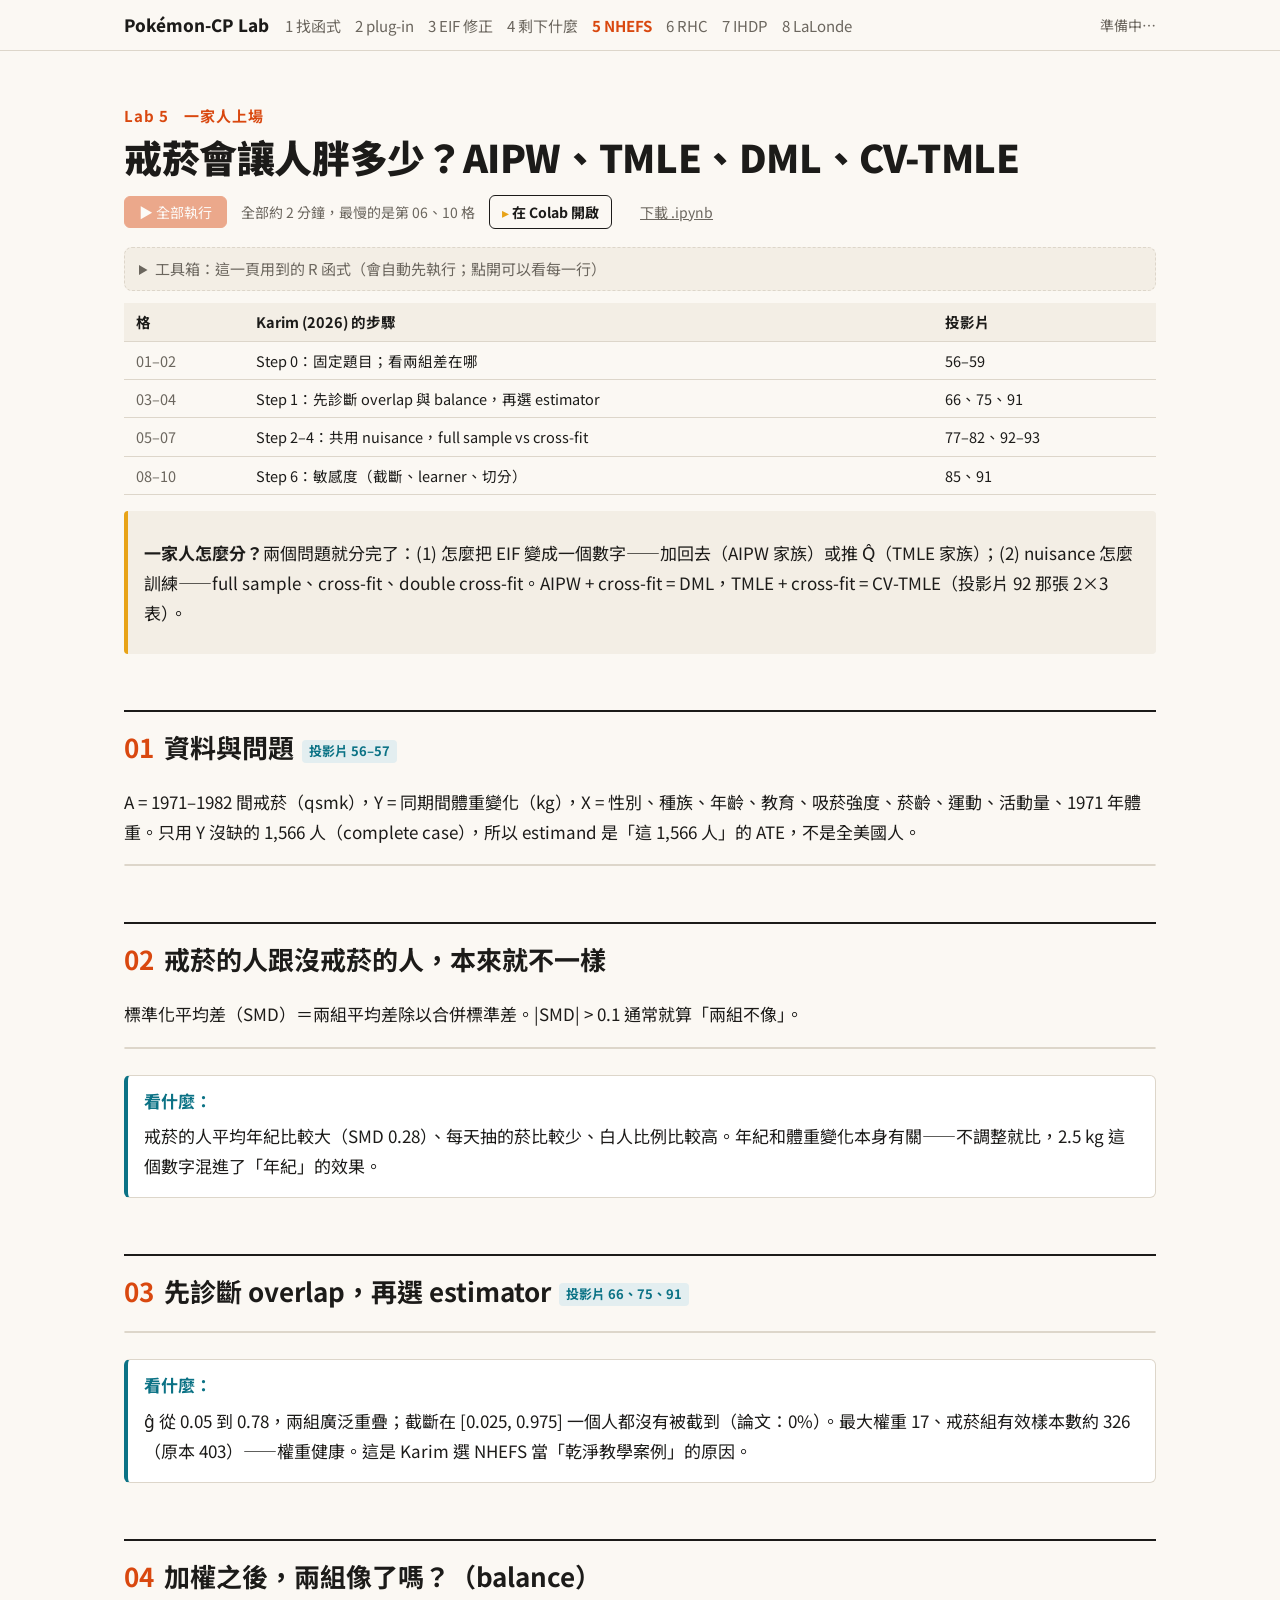
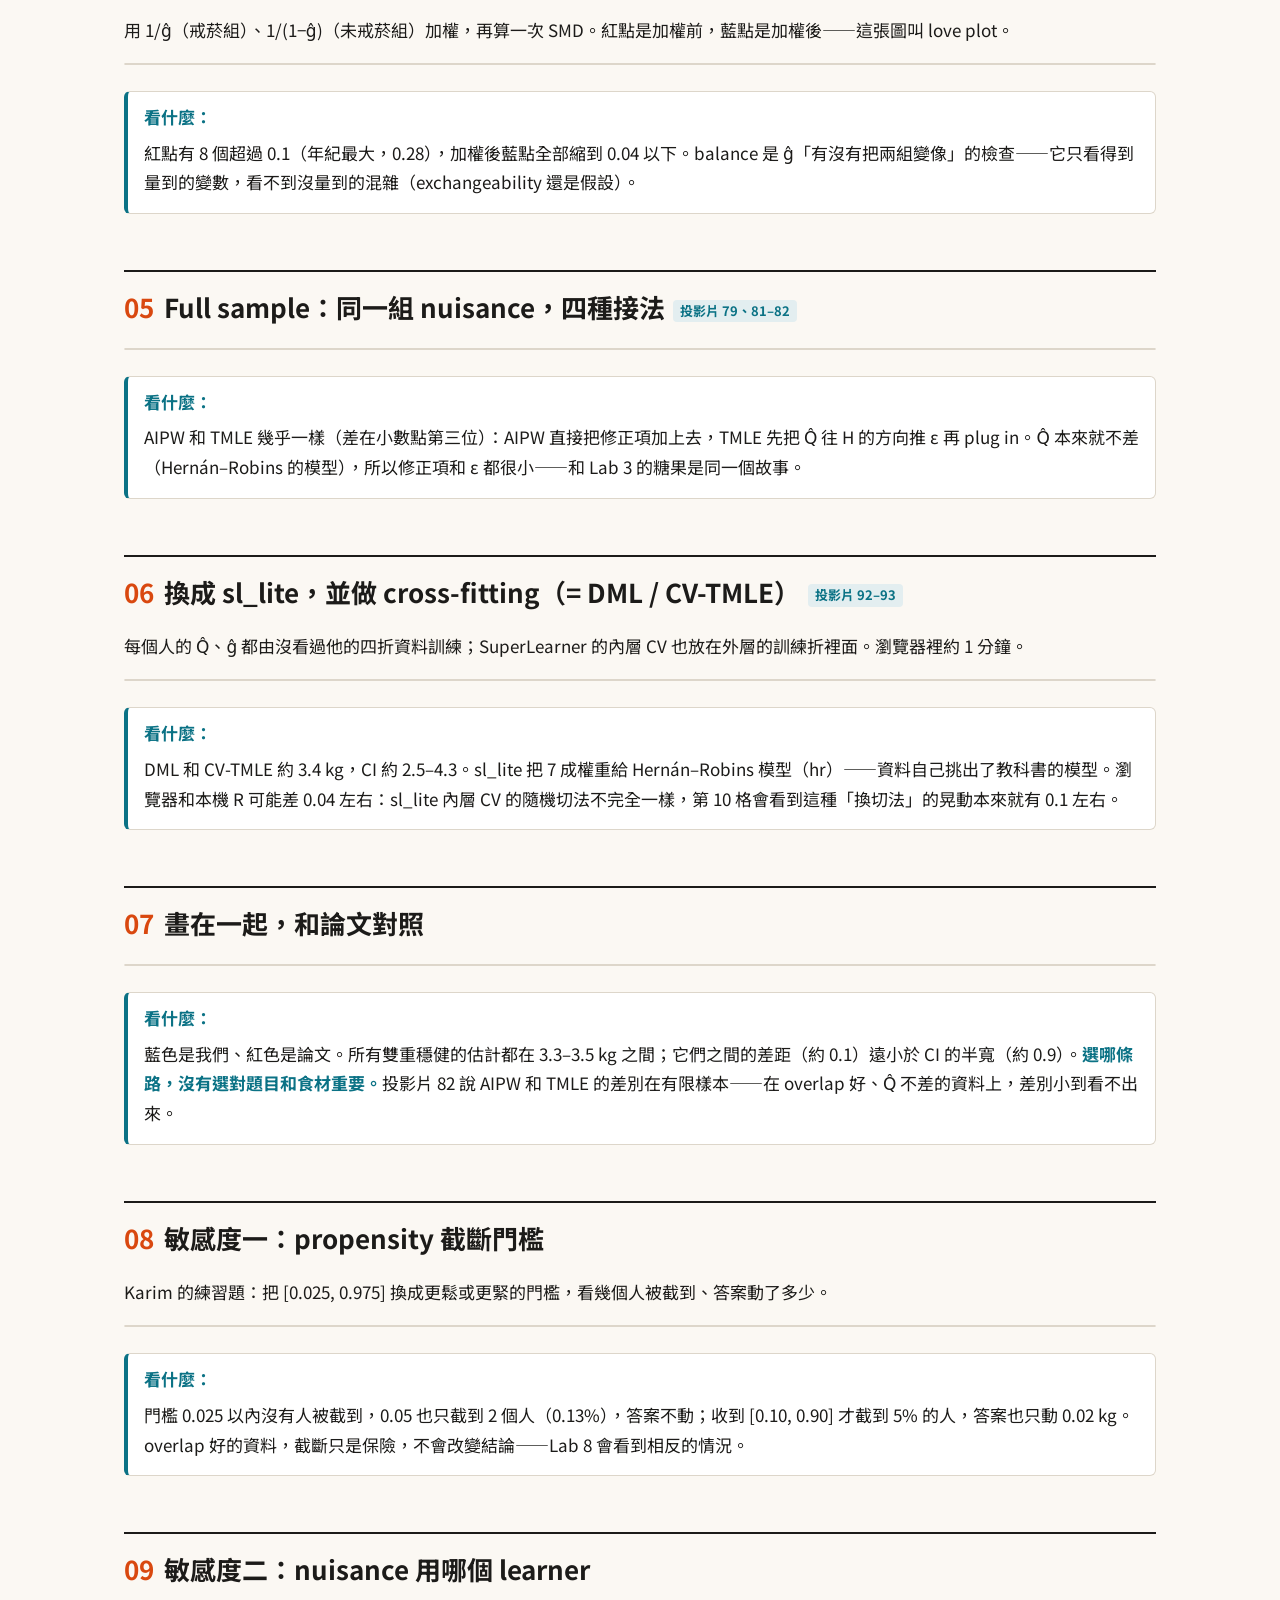
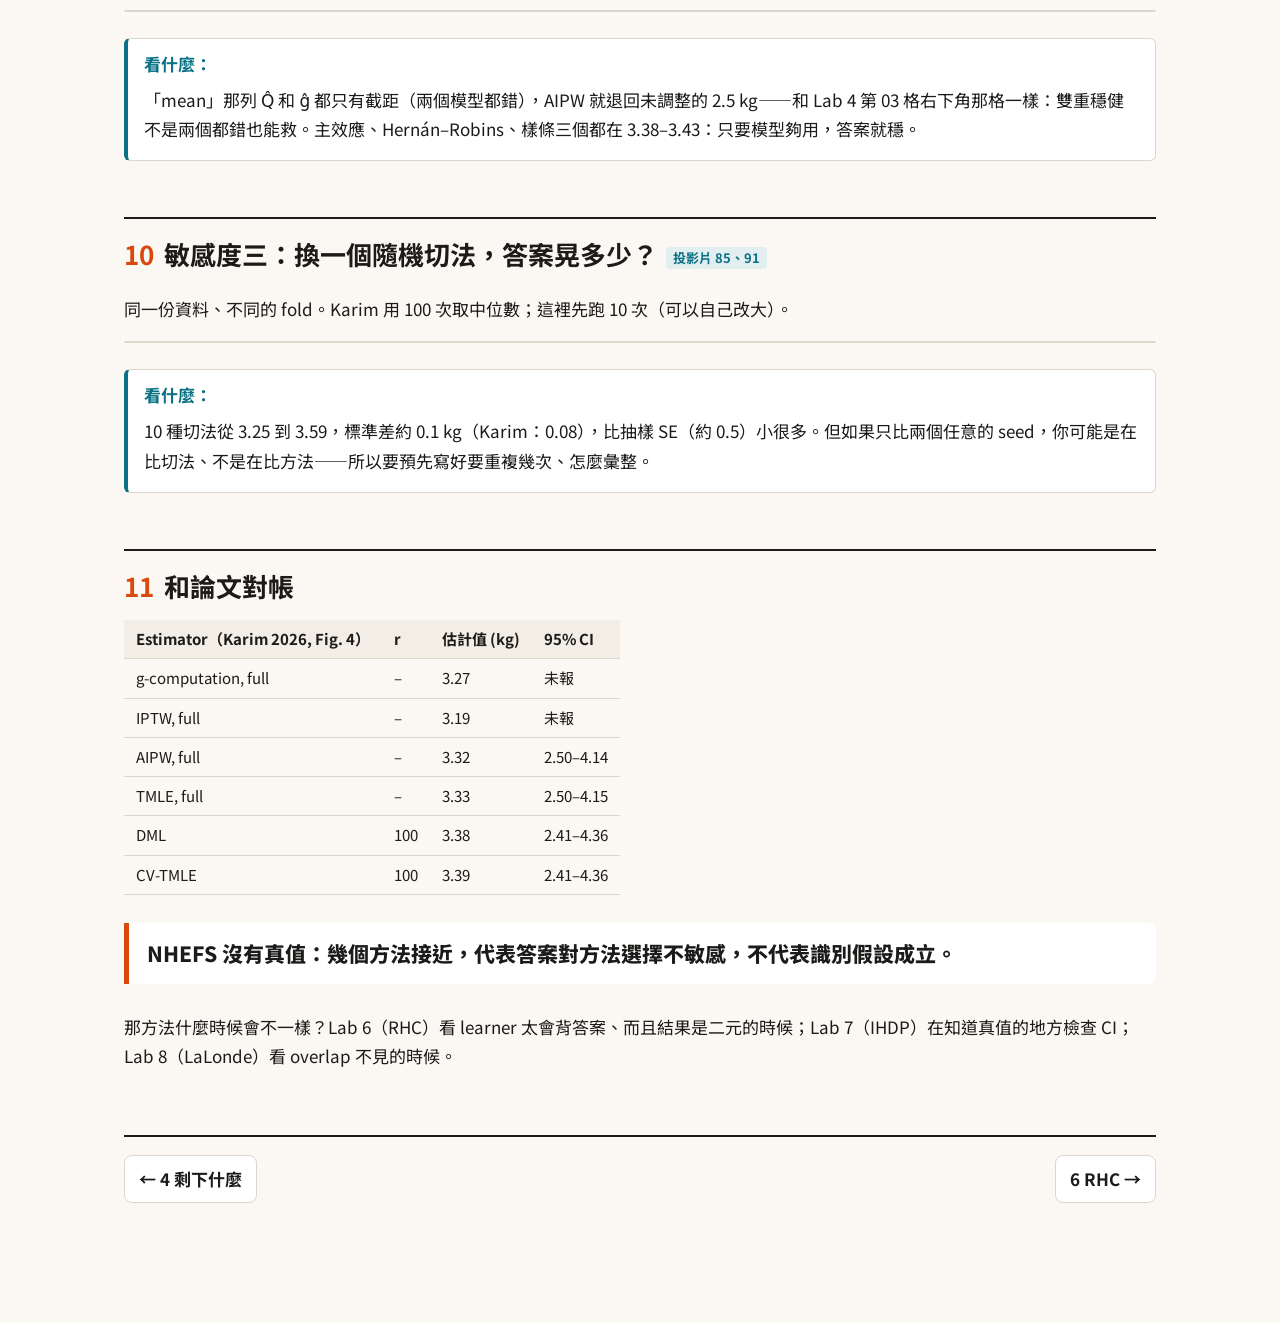
<file: 05_nhefs.html>
<!doctype html>
<html lang="zh-Hant">
<head>
<meta charset="utf-8">
<meta name="viewport" content="width=device-width, initial-scale=1">
<title>Lab 5　一家人上場：戒菸會讓人胖多少？AIPW、TMLE、DML、CV-TMLE</title>
<link rel="preconnect" href="https://fonts.googleapis.com">
<link rel="preconnect" href="https://fonts.gstatic.com" crossorigin>
<link href="https://fonts.googleapis.com/css2?family=JetBrains+Mono:wght@400;600&family=Noto+Sans+TC:wght@400;700;900&display=swap" rel="stylesheet">
<link rel="stylesheet" href="web/style.css?v=8">
<script type="importmap">
{
 "imports": {
  "@codemirror/state": "https://esm.sh/*@codemirror/state@6.4.1",
  "@codemirror/view": "https://esm.sh/*@codemirror/view@6.26.3",
  "@codemirror/language": "https://esm.sh/*@codemirror/language@6.10.1",
  "@codemirror/commands": "https://esm.sh/*@codemirror/commands@6.5.0",
  "@codemirror/legacy-modes/mode/r": "https://esm.sh/*@codemirror/legacy-modes@6.4.0/mode/r",
  "@lezer/common": "https://esm.sh/*@lezer/common@1.2.1",
  "@lezer/highlight": "https://esm.sh/*@lezer/highlight@1.2.0",
  "@lezer/lr": "https://esm.sh/*@lezer/lr@1.4.0",
  "style-mod": "https://esm.sh/*style-mod@4.1.2",
  "w3c-keyname": "https://esm.sh/*w3c-keyname@2.2.8"
 }
}
</script>
</head>
<body data-files="data/nhefs.csv" data-packages="">
<header class="top"><div class="wrap">
  <a class="home" href="index.html">Pokémon-CP Lab</a>
  <nav class="labs"><a href="01_ml.html">1 找函式</a><a href="02_plugin.html">2 plug-in</a><a href="03_eif.html">3 EIF 修正</a><a href="04_remainder.html">4 剩下什麼</a><a href="05_nhefs.html" aria-current="page">5 NHEFS</a><a href="06_rhc.html">6 RHC</a><a href="07_ihdp.html">7 IHDP</a><a href="08_lalonde.html">8 LaLonde</a></nav>
  <span id="status">準備中…</span>
</div></header>
<main>
<p class="kicker">Lab 5　一家人上場</p>
<h1>戒菸會讓人胖多少？AIPW、TMLE、DML、CV-TMLE</h1>
<div class="actions"><button id="runall" disabled>▶ 全部執行</button><span class="time">全部約 2 分鐘，最慢的是第 06、10 格</span>
<a class="colab" href="https://colab.research.google.com/github/kiwi710680/Pokemon-CP/blob/main/colab/05_nhefs.ipynb" target="_blank" rel="noopener">在 Colab 開啟</a>
<a class="dl" href="colab/05_nhefs.ipynb" download>下載 .ipynb</a></div>
<details class="toolbox"><summary>工具箱：這一頁用到的 R 函式（會自動先執行；點開可以看每一行）</summary>
<div class="cell" data-label="工具箱"><script type="text/r">
# ---- estimators: one set of nuisance predictions -> different answers ----
# Notation (same as the slides): O = (X, A, Y)
#   Q(a, X) = E[Y | A = a, X]            outcome regression   -> nu$Q1, nu$Q0
#   g(X)    = P(A = 1 | X)               propensity score     -> nu$g
#   H(A, X) = A / g - (1 - A) / (1 - g)  clever covariate
#   D(O; g, Q, psi) = H (Y - Q_A) + Q1 - Q0 - psi   efficient influence function of the ATE
expit <- function(x) 1 / (1 + exp(-x))
bound <- function(p, lo = 0.025, hi = 0.975) pmin(pmax(p, lo), hi)

est_plugin <- function(nu) mean(nu$Q1 - nu$Q0)               # g-computation: predict twice, subtract, average

est_ipw_ht <- function(dat, nu)                               # Horvitz-Thompson IPTW: divide by n
  mean(dat$A * dat$Y / nu$g - (1 - dat$A) * dat$Y / (1 - nu$g))

est_ipw <- function(dat, nu) {                                # Hajek (stabilized) IPTW: divide by the sum of weights
  w1 <- dat$A / nu$g; w0 <- (1 - dat$A) / (1 - nu$g)
  sum(w1 * dat$Y) / sum(w1) - sum(w0 * dat$Y) / sum(w0)
}

eif <- function(dat, nu, psi) {
  H  <- dat$A / nu$g - (1 - dat$A) / (1 - nu$g)
  QA <- ifelse(dat$A == 1, nu$Q1, nu$Q0)
  H * (dat$Y - QA) + nu$Q1 - nu$Q0 - psi
}

wald <- function(psi, D) {                                    # SE from the EIF: sqrt(mean(D^2) / n)
  se <- sqrt(mean(D^2) / length(D))
  c(est = psi, se = se, lo = psi - 1.96 * se, hi = psi + 1.96 * se)
}

est_aipw <- function(dat, nu) {                               # one-step: psi_plug + P_n D  (solves P_n D = 0)
  psi <- mean(eif(dat, nu, 0))
  wald(psi, eif(dat, nu, psi))
}

est_tmle <- function(dat, nu, ybounds = range(dat$Y)) {       # targeting: move Q-hat along H until P_n D = 0
  lo <- ybounds[1]; hi <- ybounds[2]
  sc <- function(y) pmin(pmax((y - lo) / (hi - lo), 1e-6), 1 - 1e-6)
  Ys <- (dat$Y - lo) / (hi - lo)
  Q1s <- sc(nu$Q1); Q0s <- sc(nu$Q0); QAs <- ifelse(dat$A == 1, Q1s, Q0s)
  H  <- dat$A / nu$g - (1 - dat$A) / (1 - nu$g)
  fl <- suppressWarnings(glm(Ys ~ -1 + H, offset = qlogis(QAs), family = quasibinomial()))
  eps <- unname(coef(fl))
  Q1t <- expit(qlogis(Q1s) + eps / nu$g)
  Q0t <- expit(qlogis(Q0s) - eps / (1 - nu$g))
  nu_t <- data.frame(Q1 = lo + (hi - lo) * Q1t, Q0 = lo + (hi - lo) * Q0t, g = nu$g)
  psi <- mean(nu_t$Q1 - nu_t$Q0)
  c(wald(psi, eif(dat, nu_t, psi)), eps = eps)
}

weight_summary <- function(dat, nu) {                         # largest weight and effective sample size (ESS)
  w <- ifelse(dat$A == 1, 1 / nu$g, 1 / (1 - nu$g))
  c(max_weight = max(w),
    ESS_treated = sum(w[dat$A == 1])^2 / sum(w[dat$A == 1]^2), n_treated = sum(dat$A),
    ESS_control = sum(w[dat$A == 0])^2 / sum(w[dat$A == 0]^2), n_control = sum(1 - dat$A))
}

# ---- NHEFS: data, candidate learners, sl_lite, nuisances ----
load_nhefs <- function(path = "data/nhefs.csv") {
  d <- subset(read.csv(path), !is.na(wt82_71))                # complete cases for the outcome
  data.frame(Y = d$wt82_71, A = d$qsmk, sex = factor(d$sex), race = factor(d$race), age = d$age,
             education = factor(d$education), smokeintensity = d$smokeintensity, smokeyrs = d$smokeyrs,
             exercise = factor(d$exercise), active = factor(d$active), wt71 = d$wt71)
}
rhs <- list(                                                  # each learner is just a formula
  mean   = "1",
  main   = "as.numeric(sex) + as.numeric(race) + age + as.numeric(education) + smokeintensity + smokeyrs + as.numeric(exercise) + as.numeric(active) + wt71",
  hr     = "sex + race + age + I(age^2) + education + smokeintensity + I(smokeintensity^2) + smokeyrs + I(smokeyrs^2) + exercise + active + wt71 + I(wt71^2)",
  spline = "sex + race + education + exercise + active + splines::ns(age, 3) + splines::ns(smokeintensity, 3) + splines::ns(smokeyrs, 3) + splines::ns(wt71, 3)")
q_formula <- function(r) as.formula(if (r == "1") "Y ~ A" else paste("Y ~ A + A:smokeintensity +", r))
g_formula <- function(r) as.formula(paste("A ~", r))
fit_pred <- function(train, newdata, learner, what) {
  if (what == "g") predict(glm(g_formula(rhs[[learner]]), family = binomial, data = train), newdata, type = "response")
  else predict(lm(q_formula(rhs[[learner]]), data = train), newdata)
}
convex_weights <- function(Z, y) {
  obj <- function(b) { w <- exp(c(0, b)); w <- w / sum(w); mean((y - Z %*% w)^2) }
  b <- optim(rep(0, ncol(Z) - 1), obj, method = "BFGS")$par
  w <- exp(c(0, b)); setNames(w / sum(w), colnames(Z))
}
sl_lite <- function(train, newdata, what, learners = names(rhs), V = 5) {   # inner V-fold CV -> convex weights
  y <- if (what == "g") train$A else train$Y
  fold <- sample(rep(seq_len(V), length.out = nrow(train)))
  Z <- matrix(NA_real_, nrow(train), length(learners), dimnames = list(NULL, learners))
  for (v in seq_len(V)) for (l in learners) Z[fold == v, l] <- fit_pred(train[fold != v, ], train[fold == v, ], l, what)
  w <- convex_weights(Z, y)
  structure(as.vector(sapply(learners, function(l) fit_pred(train, newdata, l, what)) %*% w), weights = w)
}
nhefs_nuisance <- function(train, newdata, learner = "sl_lite", bounds = c(0.025, 0.975)) {
  pr <- function(nd, what) if (learner == "sl_lite") sl_lite(train, nd, what) else fit_pred(train, nd, learner, what)
  g_raw <- pr(newdata, "g")
  data.frame(Q1 = pr(transform(newdata, A = 1), "Q"), Q0 = pr(transform(newdata, A = 0), "Q"),
             g = bound(g_raw, bounds[1], bounds[2]), g_raw = g_raw)
}
nhefs_crossfit <- function(dat, learner = "sl_lite", K = 5, seed = 1, bounds = c(0.025, 0.975)) {
  set.seed(seed)
  fold <- sample(rep(seq_len(K), length.out = nrow(dat)))
  nu <- data.frame(Q1 = rep(NA_real_, nrow(dat)), Q0 = NA_real_, g = NA_real_, g_raw = NA_real_)
  for (k in seq_len(K)) nu[fold == k, ] <- nhefs_nuisance(dat[fold != k, ], dat[fold == k, ], learner, bounds)
  nu
}
nhefs_panel <- function(dat, nu, label) rbind(
  data.frame(estimator = "g-computation", scheme = label, est = est_plugin(nu), se = NA, lo = NA, hi = NA),
  data.frame(estimator = "IPTW (Hajek)",  scheme = label, est = est_ipw(dat, nu), se = NA, lo = NA, hi = NA),
  data.frame(estimator = "AIPW",          scheme = label, t(est_aipw(dat, nu))),
  data.frame(estimator = "TMLE",          scheme = label, t(est_tmle(dat, nu)[1:4])))
nhefs_X <- function(dat) {                                    # numeric covariates (dummies) for balance checks
  X <- as.data.frame(model.matrix(~ sex + race + age + education + smokeintensity + smokeyrs + exercise + active + wt71 - 1, data = dat))
  X[, setdiff(names(X), "sex0"), drop = FALSE]
}

# ---- real data: loaders return list(name, X, A, Y, binary) ----
load_rhc <- function(path = "data/rhc.csv") {
  d <- read.csv(path, stringsAsFactors = TRUE)
  d[[1]] <- NULL                                              # first column is a row number
  A <- as.integer(d$swang1 == "RHC"); Y <- as.integer(d$dth30 == "Yes")
  drop <- c("swang1", "death", "dth30", "sadmdte", "dschdte", "dthdte", "lstctdte",   # same drop list as Karim (2026)
            "t3d30", "ptid", "cat2", "adld3p", "urin1")
  covs <- droplevels(d[, setdiff(names(d), drop), drop = FALSE])
  X <- as.data.frame(model.matrix(~ . - 1, data = covs))
  colnames(X) <- make.names(colnames(X), unique = TRUE)
  list(name = "RHC", X = X, A = A, Y = Y, binary = TRUE)
}
load_ihdp <- function(r = 1, dir = "data/ihdp") {
  d <- read.csv(file.path(dir, sprintf("ihdp_npci_%d.csv", r)), header = FALSE)
  names(d) <- c("treatment", "y_factual", "y_cfactual", "mu0", "mu1", paste0("x", 1:25))
  list(name = sprintf("IHDP #%d", r), X = d[, paste0("x", 1:25)], A = d$treatment, Y = d$y_factual,
       binary = FALSE, truth = mean(d$mu1 - d$mu0), mu0 = d$mu0, mu1 = d$mu1)
}
read_nsw <- function(file) {
  d <- read.table(file, header = FALSE)
  names(d) <- c("treat", "age", "educ", "black", "hisp", "married", "nodegree", "re74", "re75", "re78")
  d
}
load_lalonde <- function(setting = c("psid", "experimental"), dir = "data/lalonde") {
  setting <- match.arg(setting)
  tr <- read_nsw(file.path(dir, "nswre74_treated.txt")); ct <- read_nsw(file.path(dir, "nswre74_control.txt"))
  benchmark <- mean(tr$re78) - mean(ct$re78)                   # randomized: the simple difference is the answer
  d <- if (setting == "experimental") rbind(tr, ct) else rbind(tr, read_nsw(file.path(dir, "psid_controls.txt")))
  covs <- c("age", "educ", "black", "hisp", "married", "nodegree", "re74", "re75")
  list(name = paste0("LaLonde (", setting, ")"), X = d[, covs], A = d$treat, Y = d$re78, binary = FALSE, benchmark = benchmark)
}

# ---- learners: "glm" (main effects) or "rf" (random forest) ----
learn_g <- function(X, A, newX, learner = "glm", ntree = 100) {
  if (learner == "glm") {
    fit <- suppressWarnings(glm(A ~ ., data = data.frame(A = A, X), family = binomial))
    return(unname(suppressWarnings(predict(fit, newX, type = "response"))))
  }
  fit <- randomForest::randomForest(x = X, y = factor(A, levels = 0:1), ntree = ntree)
  unname(predict(fit, newX, type = "prob")[, "1"])
}
learn_Q <- function(X, A, Y, newX, binary, learner = "glm", ntree = 100) {
  tr <- data.frame(A = A, X); n1 <- data.frame(A = 1, newX); n0 <- data.frame(A = 0, newX)
  if (learner == "glm") {
    fit <- if (binary) suppressWarnings(glm(Y ~ ., data = data.frame(Y = Y, tr), family = binomial))
           else lm(Y ~ ., data = data.frame(Y = Y, tr))
    pr <- function(nd) unname(suppressWarnings(predict(fit, nd, type = "response")))
    return(list(Q1 = pr(n1), Q0 = pr(n0)))
  }
  if (binary) {
    fit <- randomForest::randomForest(x = tr, y = factor(Y, levels = 0:1), ntree = ntree)
    pr <- function(nd) unname(predict(fit, nd, type = "prob")[, "1"])
  } else {
    fit <- randomForest::randomForest(x = tr, y = Y, ntree = ntree)
    pr <- function(nd) unname(predict(fit, nd))
  }
  list(Q1 = pr(n1), Q0 = pr(n0))
}

# full: train on everyone, predict the same people.  crossfit: each prediction comes from the other K - 1 folds
nuisance <- function(d, learner = "glm", scheme = c("full", "crossfit"), K = 5, seed = 1,
                     bounds = c(0.025, 0.975), ntree = 100) {
  scheme <- match.arg(scheme)
  n <- length(d$A)
  set.seed(seed)
  fold <- if (scheme == "full") rep(1L, n) else sample(rep(seq_len(K), length.out = n))
  out <- data.frame(Q1 = numeric(n), Q0 = numeric(n), g_raw = numeric(n))
  for (k in unique(fold)) {
    te <- fold == k; tr <- if (scheme == "full") rep(TRUE, n) else !te
    q <- learn_Q(d$X[tr, , drop = FALSE], d$A[tr], d$Y[tr], d$X[te, , drop = FALSE], d$binary, learner, ntree)
    out$Q1[te] <- q$Q1; out$Q0[te] <- q$Q0
    out$g_raw[te] <- learn_g(d$X[tr, , drop = FALSE], d$A[tr], d$X[te, , drop = FALSE], learner, ntree)
  }
  if (d$binary) { out$Q1 <- pmin(pmax(out$Q1, 0), 1); out$Q0 <- pmin(pmax(out$Q0, 0), 1) }
  out$g <- pmin(pmax(out$g_raw, bounds[1]), bounds[2])
  out$fold <- fold
  out
}

panel <- function(d, nu, label = "") {                        # one set of nuisances -> four estimators
  dd <- list(A = d$A, Y = d$Y)
  a <- est_aipw(dd, nu); t <- est_tmle(dd, nu, ybounds = if (d$binary) c(0, 1) else range(d$Y))
  data.frame(scheme = label, estimator = c("g-computation", "IPTW (Hajek)", "AIPW", "TMLE"),
             est = c(est_plugin(nu), est_ipw(dd, nu), a[["est"]], t[["est"]]),
             se = c(NA, NA, a[["se"]], t[["se"]]), lo = c(NA, NA, a[["lo"]], t[["lo"]]), hi = c(NA, NA, a[["hi"]], t[["hi"]]))
}
residual_check <- function(d, nu) {                           # is the learner grading its own exam?
  QA <- ifelse(d$A == 1, nu$Q1, nu$Q0); H <- d$A / nu$g - (1 - d$A) / (1 - nu$g)
  c(resid_rms = sqrt(mean((d$Y - QA)^2)), correction = mean(H * (d$Y - QA)))
}

# ---- diagnostics: overlap and balance ----
smd <- function(x, A, w = rep(1, length(A))) {                # standardized mean difference
  m1 <- weighted.mean(x[A == 1], w[A == 1]); m0 <- weighted.mean(x[A == 0], w[A == 0])
  s <- sqrt((var(x[A == 1]) + var(x[A == 0])) / 2)
  if (s == 0) 0 else (m1 - m0) / s
}
balance_table <- function(X, A, g) {
  w <- ifelse(A == 1, 1 / g, 1 / (1 - g))
  data.frame(variable = names(X), before = sapply(X, smd, A = A), after_IPW = sapply(X, smd, A = A, w = w), row.names = NULL)
}
overlap_summary <- function(g_raw, A, bounds = c(0.025, 0.975)) {
  gb <- pmin(pmax(g_raw, bounds[1]), bounds[2]); w <- ifelse(A == 1, 1 / gb, 1 / (1 - gb))
  c(min_g = min(g_raw), max_g = max(g_raw), pct_clipped = 100 * mean(g_raw < bounds[1] | g_raw > bounds[2]),
    max_weight = max(w), ESS_treated = sum(w[A == 1])^2 / sum(w[A == 1]^2), ESS_control = sum(w[A == 0])^2 / sum(w[A == 0]^2))
}

# ---- plotting helpers (base graphics only) ----
COL <- list(red = "#D9480F", teal = "#0B7285", ink = "#1C1B19", muted = "#6B665E",
            gold = "#C98A0C", plum = "#7B3F8C", rule = "#DDD6CA")
lab_par <- function(...) par(mar = c(4.5, 5, 1.5, 1), las = 1, bty = "n", col.axis = COL$muted, ...)

overlap_plot <- function(g_raw, A, xlab = "estimated propensity score  g-hat(X)", labels = c("A = 1", "A = 0"), breaks = 40) {
  br <- seq(0, 1, length.out = breaks + 1)                    # mirrored histogram: treated up, control down
  h1 <- hist(pmin(pmax(g_raw[A == 1], 0), 1), breaks = br, plot = FALSE)$counts
  h0 <- hist(pmin(pmax(g_raw[A == 0], 0), 1), breaks = br, plot = FALSE)$counts
  lab_par()
  plot(NA, xlim = c(0, 1), ylim = c(-max(h0), max(h1)), axes = FALSE, xlab = xlab, ylab = "count")
  axis(1); yt <- pretty(c(-max(h0), max(h1))); axis(2, at = yt, labels = abs(yt))
  rect(br[-length(br)], 0, br[-1], h1, col = adjustcolor(COL$red, .8), border = "white")
  rect(br[-length(br)], 0, br[-1], -h0, col = adjustcolor(COL$teal, .8), border = "white")
  abline(h = 0)
  text(0.98, max(h1) * .85, labels[1], adj = 1, col = COL$red, font = 2)
  text(0.98, -max(h0) * .85, labels[2], adj = 1, col = COL$teal, font = 2)
}

forest_plot <- function(lab, est, lo = NA, hi = NA, ref = NULL, ref_lab = "", col = COL$ink, xlab = "estimate", xlim = NULL) {
  n <- length(est); y <- n:1
  rng <- range(c(est, lo, hi, ref), na.rm = TRUE)
  if (is.null(xlim)) xlim <- rng + c(-1, 1) * diff(rng) * 0.08
  op <- par(mar = c(4.5, min(22, max(8, 0.62 * max(nchar(lab)) + 1)), 1.5, 1), las = 1, bty = "n", col.axis = COL$muted)
  on.exit(par(op))
  plot(NA, xlim = xlim, ylim = c(0.5, n + 0.5), axes = FALSE, xlab = xlab, ylab = "")
  abline(h = y, col = "#F0EBE3")
  if (!is.null(ref)) {
    abline(v = ref, lty = 2, col = COL$muted); pos <- (ref[1] - xlim[1]) / diff(xlim)
    mtext(ref_lab, 3, at = ref[1], adj = if (pos > 0.7) 1 else if (pos < 0.3) 0 else 0.5, cex = .8, col = COL$muted)
  }
  ok <- !is.na(lo)
  segments(lo[ok], y[ok], hi[ok], y[ok], lwd = 3, col = rep_len(col, n)[ok])
  points(est, y, pch = 19, cex = 1.5, col = rep_len(col, n))
  axis(1); axis(2, at = y, labels = lab, tick = FALSE, col.axis = COL$ink)
}
</script></div></details>

<table class="map"><tr><th>格</th><th>Karim (2026) 的步驟</th><th>投影片</th></tr><tr><td>01–02</td><td>Step 0：固定題目；看兩組差在哪</td><td>56–59</td></tr><tr><td>03–04</td><td>Step 1：先診斷 overlap 與 balance，再選 estimator</td><td>66、75、91</td></tr><tr><td>05–07</td><td>Step 2–4：共用 nuisance，full sample vs cross-fit</td><td>77–82、92–93</td></tr><tr><td>08–10</td><td>Step 6：敏感度（截斷、learner、切分）</td><td>85、91</td></tr></table>
<div class="note note"><p><b>一家人怎麼分？</b>兩個問題就分完了：(1) 怎麼把 EIF 變成一個數字——加回去（AIPW 家族）或推 Q̂（TMLE 家族）；(2) nuisance 怎麼訓練——full sample、cross-fit、double cross-fit。AIPW + cross-fit = DML，TMLE + cross-fit = CV-TMLE（投影片 92 那張 2×3 表）。</p></div>
<h2><span class="n">01</span>資料與問題<span class="slide">投影片 56–57</span></h2>
<p>A = 1971–1982 間戒菸（qsmk），Y = 同期間體重變化（kg），X = 性別、種族、年齡、教育、吸菸強度、菸齡、運動、活動量、1971 年體重。只用 Y 沒缺的 1,566 人（complete case），所以 estimand 是「這 1,566 人」的 ATE，不是全美國人。</p>
<div class="cell"><script type="text/r">
dat <- load_nhefs("data/nhefs.csv")
c(n = nrow(dat), quit = sum(dat$A), unadjusted_diff_kg = mean(dat$Y[dat$A == 1]) - mean(dat$Y[dat$A == 0]))
</script></div>
<h2><span class="n">02</span>戒菸的人跟沒戒菸的人，本來就不一樣</h2>
<p>標準化平均差（SMD）＝兩組平均差除以合併標準差。|SMD| &gt; 0.1 通常就算「兩組不像」。</p>
<div class="cell"><script type="text/r">
X <- nhefs_X(dat)
grp <- data.frame(mean_quit = sapply(X[dat$A == 1, ], mean), mean_no_quit = sapply(X[dat$A == 0, ], mean),
                  SMD = sapply(X, smd, A = dat$A))
round(grp[order(-abs(grp$SMD)), ], 2)
</script></div>
<div class="look"><b>看什麼：</b><p>戒菸的人平均年紀比較大（SMD 0.28）、每天抽的菸比較少、白人比例比較高。年紀和體重變化本身有關——不調整就比，2.5 kg 這個數字混進了「年紀」的效果。</p></div>
<h2><span class="n">03</span>先診斷 overlap，再選 estimator<span class="slide">投影片 66、75、91</span></h2>
<div class="cell"><script type="text/r">
set.seed(1)
nf <- nhefs_nuisance(dat, dat, "hr")        # start with the Hernan-Robins GLM: fastest
round(overlap_summary(nf$g_raw, dat$A), 3)
overlap_plot(nf$g_raw, dat$A, xlab = "g-hat(X) = P(quit | X)", labels = c("quit (403)", "did not quit (1163)"))
</script></div>
<div class="look"><b>看什麼：</b><p>ĝ 從 0.05 到 0.78，兩組廣泛重疊；截斷在 [0.025, 0.975] 一個人都沒有被截到（論文：0%）。最大權重 17、戒菸組有效樣本數約 326（原本 403）——權重健康。這是 Karim 選 NHEFS 當「乾淨教學案例」的原因。</p></div>
<h2><span class="n">04</span>加權之後，兩組像了嗎？（balance）</h2>
<p>用 1/ĝ（戒菸組）、1/(1−ĝ)（未戒菸組）加權，再算一次 SMD。紅點是加權前，藍點是加權後——這張圖叫 love plot。</p>
<div class="cell"><script type="text/r">
bt <- balance_table(X, dat$A, nf$g)
bt <- bt[order(abs(bt$before)), ]
lab_par(mar = c(4.5, 9, 1, 1))
plot(NA, xlim = c(0, 0.32), ylim = c(1, nrow(bt)), axes = FALSE, xlab = "|SMD|", ylab = "")
abline(v = 0.1, lty = 2, col = "grey60")
segments(abs(bt$after_IPW), seq_len(nrow(bt)), abs(bt$before), seq_len(nrow(bt)), col = "grey80")
points(abs(bt$before), seq_len(nrow(bt)), pch = 19, col = COL$red)
points(abs(bt$after_IPW), seq_len(nrow(bt)), pch = 19, col = COL$teal)
axis(1); axis(2, at = seq_len(nrow(bt)), labels = bt$variable, tick = FALSE, col.axis = COL$ink)
legend("bottomright", c("before weighting", "after IPW"), pch = 19, col = c(COL$red, COL$teal), bty = "n")
</script></div>
<div class="look"><b>看什麼：</b><p>紅點有 8 個超過 0.1（年紀最大，0.28），加權後藍點全部縮到 0.04 以下。balance 是 ĝ「有沒有把兩組變像」的檢查——它只看得到量到的變數，看不到沒量到的混雜（exchangeability 還是假設）。</p></div>
<h2><span class="n">05</span>Full sample：同一組 nuisance，四種接法<span class="slide">投影片 79、81–82</span></h2>
<div class="cell"><script type="text/r">
p_full <- nhefs_panel(dat, nf, "full sample")
p_full[, -2]
plug <- est_plugin(nf)
c(plugin = plug, AIPW_correction = est_aipw(dat, nf)[["est"]] - plug, TMLE_epsilon = est_tmle(dat, nf)[["eps"]])
</script></div>
<div class="look"><b>看什麼：</b><p>AIPW 和 TMLE 幾乎一樣（差在小數點第三位）：AIPW 直接把修正項加上去，TMLE 先把 Q̂ 往 H 的方向推 ε 再 plug in。Q̂ 本來就不差（Hernán–Robins 的模型），所以修正項和 ε 都很小——和 Lab 3 的糖果是同一個故事。</p></div>
<h2><span class="n">06</span>換成 sl_lite，並做 cross-fitting（= DML / CV-TMLE）<span class="slide">投影片 92–93</span></h2>
<p>每個人的 Q̂、ĝ 都由沒看過他的四折資料訓練；SuperLearner 的內層 CV 也放在外層的訓練折裡面。瀏覽器裡約 1 分鐘。</p>
<div class="cell"><script type="text/r">
nc <- nhefs_crossfit(dat, learner = "sl_lite", K = 5, seed = 1)
p_cf <- nhefs_panel(dat, nc, "cross-fit K=5")
p_cf[, -2]
set.seed(1); w <- attr(sl_lite(dat, dat[1:2, ], "Q"), "weights"); round(w, 3)   # sl_lite weights for Q
</script></div>
<div class="look"><b>看什麼：</b><p>DML 和 CV-TMLE 約 3.4 kg，CI 約 2.5–4.3。sl_lite 把 7 成權重給 Hernán–Robins 模型（hr）——資料自己挑出了教科書的模型。瀏覽器和本機 R 可能差 0.04 左右：sl_lite 內層 CV 的隨機切法不完全一樣，第 10 格會看到這種「換切法」的晃動本來就有 0.1 左右。</p></div>
<h2><span class="n">07</span>畫在一起，和論文對照</h2>
<div class="cell"><script type="text/r">
ours <- rbind(transform(p_full, src = "ours full"), transform(p_cf, src = "ours cross-fit"))
karim <- data.frame(estimator = c("g-computation", "IPTW (Hajek)", "AIPW", "TMLE", "AIPW", "TMLE"),
                    est = c(3.27, 3.19, 3.32, 3.33, 3.38, 3.39), lo = c(NA, NA, 2.50, 2.50, 2.41, 2.41),
                    hi = c(NA, NA, 4.14, 4.15, 4.36, 4.36),
                    src = c(rep("Karim full", 4), "Karim DML (r=100)", "Karim CV-TMLE (r=100)"))
lab <- c(paste(ours$src, ours$estimator), paste(karim$src, ifelse(grepl("r=100", karim$src), "", karim$estimator)))
forest_plot(lab, c(ours$est, karim$est), c(ours$lo, karim$lo), c(ours$hi, karim$hi),
            col = c(rep(COL$teal, 8), rep(COL$red, 6)), ref = 3.4, ref_lab = "Hernan-Robins ~ 3.4", xlab = "difference in weight change (kg)")
</script></div>
<div class="look"><b>看什麼：</b><p>藍色是我們、紅色是論文。所有雙重穩健的估計都在 3.3–3.5 kg 之間；它們之間的差距（約 0.1）遠小於 CI 的半寬（約 0.9）。<b>選哪條路，沒有選對題目和食材重要。</b>投影片 82 說 AIPW 和 TMLE 的差別在有限樣本——在 overlap 好、Q̂ 不差的資料上，差別小到看不出來。</p></div>
<h2><span class="n">08</span>敏感度一：propensity 截斷門檻</h2>
<p>Karim 的練習題：把 [0.025, 0.975] 換成更鬆或更緊的門檻，看幾個人被截到、答案動了多少。</p>
<div class="cell"><script type="text/r">
tr <- t(sapply(list(c(.01, .99), c(.025, .975), c(.05, .95), c(.10, .90)), function(b) {
  nu <- nhefs_crossfit(dat, "hr", 5, 1, bounds = b); a <- est_aipw(dat, nu)
  c(lower = b[1], upper = b[2], pct_clipped = 100 * mean(nu$g_raw < b[1] | nu$g_raw > b[2]), AIPW = a[["est"]], SE = a[["se"]])
}))
round(tr, 3)
</script></div>
<div class="look"><b>看什麼：</b><p>門檻 0.025 以內沒有人被截到，0.05 也只截到 2 個人（0.13%），答案不動；收到 [0.10, 0.90] 才截到 5% 的人，答案也只動 0.02 kg。overlap 好的資料，截斷只是保險，不會改變結論——Lab 8 會看到相反的情況。</p></div>
<h2><span class="n">09</span>敏感度二：nuisance 用哪個 learner</h2>
<div class="cell"><script type="text/r">
lr <- t(sapply(c("mean", "main", "hr", "spline"), function(l) { a <- est_aipw(dat, nhefs_crossfit(dat, l, 5, 1)); c(AIPW = a[["est"]], SE = a[["se"]]) }))
round(lr, 3)
</script></div>
<div class="look"><b>看什麼：</b><p>「mean」那列 Q̂ 和 ĝ 都只有截距（兩個模型都錯），AIPW 就退回未調整的 2.5 kg——和 Lab 4 第 03 格右下角那格一樣：雙重穩健不是兩個都錯也能救。主效應、Hernán–Robins、樣條三個都在 3.38–3.43：只要模型夠用，答案就穩。</p></div>
<h2><span class="n">10</span>敏感度三：換一個隨機切法，答案晃多少？<span class="slide">投影片 85、91</span></h2>
<p>同一份資料、不同的 fold。Karim 用 100 次取中位數；這裡先跑 10 次（可以自己改大）。</p>
<div class="cell"><script type="text/r">
reps <- 10
r <- sapply(seq_len(reps), function(s) { nu <- nhefs_crossfit(dat, "hr", K = 5, seed = 100 + s)
  c(DML = est_aipw(dat, nu)[["est"]], CV_TMLE = est_tmle(dat, nu)[["est"]]) })
round(r, 3)
c(median_DML = median(r["DML", ]), sd_DML = sd(r["DML", ]))
lab_par(); hist(r["DML", ], breaks = 8, col = adjustcolor(COL$teal, .6), border = "white", main = "", xlab = "DML estimate (kg); one value per random split")
abline(v = median(r["DML", ]), lwd = 3, col = COL$red)
</script></div>
<div class="look"><b>看什麼：</b><p>10 種切法從 3.25 到 3.59，標準差約 0.1 kg（Karim：0.08），比抽樣 SE（約 0.5）小很多。但如果只比兩個任意的 seed，你可能是在比切法、不是在比方法——所以要預先寫好要重複幾次、怎麼彙整。</p></div>
<h2><span class="n">11</span>和論文對帳</h2>
<table><tr><th>Estimator（Karim 2026, Fig. 4）</th><th>r</th><th>估計值 (kg)</th><th>95% CI</th></tr><tr><td>g-computation, full</td><td>–</td><td>3.27</td><td>未報</td></tr><tr><td>IPTW, full</td><td>–</td><td>3.19</td><td>未報</td></tr><tr><td>AIPW, full</td><td>–</td><td>3.32</td><td>2.50–4.14</td></tr><tr><td>TMLE, full</td><td>–</td><td>3.33</td><td>2.50–4.15</td></tr><tr><td>DML</td><td>100</td><td>3.38</td><td>2.41–4.36</td></tr><tr><td>CV-TMLE</td><td>100</td><td>3.39</td><td>2.41–4.36</td></tr></table>
<p class="punch">NHEFS 沒有真值：幾個方法接近，代表答案對方法選擇不敏感，不代表識別假設成立。</p>
<p>那方法什麼時候會不一樣？Lab 6（RHC）看 learner 太會背答案、而且結果是二元的時候；Lab 7（IHDP）在知道真值的地方檢查 CI；Lab 8（LaLonde）看 overlap 不見的時候。</p>
<nav class="pager"><a href="04_remainder.html">← 4 剩下什麼</a><a href="06_rhc.html">6 RHC →</a></nav>
</main>
<script type="module" src="web/runner.js?v=8"></script>
</body>
</html>
</file>
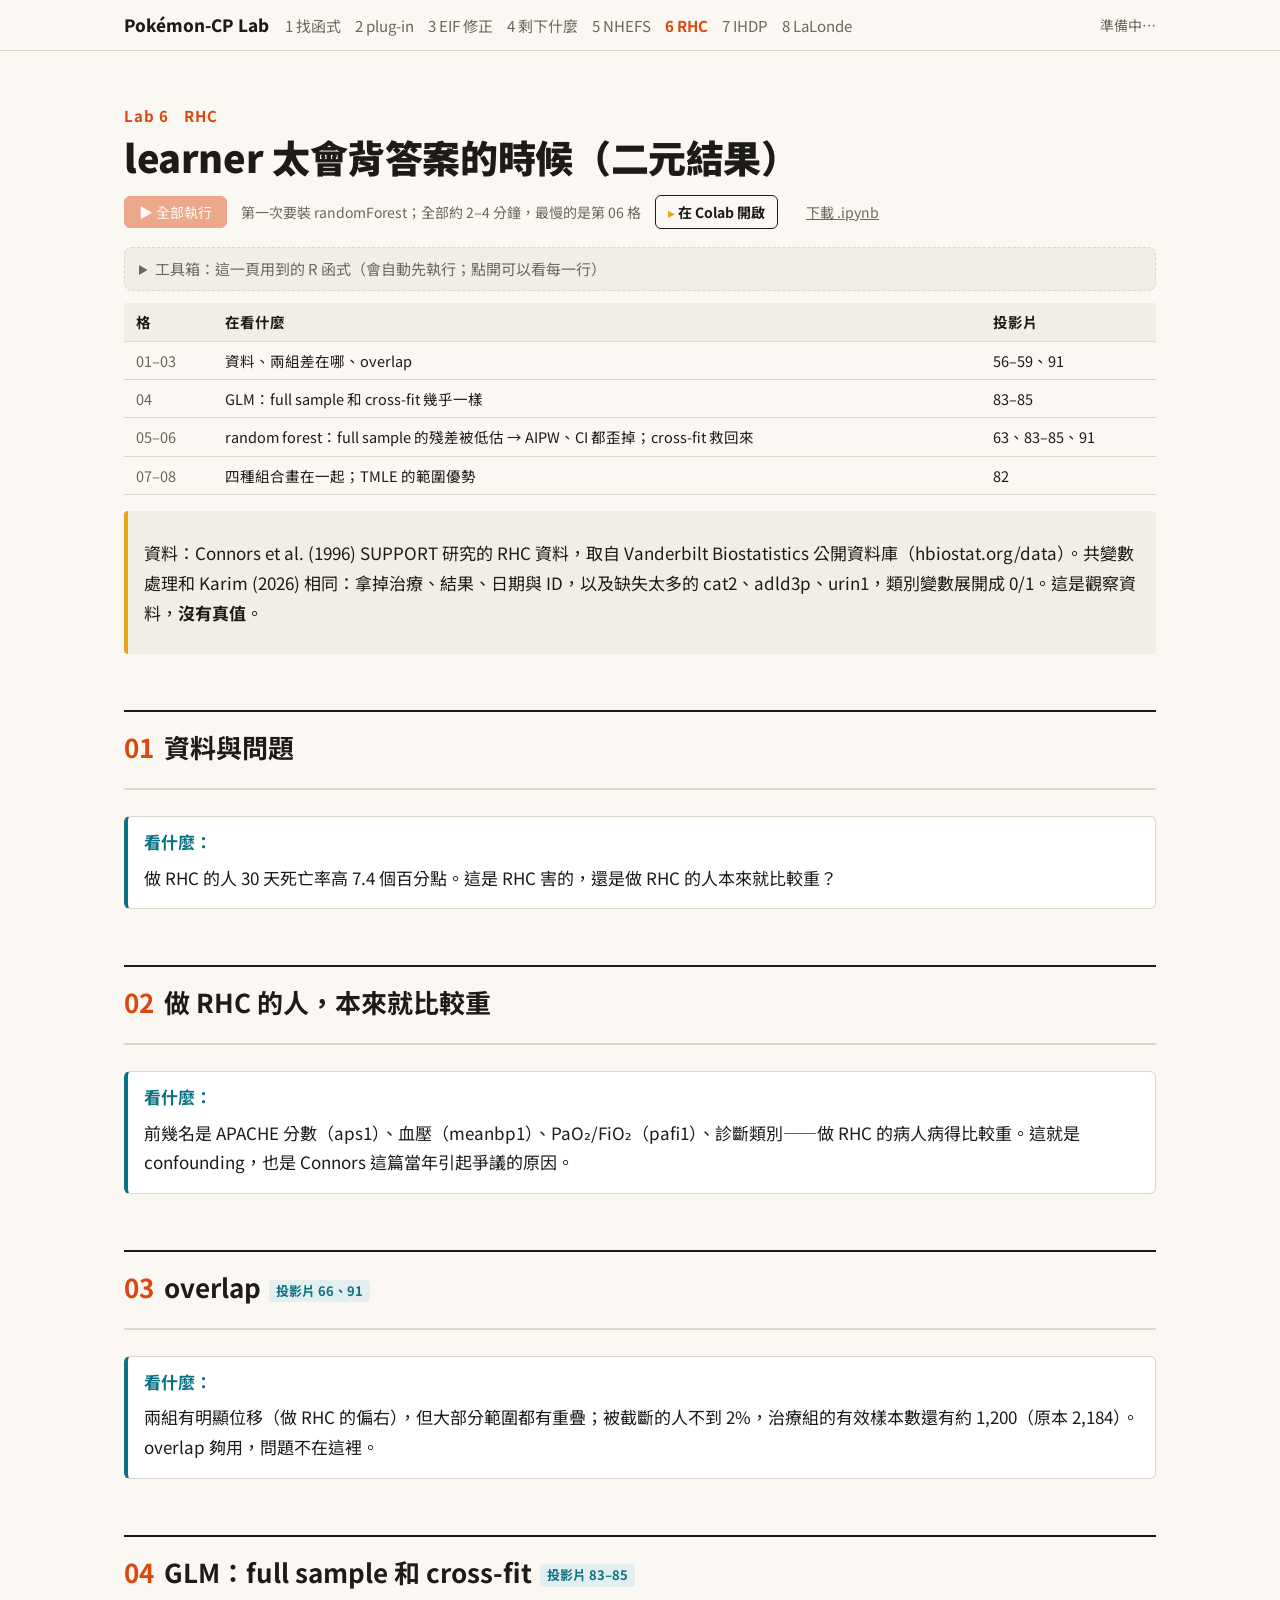
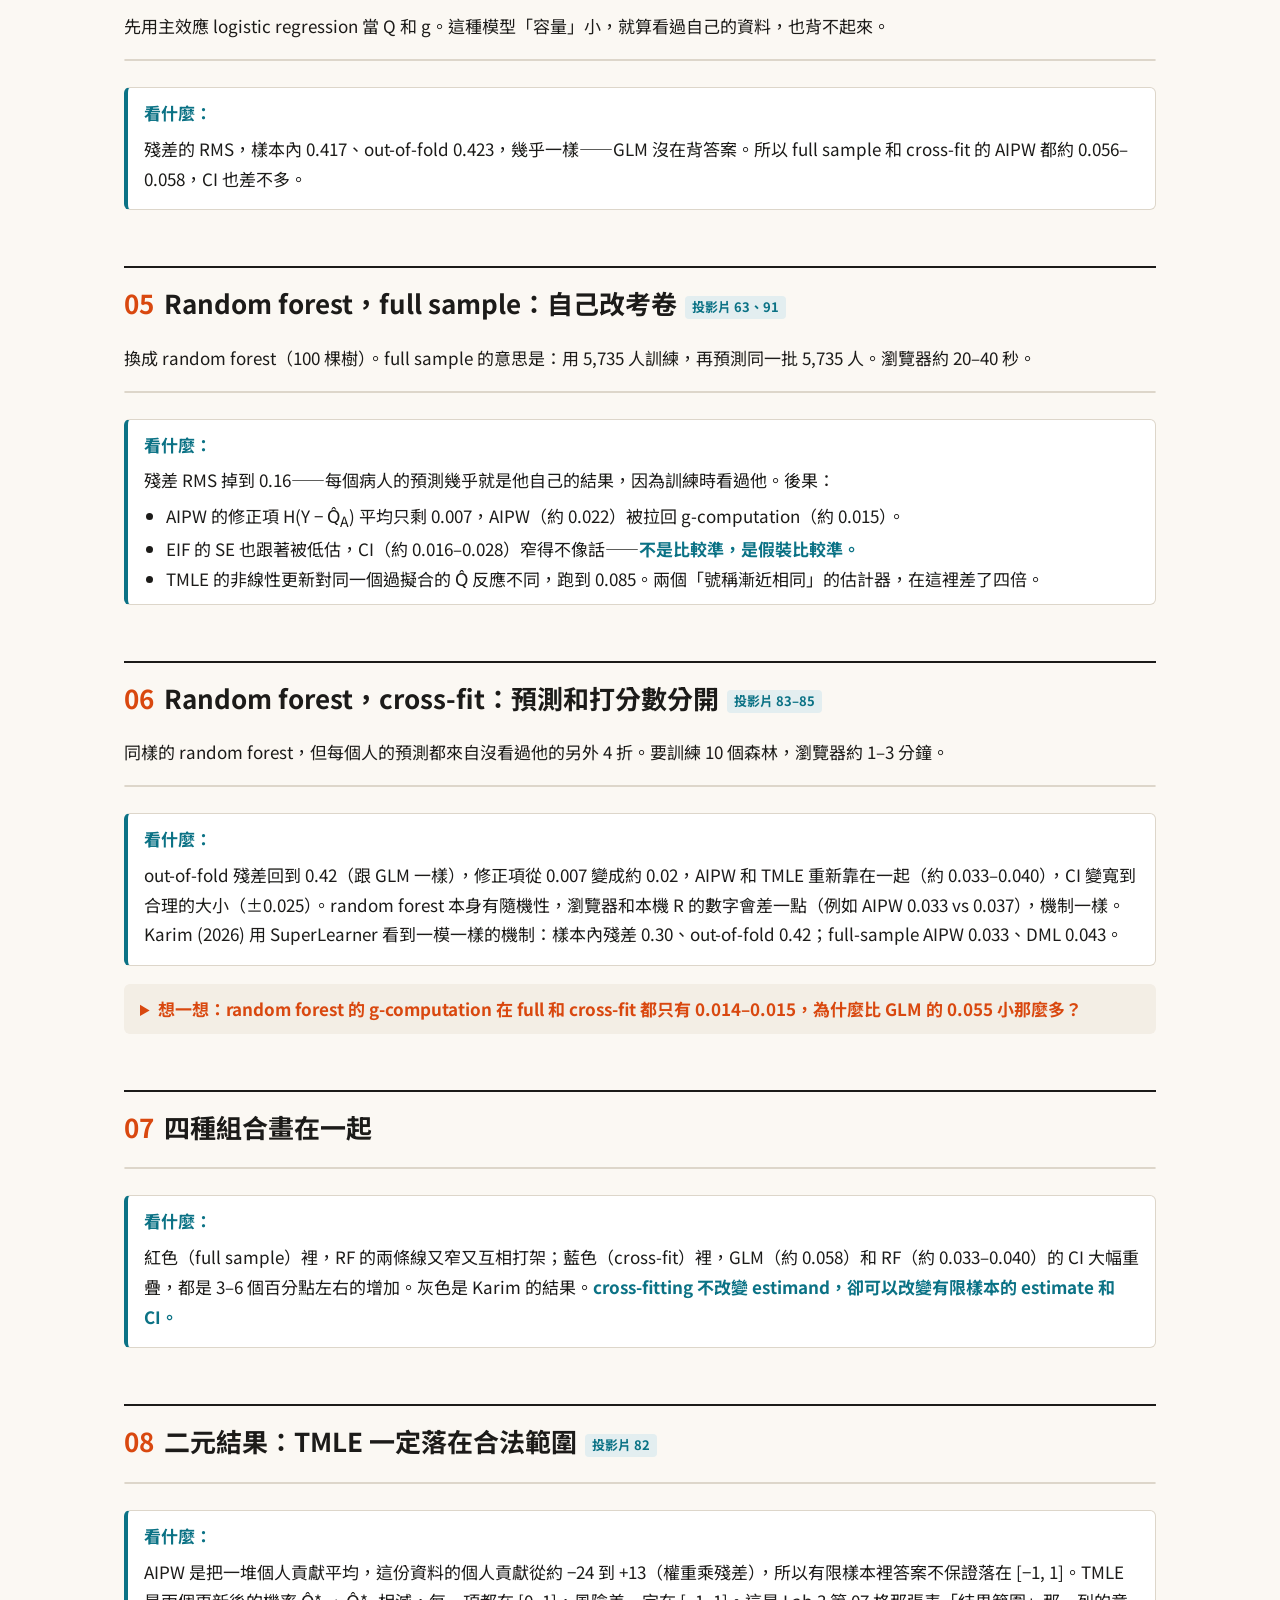
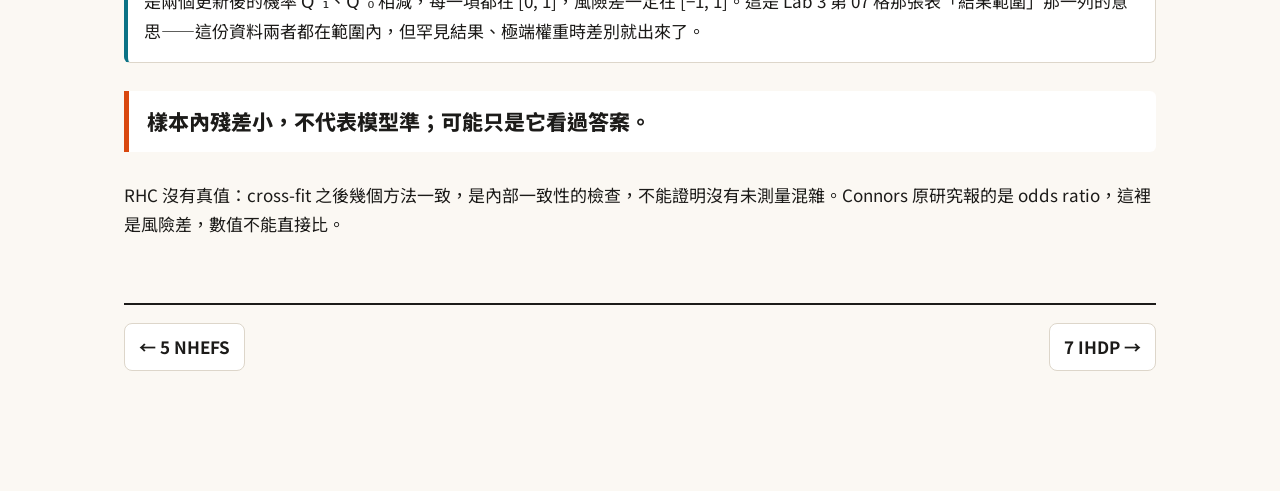
<file: 06_rhc.html>
<!doctype html>
<html lang="zh-Hant">
<head>
<meta charset="utf-8">
<meta name="viewport" content="width=device-width, initial-scale=1">
<title>Lab 6　RHC：learner 太會背答案的時候（二元結果）</title>
<link rel="preconnect" href="https://fonts.googleapis.com">
<link rel="preconnect" href="https://fonts.gstatic.com" crossorigin>
<link href="https://fonts.googleapis.com/css2?family=JetBrains+Mono:wght@400;600&family=Noto+Sans+TC:wght@400;700;900&display=swap" rel="stylesheet">
<link rel="stylesheet" href="web/style.css?v=8">
<script type="importmap">
{
 "imports": {
  "@codemirror/state": "https://esm.sh/*@codemirror/state@6.4.1",
  "@codemirror/view": "https://esm.sh/*@codemirror/view@6.26.3",
  "@codemirror/language": "https://esm.sh/*@codemirror/language@6.10.1",
  "@codemirror/commands": "https://esm.sh/*@codemirror/commands@6.5.0",
  "@codemirror/legacy-modes/mode/r": "https://esm.sh/*@codemirror/legacy-modes@6.4.0/mode/r",
  "@lezer/common": "https://esm.sh/*@lezer/common@1.2.1",
  "@lezer/highlight": "https://esm.sh/*@lezer/highlight@1.2.0",
  "@lezer/lr": "https://esm.sh/*@lezer/lr@1.4.0",
  "style-mod": "https://esm.sh/*style-mod@4.1.2",
  "w3c-keyname": "https://esm.sh/*w3c-keyname@2.2.8"
 }
}
</script>
</head>
<body data-files="data/rhc.csv" data-packages="randomForest">
<header class="top"><div class="wrap">
  <a class="home" href="index.html">Pokémon-CP Lab</a>
  <nav class="labs"><a href="01_ml.html">1 找函式</a><a href="02_plugin.html">2 plug-in</a><a href="03_eif.html">3 EIF 修正</a><a href="04_remainder.html">4 剩下什麼</a><a href="05_nhefs.html">5 NHEFS</a><a href="06_rhc.html" aria-current="page">6 RHC</a><a href="07_ihdp.html">7 IHDP</a><a href="08_lalonde.html">8 LaLonde</a></nav>
  <span id="status">準備中…</span>
</div></header>
<main>
<p class="kicker">Lab 6　RHC</p>
<h1>learner 太會背答案的時候（二元結果）</h1>
<div class="actions"><button id="runall" disabled>▶ 全部執行</button><span class="time">第一次要裝 randomForest；全部約 2–4 分鐘，最慢的是第 06 格</span>
<a class="colab" href="https://colab.research.google.com/github/kiwi710680/Pokemon-CP/blob/main/colab/06_rhc.ipynb" target="_blank" rel="noopener">在 Colab 開啟</a>
<a class="dl" href="colab/06_rhc.ipynb" download>下載 .ipynb</a></div>
<details class="toolbox"><summary>工具箱：這一頁用到的 R 函式（會自動先執行；點開可以看每一行）</summary>
<div class="cell" data-label="工具箱"><script type="text/r">
# ---- estimators: one set of nuisance predictions -> different answers ----
# Notation (same as the slides): O = (X, A, Y)
#   Q(a, X) = E[Y | A = a, X]            outcome regression   -> nu$Q1, nu$Q0
#   g(X)    = P(A = 1 | X)               propensity score     -> nu$g
#   H(A, X) = A / g - (1 - A) / (1 - g)  clever covariate
#   D(O; g, Q, psi) = H (Y - Q_A) + Q1 - Q0 - psi   efficient influence function of the ATE
expit <- function(x) 1 / (1 + exp(-x))
bound <- function(p, lo = 0.025, hi = 0.975) pmin(pmax(p, lo), hi)

est_plugin <- function(nu) mean(nu$Q1 - nu$Q0)               # g-computation: predict twice, subtract, average

est_ipw_ht <- function(dat, nu)                               # Horvitz-Thompson IPTW: divide by n
  mean(dat$A * dat$Y / nu$g - (1 - dat$A) * dat$Y / (1 - nu$g))

est_ipw <- function(dat, nu) {                                # Hajek (stabilized) IPTW: divide by the sum of weights
  w1 <- dat$A / nu$g; w0 <- (1 - dat$A) / (1 - nu$g)
  sum(w1 * dat$Y) / sum(w1) - sum(w0 * dat$Y) / sum(w0)
}

eif <- function(dat, nu, psi) {
  H  <- dat$A / nu$g - (1 - dat$A) / (1 - nu$g)
  QA <- ifelse(dat$A == 1, nu$Q1, nu$Q0)
  H * (dat$Y - QA) + nu$Q1 - nu$Q0 - psi
}

wald <- function(psi, D) {                                    # SE from the EIF: sqrt(mean(D^2) / n)
  se <- sqrt(mean(D^2) / length(D))
  c(est = psi, se = se, lo = psi - 1.96 * se, hi = psi + 1.96 * se)
}

est_aipw <- function(dat, nu) {                               # one-step: psi_plug + P_n D  (solves P_n D = 0)
  psi <- mean(eif(dat, nu, 0))
  wald(psi, eif(dat, nu, psi))
}

est_tmle <- function(dat, nu, ybounds = range(dat$Y)) {       # targeting: move Q-hat along H until P_n D = 0
  lo <- ybounds[1]; hi <- ybounds[2]
  sc <- function(y) pmin(pmax((y - lo) / (hi - lo), 1e-6), 1 - 1e-6)
  Ys <- (dat$Y - lo) / (hi - lo)
  Q1s <- sc(nu$Q1); Q0s <- sc(nu$Q0); QAs <- ifelse(dat$A == 1, Q1s, Q0s)
  H  <- dat$A / nu$g - (1 - dat$A) / (1 - nu$g)
  fl <- suppressWarnings(glm(Ys ~ -1 + H, offset = qlogis(QAs), family = quasibinomial()))
  eps <- unname(coef(fl))
  Q1t <- expit(qlogis(Q1s) + eps / nu$g)
  Q0t <- expit(qlogis(Q0s) - eps / (1 - nu$g))
  nu_t <- data.frame(Q1 = lo + (hi - lo) * Q1t, Q0 = lo + (hi - lo) * Q0t, g = nu$g)
  psi <- mean(nu_t$Q1 - nu_t$Q0)
  c(wald(psi, eif(dat, nu_t, psi)), eps = eps)
}

weight_summary <- function(dat, nu) {                         # largest weight and effective sample size (ESS)
  w <- ifelse(dat$A == 1, 1 / nu$g, 1 / (1 - nu$g))
  c(max_weight = max(w),
    ESS_treated = sum(w[dat$A == 1])^2 / sum(w[dat$A == 1]^2), n_treated = sum(dat$A),
    ESS_control = sum(w[dat$A == 0])^2 / sum(w[dat$A == 0]^2), n_control = sum(1 - dat$A))
}

# ---- real data: loaders return list(name, X, A, Y, binary) ----
load_rhc <- function(path = "data/rhc.csv") {
  d <- read.csv(path, stringsAsFactors = TRUE)
  d[[1]] <- NULL                                              # first column is a row number
  A <- as.integer(d$swang1 == "RHC"); Y <- as.integer(d$dth30 == "Yes")
  drop <- c("swang1", "death", "dth30", "sadmdte", "dschdte", "dthdte", "lstctdte",   # same drop list as Karim (2026)
            "t3d30", "ptid", "cat2", "adld3p", "urin1")
  covs <- droplevels(d[, setdiff(names(d), drop), drop = FALSE])
  X <- as.data.frame(model.matrix(~ . - 1, data = covs))
  colnames(X) <- make.names(colnames(X), unique = TRUE)
  list(name = "RHC", X = X, A = A, Y = Y, binary = TRUE)
}
load_ihdp <- function(r = 1, dir = "data/ihdp") {
  d <- read.csv(file.path(dir, sprintf("ihdp_npci_%d.csv", r)), header = FALSE)
  names(d) <- c("treatment", "y_factual", "y_cfactual", "mu0", "mu1", paste0("x", 1:25))
  list(name = sprintf("IHDP #%d", r), X = d[, paste0("x", 1:25)], A = d$treatment, Y = d$y_factual,
       binary = FALSE, truth = mean(d$mu1 - d$mu0), mu0 = d$mu0, mu1 = d$mu1)
}
read_nsw <- function(file) {
  d <- read.table(file, header = FALSE)
  names(d) <- c("treat", "age", "educ", "black", "hisp", "married", "nodegree", "re74", "re75", "re78")
  d
}
load_lalonde <- function(setting = c("psid", "experimental"), dir = "data/lalonde") {
  setting <- match.arg(setting)
  tr <- read_nsw(file.path(dir, "nswre74_treated.txt")); ct <- read_nsw(file.path(dir, "nswre74_control.txt"))
  benchmark <- mean(tr$re78) - mean(ct$re78)                   # randomized: the simple difference is the answer
  d <- if (setting == "experimental") rbind(tr, ct) else rbind(tr, read_nsw(file.path(dir, "psid_controls.txt")))
  covs <- c("age", "educ", "black", "hisp", "married", "nodegree", "re74", "re75")
  list(name = paste0("LaLonde (", setting, ")"), X = d[, covs], A = d$treat, Y = d$re78, binary = FALSE, benchmark = benchmark)
}

# ---- learners: "glm" (main effects) or "rf" (random forest) ----
learn_g <- function(X, A, newX, learner = "glm", ntree = 100) {
  if (learner == "glm") {
    fit <- suppressWarnings(glm(A ~ ., data = data.frame(A = A, X), family = binomial))
    return(unname(suppressWarnings(predict(fit, newX, type = "response"))))
  }
  fit <- randomForest::randomForest(x = X, y = factor(A, levels = 0:1), ntree = ntree)
  unname(predict(fit, newX, type = "prob")[, "1"])
}
learn_Q <- function(X, A, Y, newX, binary, learner = "glm", ntree = 100) {
  tr <- data.frame(A = A, X); n1 <- data.frame(A = 1, newX); n0 <- data.frame(A = 0, newX)
  if (learner == "glm") {
    fit <- if (binary) suppressWarnings(glm(Y ~ ., data = data.frame(Y = Y, tr), family = binomial))
           else lm(Y ~ ., data = data.frame(Y = Y, tr))
    pr <- function(nd) unname(suppressWarnings(predict(fit, nd, type = "response")))
    return(list(Q1 = pr(n1), Q0 = pr(n0)))
  }
  if (binary) {
    fit <- randomForest::randomForest(x = tr, y = factor(Y, levels = 0:1), ntree = ntree)
    pr <- function(nd) unname(predict(fit, nd, type = "prob")[, "1"])
  } else {
    fit <- randomForest::randomForest(x = tr, y = Y, ntree = ntree)
    pr <- function(nd) unname(predict(fit, nd))
  }
  list(Q1 = pr(n1), Q0 = pr(n0))
}

# full: train on everyone, predict the same people.  crossfit: each prediction comes from the other K - 1 folds
nuisance <- function(d, learner = "glm", scheme = c("full", "crossfit"), K = 5, seed = 1,
                     bounds = c(0.025, 0.975), ntree = 100) {
  scheme <- match.arg(scheme)
  n <- length(d$A)
  set.seed(seed)
  fold <- if (scheme == "full") rep(1L, n) else sample(rep(seq_len(K), length.out = n))
  out <- data.frame(Q1 = numeric(n), Q0 = numeric(n), g_raw = numeric(n))
  for (k in unique(fold)) {
    te <- fold == k; tr <- if (scheme == "full") rep(TRUE, n) else !te
    q <- learn_Q(d$X[tr, , drop = FALSE], d$A[tr], d$Y[tr], d$X[te, , drop = FALSE], d$binary, learner, ntree)
    out$Q1[te] <- q$Q1; out$Q0[te] <- q$Q0
    out$g_raw[te] <- learn_g(d$X[tr, , drop = FALSE], d$A[tr], d$X[te, , drop = FALSE], learner, ntree)
  }
  if (d$binary) { out$Q1 <- pmin(pmax(out$Q1, 0), 1); out$Q0 <- pmin(pmax(out$Q0, 0), 1) }
  out$g <- pmin(pmax(out$g_raw, bounds[1]), bounds[2])
  out$fold <- fold
  out
}

panel <- function(d, nu, label = "") {                        # one set of nuisances -> four estimators
  dd <- list(A = d$A, Y = d$Y)
  a <- est_aipw(dd, nu); t <- est_tmle(dd, nu, ybounds = if (d$binary) c(0, 1) else range(d$Y))
  data.frame(scheme = label, estimator = c("g-computation", "IPTW (Hajek)", "AIPW", "TMLE"),
             est = c(est_plugin(nu), est_ipw(dd, nu), a[["est"]], t[["est"]]),
             se = c(NA, NA, a[["se"]], t[["se"]]), lo = c(NA, NA, a[["lo"]], t[["lo"]]), hi = c(NA, NA, a[["hi"]], t[["hi"]]))
}
residual_check <- function(d, nu) {                           # is the learner grading its own exam?
  QA <- ifelse(d$A == 1, nu$Q1, nu$Q0); H <- d$A / nu$g - (1 - d$A) / (1 - nu$g)
  c(resid_rms = sqrt(mean((d$Y - QA)^2)), correction = mean(H * (d$Y - QA)))
}

# ---- diagnostics: overlap and balance ----
smd <- function(x, A, w = rep(1, length(A))) {                # standardized mean difference
  m1 <- weighted.mean(x[A == 1], w[A == 1]); m0 <- weighted.mean(x[A == 0], w[A == 0])
  s <- sqrt((var(x[A == 1]) + var(x[A == 0])) / 2)
  if (s == 0) 0 else (m1 - m0) / s
}
balance_table <- function(X, A, g) {
  w <- ifelse(A == 1, 1 / g, 1 / (1 - g))
  data.frame(variable = names(X), before = sapply(X, smd, A = A), after_IPW = sapply(X, smd, A = A, w = w), row.names = NULL)
}
overlap_summary <- function(g_raw, A, bounds = c(0.025, 0.975)) {
  gb <- pmin(pmax(g_raw, bounds[1]), bounds[2]); w <- ifelse(A == 1, 1 / gb, 1 / (1 - gb))
  c(min_g = min(g_raw), max_g = max(g_raw), pct_clipped = 100 * mean(g_raw < bounds[1] | g_raw > bounds[2]),
    max_weight = max(w), ESS_treated = sum(w[A == 1])^2 / sum(w[A == 1]^2), ESS_control = sum(w[A == 0])^2 / sum(w[A == 0]^2))
}

# ---- plotting helpers (base graphics only) ----
COL <- list(red = "#D9480F", teal = "#0B7285", ink = "#1C1B19", muted = "#6B665E",
            gold = "#C98A0C", plum = "#7B3F8C", rule = "#DDD6CA")
lab_par <- function(...) par(mar = c(4.5, 5, 1.5, 1), las = 1, bty = "n", col.axis = COL$muted, ...)

overlap_plot <- function(g_raw, A, xlab = "estimated propensity score  g-hat(X)", labels = c("A = 1", "A = 0"), breaks = 40) {
  br <- seq(0, 1, length.out = breaks + 1)                    # mirrored histogram: treated up, control down
  h1 <- hist(pmin(pmax(g_raw[A == 1], 0), 1), breaks = br, plot = FALSE)$counts
  h0 <- hist(pmin(pmax(g_raw[A == 0], 0), 1), breaks = br, plot = FALSE)$counts
  lab_par()
  plot(NA, xlim = c(0, 1), ylim = c(-max(h0), max(h1)), axes = FALSE, xlab = xlab, ylab = "count")
  axis(1); yt <- pretty(c(-max(h0), max(h1))); axis(2, at = yt, labels = abs(yt))
  rect(br[-length(br)], 0, br[-1], h1, col = adjustcolor(COL$red, .8), border = "white")
  rect(br[-length(br)], 0, br[-1], -h0, col = adjustcolor(COL$teal, .8), border = "white")
  abline(h = 0)
  text(0.98, max(h1) * .85, labels[1], adj = 1, col = COL$red, font = 2)
  text(0.98, -max(h0) * .85, labels[2], adj = 1, col = COL$teal, font = 2)
}

forest_plot <- function(lab, est, lo = NA, hi = NA, ref = NULL, ref_lab = "", col = COL$ink, xlab = "estimate", xlim = NULL) {
  n <- length(est); y <- n:1
  rng <- range(c(est, lo, hi, ref), na.rm = TRUE)
  if (is.null(xlim)) xlim <- rng + c(-1, 1) * diff(rng) * 0.08
  op <- par(mar = c(4.5, min(22, max(8, 0.62 * max(nchar(lab)) + 1)), 1.5, 1), las = 1, bty = "n", col.axis = COL$muted)
  on.exit(par(op))
  plot(NA, xlim = xlim, ylim = c(0.5, n + 0.5), axes = FALSE, xlab = xlab, ylab = "")
  abline(h = y, col = "#F0EBE3")
  if (!is.null(ref)) {
    abline(v = ref, lty = 2, col = COL$muted); pos <- (ref[1] - xlim[1]) / diff(xlim)
    mtext(ref_lab, 3, at = ref[1], adj = if (pos > 0.7) 1 else if (pos < 0.3) 0 else 0.5, cex = .8, col = COL$muted)
  }
  ok <- !is.na(lo)
  segments(lo[ok], y[ok], hi[ok], y[ok], lwd = 3, col = rep_len(col, n)[ok])
  points(est, y, pch = 19, cex = 1.5, col = rep_len(col, n))
  axis(1); axis(2, at = y, labels = lab, tick = FALSE, col.axis = COL$ink)
}
</script></div></details>

<table class="map"><tr><th>格</th><th>在看什麼</th><th>投影片</th></tr><tr><td>01–03</td><td>資料、兩組差在哪、overlap</td><td>56–59、91</td></tr><tr><td>04</td><td>GLM：full sample 和 cross-fit 幾乎一樣</td><td>83–85</td></tr><tr><td>05–06</td><td>random forest：full sample 的殘差被低估 → AIPW、CI 都歪掉；cross-fit 救回來</td><td>63、83–85、91</td></tr><tr><td>07–08</td><td>四種組合畫在一起；TMLE 的範圍優勢</td><td>82</td></tr></table>
<div class="note note"><p>資料：Connors et al. (1996) SUPPORT 研究的 RHC 資料，取自 Vanderbilt Biostatistics 公開資料庫（hbiostat.org/data）。共變數處理和 Karim (2026) 相同：拿掉治療、結果、日期與 ID，以及缺失太多的 cat2、adld3p、urin1，類別變數展開成 0/1。這是觀察資料，<b>沒有真值</b>。</p></div>
<h2><span class="n">01</span>資料與問題</h2>
<div class="cell"><script type="text/r">
d <- load_rhc("data/rhc.csv")
c(n = length(d$A), covariates = ncol(d$X), had_RHC = sum(d$A), death_rate = mean(d$Y),
  unadjusted_RD = mean(d$Y[d$A == 1]) - mean(d$Y[d$A == 0]))
</script></div>
<div class="look"><b>看什麼：</b><p>做 RHC 的人 30 天死亡率高 7.4 個百分點。這是 RHC 害的，還是做 RHC 的人本來就比較重？</p></div>
<h2><span class="n">02</span>做 RHC 的人，本來就比較重</h2>
<div class="cell"><script type="text/r">
s <- sapply(d$X, smd, A = d$A)
top <- head(sort(abs(s), decreasing = TRUE), 10)
round(data.frame(SMD = s[names(top)]), 2)
</script></div>
<div class="look"><b>看什麼：</b><p>前幾名是 APACHE 分數（aps1）、血壓（meanbp1）、PaO₂/FiO₂（pafi1）、診斷類別——做 RHC 的病人病得比較重。這就是 confounding，也是 Connors 這篇當年引起爭議的原因。</p></div>
<h2><span class="n">03</span>overlap<span class="slide">投影片 66、91</span></h2>
<div class="cell"><script type="text/r">
nu_glm_full <- nuisance(d, "glm", "full")
round(overlap_summary(nu_glm_full$g_raw, d$A), 3)
overlap_plot(nu_glm_full$g_raw, d$A, labels = c("RHC", "no RHC"))
</script></div>
<div class="look"><b>看什麼：</b><p>兩組有明顯位移（做 RHC 的偏右），但大部分範圍都有重疊；被截斷的人不到 2%，治療組的有效樣本數還有約 1,200（原本 2,184）。overlap 夠用，問題不在這裡。</p></div>
<h2><span class="n">04</span>GLM：full sample 和 cross-fit<span class="slide">投影片 83–85</span></h2>
<p>先用主效應 logistic regression 當 Q 和 g。這種模型「容量」小，就算看過自己的資料，也背不起來。</p>
<div class="cell"><script type="text/r">
nu_glm_cf <- nuisance(d, "glm", "crossfit", seed = 1)
rbind(full = residual_check(d, nu_glm_full), crossfit = residual_check(d, nu_glm_cf))
rbind(panel(d, nu_glm_full, "GLM full"), panel(d, nu_glm_cf, "GLM cross-fit"))
</script></div>
<div class="look"><b>看什麼：</b><p>殘差的 RMS，樣本內 0.417、out-of-fold 0.423，幾乎一樣——GLM 沒在背答案。所以 full sample 和 cross-fit 的 AIPW 都約 0.056–0.058，CI 也差不多。</p></div>
<h2><span class="n">05</span>Random forest，full sample：自己改考卷<span class="slide">投影片 63、91</span></h2>
<p>換成 random forest（100 棵樹）。full sample 的意思是：用 5,735 人訓練，再預測同一批 5,735 人。瀏覽器約 20–40 秒。</p>
<div class="cell"><script type="text/r">
nu_rf_full <- nuisance(d, "rf", "full", ntree = 100)
residual_check(d, nu_rf_full)
panel(d, nu_rf_full, "RF full")
</script></div>
<div class="look"><b>看什麼：</b><p>殘差 RMS 掉到 0.16——每個病人的預測幾乎就是他自己的結果，因為訓練時看過他。後果：</p>
<ul><li>AIPW 的修正項 H(Y − Q̂<sub>A</sub>) 平均只剩 0.007，AIPW（約 0.022）被拉回 g-computation（約 0.015）。</li><li>EIF 的 SE 也跟著被低估，CI（約 0.016–0.028）窄得不像話——<b>不是比較準，是假裝比較準。</b></li><li>TMLE 的非線性更新對同一個過擬合的 Q̂ 反應不同，跑到 0.085。兩個「號稱漸近相同」的估計器，在這裡差了四倍。</li></ul></div>
<h2><span class="n">06</span>Random forest，cross-fit：預測和打分數分開<span class="slide">投影片 83–85</span></h2>
<p>同樣的 random forest，但每個人的預測都來自沒看過他的另外 4 折。要訓練 10 個森林，瀏覽器約 1–3 分鐘。</p>
<div class="cell"><script type="text/r">
nu_rf_cf <- nuisance(d, "rf", "crossfit", seed = 1, ntree = 100)
rbind(full = residual_check(d, nu_rf_full), crossfit = residual_check(d, nu_rf_cf))
panel(d, nu_rf_cf, "RF cross-fit")
</script></div>
<div class="look"><b>看什麼：</b><p>out-of-fold 殘差回到 0.42（跟 GLM 一樣），修正項從 0.007 變成約 0.02，AIPW 和 TMLE 重新靠在一起（約 0.033–0.040），CI 變寬到合理的大小（±0.025）。random forest 本身有隨機性，瀏覽器和本機 R 的數字會差一點（例如 AIPW 0.033 vs 0.037），機制一樣。Karim (2026) 用 SuperLearner 看到一模一樣的機制：樣本內殘差 0.30、out-of-fold 0.42；full-sample AIPW 0.033、DML 0.043。</p></div>
<details class="think"><summary>想一想：random forest 的 g-computation 在 full 和 cross-fit 都只有 0.014–0.015，為什麼比 GLM 的 0.055 小那麼多？</summary><p>random forest 把 A 當成 66 個變數中的一個，分裂時不一定會用到它——治療的效果被「平滑」掉了。這就是 Lab 2 第 05 格的原因 2：ML 故意偏一點，對預測 loss 划算，對 ATE 不划算。AIPW／TMLE 的修正項就是在補這一塊；但修正要有效，前提是殘差是誠實的（cross-fit）。</p></details>
<h2><span class="n">07</span>四種組合畫在一起</h2>
<div class="cell"><script type="text/r">
all <- rbind(panel(d, nu_glm_full, "GLM full"), panel(d, nu_glm_cf, "GLM cross-fit"),
             panel(d, nu_rf_full, "RF full"), panel(d, nu_rf_cf, "RF cross-fit"))
sub <- all[all$estimator %in% c("AIPW", "TMLE"), ]
karim <- data.frame(lab = c("Karim AIPW full", "Karim TMLE full", "Karim DML (r=100)", "Karim CV-TMLE (r=100)"),
                    est = c(0.033, 0.053, 0.043, 0.047), lo = c(0.021, 0.041, 0.019, 0.023), hi = c(0.045, 0.065, 0.067, 0.071))
forest_plot(c(paste(sub$scheme, sub$estimator), karim$lab), c(sub$est, karim$est), c(sub$lo, karim$lo), c(sub$hi, karim$hi),
            col = c(ifelse(grepl("full", sub$scheme), COL$red, COL$teal), rep(COL$muted, 4)), ref = 0, xlab = "30-day mortality risk difference")
</script></div>
<div class="look"><b>看什麼：</b><p>紅色（full sample）裡，RF 的兩條線又窄又互相打架；藍色（cross-fit）裡，GLM（約 0.058）和 RF（約 0.033–0.040）的 CI 大幅重疊，都是 3–6 個百分點左右的增加。灰色是 Karim 的結果。<b>cross-fitting 不改變 estimand，卻可以改變有限樣本的 estimate 和 CI。</b></p></div>
<h2><span class="n">08</span>二元結果：TMLE 一定落在合法範圍<span class="slide">投影片 82</span></h2>
<div class="cell"><script type="text/r">
pseudo <- with(nu_rf_cf, Q1 - Q0 + (d$A / g - (1 - d$A) / (1 - g)) * (d$Y - ifelse(d$A == 1, Q1, Q0)))
c(AIPW_contribution_min = min(pseudo), AIPW_contribution_max = max(pseudo))
tm <- est_tmle(list(A = d$A, Y = d$Y), nu_rf_cf, ybounds = c(0, 1))
tm
</script></div>
<div class="look"><b>看什麼：</b><p>AIPW 是把一堆個人貢獻平均，這份資料的個人貢獻從約 −24 到 +13（權重乘殘差），所以有限樣本裡答案不保證落在 [−1, 1]。TMLE 是兩個更新後的機率 Q̂*₁、Q̂*₀ 相減，每一項都在 [0, 1]，風險差一定在 [−1, 1]。這是 Lab 3 第 07 格那張表「結果範圍」那一列的意思——這份資料兩者都在範圍內，但罕見結果、極端權重時差別就出來了。</p></div>
<p class="punch">樣本內殘差小，不代表模型準；可能只是它看過答案。</p>
<p>RHC 沒有真值：cross-fit 之後幾個方法一致，是內部一致性的檢查，不能證明沒有未測量混雜。Connors 原研究報的是 odds ratio，這裡是風險差，數值不能直接比。</p>
<nav class="pager"><a href="05_nhefs.html">← 5 NHEFS</a><a href="07_ihdp.html">7 IHDP →</a></nav>
</main>
<script type="module" src="web/runner.js?v=8"></script>
</body>
</html>
</file>
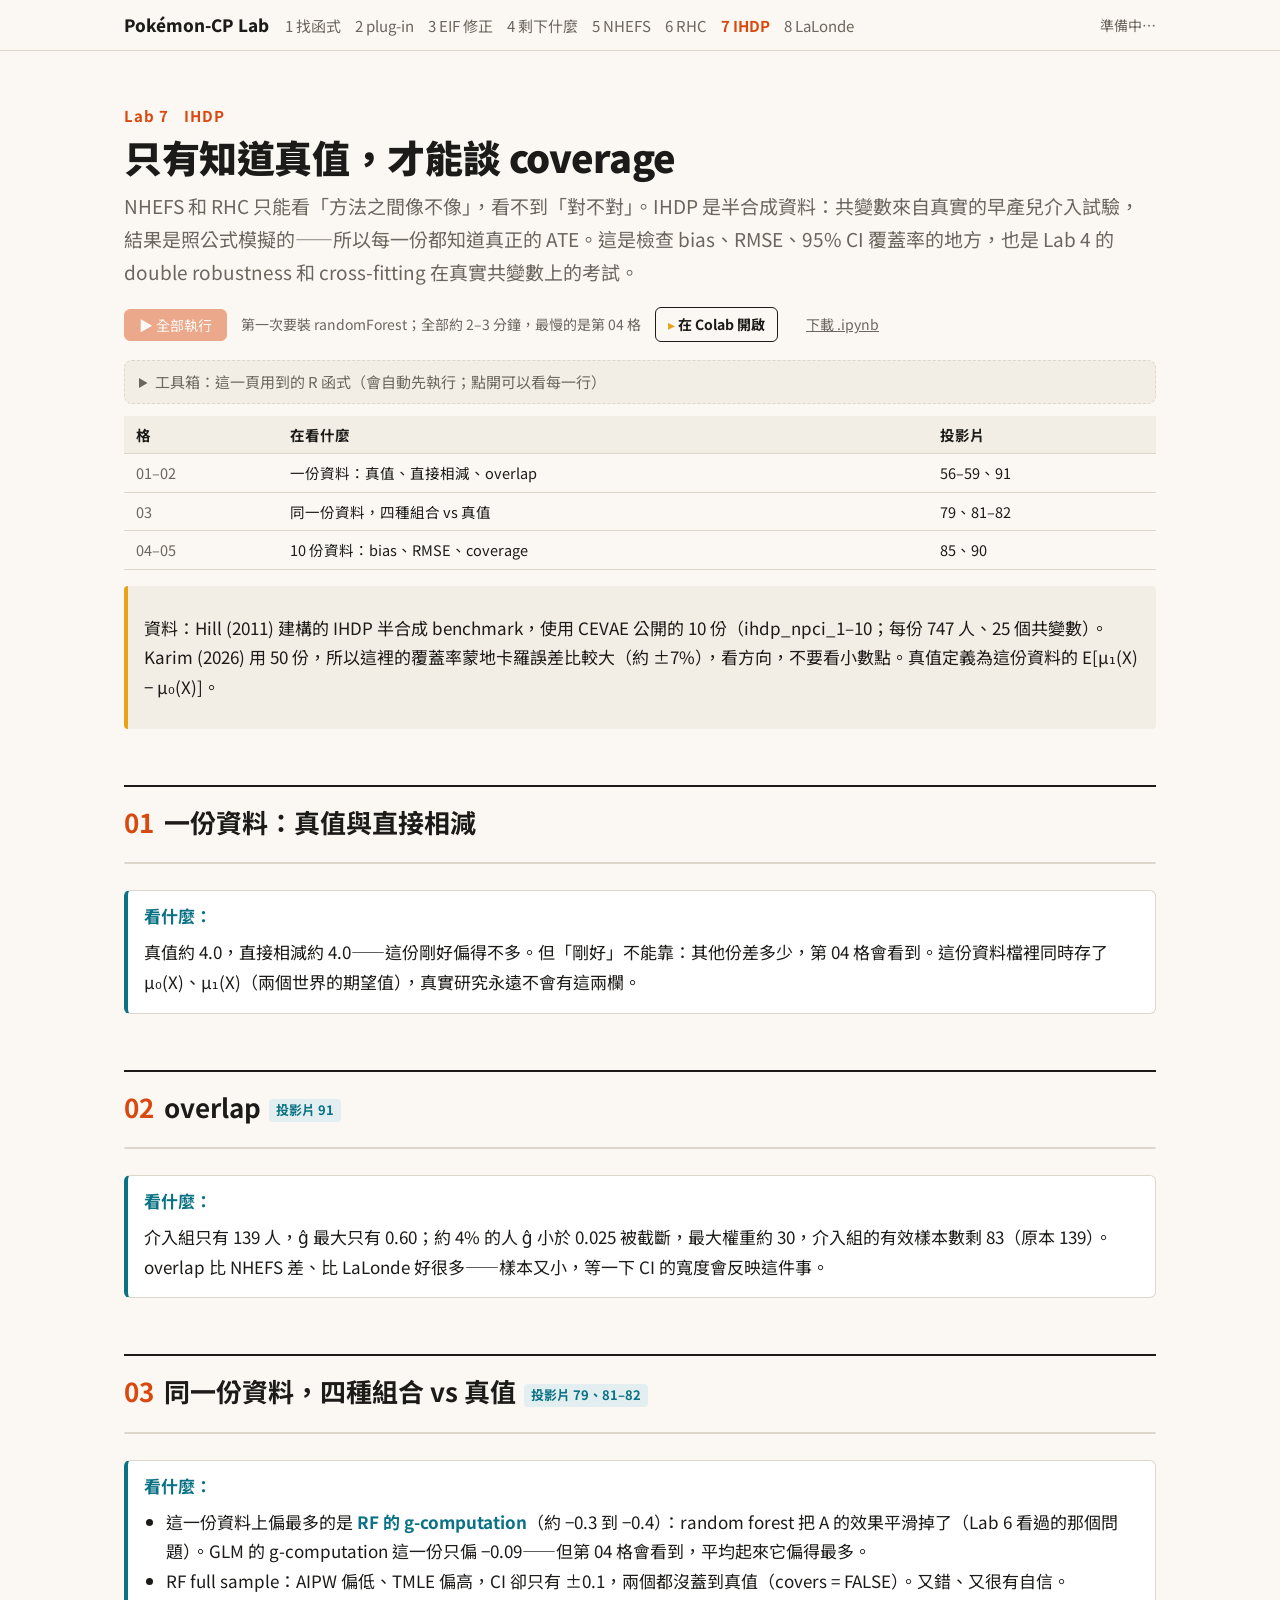
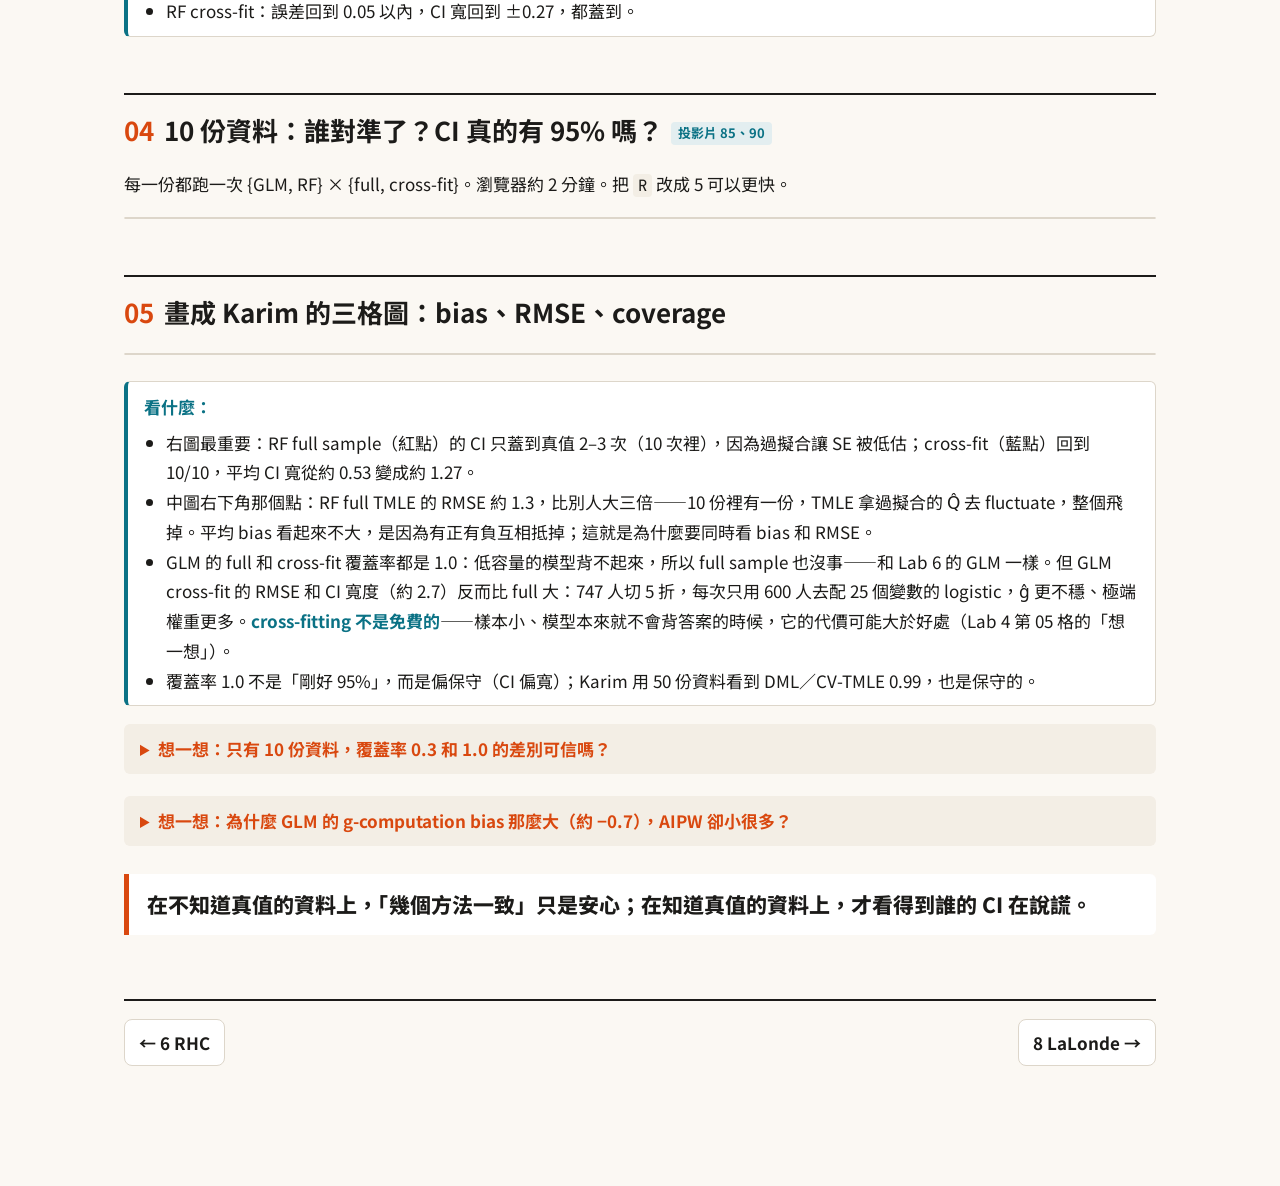
<file: 07_ihdp.html>
<!doctype html>
<html lang="zh-Hant">
<head>
<meta charset="utf-8">
<meta name="viewport" content="width=device-width, initial-scale=1">
<title>Lab 7　IHDP：只有知道真值，才能談 coverage</title>
<link rel="preconnect" href="https://fonts.googleapis.com">
<link rel="preconnect" href="https://fonts.gstatic.com" crossorigin>
<link href="https://fonts.googleapis.com/css2?family=JetBrains+Mono:wght@400;600&family=Noto+Sans+TC:wght@400;700;900&display=swap" rel="stylesheet">
<link rel="stylesheet" href="web/style.css?v=8">
<script type="importmap">
{
 "imports": {
  "@codemirror/state": "https://esm.sh/*@codemirror/state@6.4.1",
  "@codemirror/view": "https://esm.sh/*@codemirror/view@6.26.3",
  "@codemirror/language": "https://esm.sh/*@codemirror/language@6.10.1",
  "@codemirror/commands": "https://esm.sh/*@codemirror/commands@6.5.0",
  "@codemirror/legacy-modes/mode/r": "https://esm.sh/*@codemirror/legacy-modes@6.4.0/mode/r",
  "@lezer/common": "https://esm.sh/*@lezer/common@1.2.1",
  "@lezer/highlight": "https://esm.sh/*@lezer/highlight@1.2.0",
  "@lezer/lr": "https://esm.sh/*@lezer/lr@1.4.0",
  "style-mod": "https://esm.sh/*style-mod@4.1.2",
  "w3c-keyname": "https://esm.sh/*w3c-keyname@2.2.8"
 }
}
</script>
</head>
<body data-files="data/ihdp/ihdp_npci_1.csv,data/ihdp/ihdp_npci_2.csv,data/ihdp/ihdp_npci_3.csv,data/ihdp/ihdp_npci_4.csv,data/ihdp/ihdp_npci_5.csv,data/ihdp/ihdp_npci_6.csv,data/ihdp/ihdp_npci_7.csv,data/ihdp/ihdp_npci_8.csv,data/ihdp/ihdp_npci_9.csv,data/ihdp/ihdp_npci_10.csv" data-packages="randomForest">
<header class="top"><div class="wrap">
  <a class="home" href="index.html">Pokémon-CP Lab</a>
  <nav class="labs"><a href="01_ml.html">1 找函式</a><a href="02_plugin.html">2 plug-in</a><a href="03_eif.html">3 EIF 修正</a><a href="04_remainder.html">4 剩下什麼</a><a href="05_nhefs.html">5 NHEFS</a><a href="06_rhc.html">6 RHC</a><a href="07_ihdp.html" aria-current="page">7 IHDP</a><a href="08_lalonde.html">8 LaLonde</a></nav>
  <span id="status">準備中…</span>
</div></header>
<main>
<p class="kicker">Lab 7　IHDP</p>
<h1>只有知道真值，才能談 coverage</h1>
<p class="lead">NHEFS 和 RHC 只能看「方法之間像不像」，看不到「對不對」。IHDP 是半合成資料：共變數來自真實的早產兒介入試驗，結果是照公式模擬的——所以每一份都知道真正的 ATE。這是檢查 bias、RMSE、95% CI 覆蓋率的地方，也是 Lab 4 的 double robustness 和 cross-fitting 在真實共變數上的考試。</p>
<div class="actions"><button id="runall" disabled>▶ 全部執行</button><span class="time">第一次要裝 randomForest；全部約 2–3 分鐘，最慢的是第 04 格</span>
<a class="colab" href="https://colab.research.google.com/github/kiwi710680/Pokemon-CP/blob/main/colab/07_ihdp.ipynb" target="_blank" rel="noopener">在 Colab 開啟</a>
<a class="dl" href="colab/07_ihdp.ipynb" download>下載 .ipynb</a></div>
<details class="toolbox"><summary>工具箱：這一頁用到的 R 函式（會自動先執行；點開可以看每一行）</summary>
<div class="cell" data-label="工具箱"><script type="text/r">
# ---- estimators: one set of nuisance predictions -> different answers ----
# Notation (same as the slides): O = (X, A, Y)
#   Q(a, X) = E[Y | A = a, X]            outcome regression   -> nu$Q1, nu$Q0
#   g(X)    = P(A = 1 | X)               propensity score     -> nu$g
#   H(A, X) = A / g - (1 - A) / (1 - g)  clever covariate
#   D(O; g, Q, psi) = H (Y - Q_A) + Q1 - Q0 - psi   efficient influence function of the ATE
expit <- function(x) 1 / (1 + exp(-x))
bound <- function(p, lo = 0.025, hi = 0.975) pmin(pmax(p, lo), hi)

est_plugin <- function(nu) mean(nu$Q1 - nu$Q0)               # g-computation: predict twice, subtract, average

est_ipw_ht <- function(dat, nu)                               # Horvitz-Thompson IPTW: divide by n
  mean(dat$A * dat$Y / nu$g - (1 - dat$A) * dat$Y / (1 - nu$g))

est_ipw <- function(dat, nu) {                                # Hajek (stabilized) IPTW: divide by the sum of weights
  w1 <- dat$A / nu$g; w0 <- (1 - dat$A) / (1 - nu$g)
  sum(w1 * dat$Y) / sum(w1) - sum(w0 * dat$Y) / sum(w0)
}

eif <- function(dat, nu, psi) {
  H  <- dat$A / nu$g - (1 - dat$A) / (1 - nu$g)
  QA <- ifelse(dat$A == 1, nu$Q1, nu$Q0)
  H * (dat$Y - QA) + nu$Q1 - nu$Q0 - psi
}

wald <- function(psi, D) {                                    # SE from the EIF: sqrt(mean(D^2) / n)
  se <- sqrt(mean(D^2) / length(D))
  c(est = psi, se = se, lo = psi - 1.96 * se, hi = psi + 1.96 * se)
}

est_aipw <- function(dat, nu) {                               # one-step: psi_plug + P_n D  (solves P_n D = 0)
  psi <- mean(eif(dat, nu, 0))
  wald(psi, eif(dat, nu, psi))
}

est_tmle <- function(dat, nu, ybounds = range(dat$Y)) {       # targeting: move Q-hat along H until P_n D = 0
  lo <- ybounds[1]; hi <- ybounds[2]
  sc <- function(y) pmin(pmax((y - lo) / (hi - lo), 1e-6), 1 - 1e-6)
  Ys <- (dat$Y - lo) / (hi - lo)
  Q1s <- sc(nu$Q1); Q0s <- sc(nu$Q0); QAs <- ifelse(dat$A == 1, Q1s, Q0s)
  H  <- dat$A / nu$g - (1 - dat$A) / (1 - nu$g)
  fl <- suppressWarnings(glm(Ys ~ -1 + H, offset = qlogis(QAs), family = quasibinomial()))
  eps <- unname(coef(fl))
  Q1t <- expit(qlogis(Q1s) + eps / nu$g)
  Q0t <- expit(qlogis(Q0s) - eps / (1 - nu$g))
  nu_t <- data.frame(Q1 = lo + (hi - lo) * Q1t, Q0 = lo + (hi - lo) * Q0t, g = nu$g)
  psi <- mean(nu_t$Q1 - nu_t$Q0)
  c(wald(psi, eif(dat, nu_t, psi)), eps = eps)
}

weight_summary <- function(dat, nu) {                         # largest weight and effective sample size (ESS)
  w <- ifelse(dat$A == 1, 1 / nu$g, 1 / (1 - nu$g))
  c(max_weight = max(w),
    ESS_treated = sum(w[dat$A == 1])^2 / sum(w[dat$A == 1]^2), n_treated = sum(dat$A),
    ESS_control = sum(w[dat$A == 0])^2 / sum(w[dat$A == 0]^2), n_control = sum(1 - dat$A))
}

# ---- real data: loaders return list(name, X, A, Y, binary) ----
load_rhc <- function(path = "data/rhc.csv") {
  d <- read.csv(path, stringsAsFactors = TRUE)
  d[[1]] <- NULL                                              # first column is a row number
  A <- as.integer(d$swang1 == "RHC"); Y <- as.integer(d$dth30 == "Yes")
  drop <- c("swang1", "death", "dth30", "sadmdte", "dschdte", "dthdte", "lstctdte",   # same drop list as Karim (2026)
            "t3d30", "ptid", "cat2", "adld3p", "urin1")
  covs <- droplevels(d[, setdiff(names(d), drop), drop = FALSE])
  X <- as.data.frame(model.matrix(~ . - 1, data = covs))
  colnames(X) <- make.names(colnames(X), unique = TRUE)
  list(name = "RHC", X = X, A = A, Y = Y, binary = TRUE)
}
load_ihdp <- function(r = 1, dir = "data/ihdp") {
  d <- read.csv(file.path(dir, sprintf("ihdp_npci_%d.csv", r)), header = FALSE)
  names(d) <- c("treatment", "y_factual", "y_cfactual", "mu0", "mu1", paste0("x", 1:25))
  list(name = sprintf("IHDP #%d", r), X = d[, paste0("x", 1:25)], A = d$treatment, Y = d$y_factual,
       binary = FALSE, truth = mean(d$mu1 - d$mu0), mu0 = d$mu0, mu1 = d$mu1)
}
read_nsw <- function(file) {
  d <- read.table(file, header = FALSE)
  names(d) <- c("treat", "age", "educ", "black", "hisp", "married", "nodegree", "re74", "re75", "re78")
  d
}
load_lalonde <- function(setting = c("psid", "experimental"), dir = "data/lalonde") {
  setting <- match.arg(setting)
  tr <- read_nsw(file.path(dir, "nswre74_treated.txt")); ct <- read_nsw(file.path(dir, "nswre74_control.txt"))
  benchmark <- mean(tr$re78) - mean(ct$re78)                   # randomized: the simple difference is the answer
  d <- if (setting == "experimental") rbind(tr, ct) else rbind(tr, read_nsw(file.path(dir, "psid_controls.txt")))
  covs <- c("age", "educ", "black", "hisp", "married", "nodegree", "re74", "re75")
  list(name = paste0("LaLonde (", setting, ")"), X = d[, covs], A = d$treat, Y = d$re78, binary = FALSE, benchmark = benchmark)
}

# ---- learners: "glm" (main effects) or "rf" (random forest) ----
learn_g <- function(X, A, newX, learner = "glm", ntree = 100) {
  if (learner == "glm") {
    fit <- suppressWarnings(glm(A ~ ., data = data.frame(A = A, X), family = binomial))
    return(unname(suppressWarnings(predict(fit, newX, type = "response"))))
  }
  fit <- randomForest::randomForest(x = X, y = factor(A, levels = 0:1), ntree = ntree)
  unname(predict(fit, newX, type = "prob")[, "1"])
}
learn_Q <- function(X, A, Y, newX, binary, learner = "glm", ntree = 100) {
  tr <- data.frame(A = A, X); n1 <- data.frame(A = 1, newX); n0 <- data.frame(A = 0, newX)
  if (learner == "glm") {
    fit <- if (binary) suppressWarnings(glm(Y ~ ., data = data.frame(Y = Y, tr), family = binomial))
           else lm(Y ~ ., data = data.frame(Y = Y, tr))
    pr <- function(nd) unname(suppressWarnings(predict(fit, nd, type = "response")))
    return(list(Q1 = pr(n1), Q0 = pr(n0)))
  }
  if (binary) {
    fit <- randomForest::randomForest(x = tr, y = factor(Y, levels = 0:1), ntree = ntree)
    pr <- function(nd) unname(predict(fit, nd, type = "prob")[, "1"])
  } else {
    fit <- randomForest::randomForest(x = tr, y = Y, ntree = ntree)
    pr <- function(nd) unname(predict(fit, nd))
  }
  list(Q1 = pr(n1), Q0 = pr(n0))
}

# full: train on everyone, predict the same people.  crossfit: each prediction comes from the other K - 1 folds
nuisance <- function(d, learner = "glm", scheme = c("full", "crossfit"), K = 5, seed = 1,
                     bounds = c(0.025, 0.975), ntree = 100) {
  scheme <- match.arg(scheme)
  n <- length(d$A)
  set.seed(seed)
  fold <- if (scheme == "full") rep(1L, n) else sample(rep(seq_len(K), length.out = n))
  out <- data.frame(Q1 = numeric(n), Q0 = numeric(n), g_raw = numeric(n))
  for (k in unique(fold)) {
    te <- fold == k; tr <- if (scheme == "full") rep(TRUE, n) else !te
    q <- learn_Q(d$X[tr, , drop = FALSE], d$A[tr], d$Y[tr], d$X[te, , drop = FALSE], d$binary, learner, ntree)
    out$Q1[te] <- q$Q1; out$Q0[te] <- q$Q0
    out$g_raw[te] <- learn_g(d$X[tr, , drop = FALSE], d$A[tr], d$X[te, , drop = FALSE], learner, ntree)
  }
  if (d$binary) { out$Q1 <- pmin(pmax(out$Q1, 0), 1); out$Q0 <- pmin(pmax(out$Q0, 0), 1) }
  out$g <- pmin(pmax(out$g_raw, bounds[1]), bounds[2])
  out$fold <- fold
  out
}

panel <- function(d, nu, label = "") {                        # one set of nuisances -> four estimators
  dd <- list(A = d$A, Y = d$Y)
  a <- est_aipw(dd, nu); t <- est_tmle(dd, nu, ybounds = if (d$binary) c(0, 1) else range(d$Y))
  data.frame(scheme = label, estimator = c("g-computation", "IPTW (Hajek)", "AIPW", "TMLE"),
             est = c(est_plugin(nu), est_ipw(dd, nu), a[["est"]], t[["est"]]),
             se = c(NA, NA, a[["se"]], t[["se"]]), lo = c(NA, NA, a[["lo"]], t[["lo"]]), hi = c(NA, NA, a[["hi"]], t[["hi"]]))
}
residual_check <- function(d, nu) {                           # is the learner grading its own exam?
  QA <- ifelse(d$A == 1, nu$Q1, nu$Q0); H <- d$A / nu$g - (1 - d$A) / (1 - nu$g)
  c(resid_rms = sqrt(mean((d$Y - QA)^2)), correction = mean(H * (d$Y - QA)))
}

# ---- diagnostics: overlap and balance ----
smd <- function(x, A, w = rep(1, length(A))) {                # standardized mean difference
  m1 <- weighted.mean(x[A == 1], w[A == 1]); m0 <- weighted.mean(x[A == 0], w[A == 0])
  s <- sqrt((var(x[A == 1]) + var(x[A == 0])) / 2)
  if (s == 0) 0 else (m1 - m0) / s
}
balance_table <- function(X, A, g) {
  w <- ifelse(A == 1, 1 / g, 1 / (1 - g))
  data.frame(variable = names(X), before = sapply(X, smd, A = A), after_IPW = sapply(X, smd, A = A, w = w), row.names = NULL)
}
overlap_summary <- function(g_raw, A, bounds = c(0.025, 0.975)) {
  gb <- pmin(pmax(g_raw, bounds[1]), bounds[2]); w <- ifelse(A == 1, 1 / gb, 1 / (1 - gb))
  c(min_g = min(g_raw), max_g = max(g_raw), pct_clipped = 100 * mean(g_raw < bounds[1] | g_raw > bounds[2]),
    max_weight = max(w), ESS_treated = sum(w[A == 1])^2 / sum(w[A == 1]^2), ESS_control = sum(w[A == 0])^2 / sum(w[A == 0]^2))
}

# ---- plotting helpers (base graphics only) ----
COL <- list(red = "#D9480F", teal = "#0B7285", ink = "#1C1B19", muted = "#6B665E",
            gold = "#C98A0C", plum = "#7B3F8C", rule = "#DDD6CA")
lab_par <- function(...) par(mar = c(4.5, 5, 1.5, 1), las = 1, bty = "n", col.axis = COL$muted, ...)

overlap_plot <- function(g_raw, A, xlab = "estimated propensity score  g-hat(X)", labels = c("A = 1", "A = 0"), breaks = 40) {
  br <- seq(0, 1, length.out = breaks + 1)                    # mirrored histogram: treated up, control down
  h1 <- hist(pmin(pmax(g_raw[A == 1], 0), 1), breaks = br, plot = FALSE)$counts
  h0 <- hist(pmin(pmax(g_raw[A == 0], 0), 1), breaks = br, plot = FALSE)$counts
  lab_par()
  plot(NA, xlim = c(0, 1), ylim = c(-max(h0), max(h1)), axes = FALSE, xlab = xlab, ylab = "count")
  axis(1); yt <- pretty(c(-max(h0), max(h1))); axis(2, at = yt, labels = abs(yt))
  rect(br[-length(br)], 0, br[-1], h1, col = adjustcolor(COL$red, .8), border = "white")
  rect(br[-length(br)], 0, br[-1], -h0, col = adjustcolor(COL$teal, .8), border = "white")
  abline(h = 0)
  text(0.98, max(h1) * .85, labels[1], adj = 1, col = COL$red, font = 2)
  text(0.98, -max(h0) * .85, labels[2], adj = 1, col = COL$teal, font = 2)
}

forest_plot <- function(lab, est, lo = NA, hi = NA, ref = NULL, ref_lab = "", col = COL$ink, xlab = "estimate", xlim = NULL) {
  n <- length(est); y <- n:1
  rng <- range(c(est, lo, hi, ref), na.rm = TRUE)
  if (is.null(xlim)) xlim <- rng + c(-1, 1) * diff(rng) * 0.08
  op <- par(mar = c(4.5, min(22, max(8, 0.62 * max(nchar(lab)) + 1)), 1.5, 1), las = 1, bty = "n", col.axis = COL$muted)
  on.exit(par(op))
  plot(NA, xlim = xlim, ylim = c(0.5, n + 0.5), axes = FALSE, xlab = xlab, ylab = "")
  abline(h = y, col = "#F0EBE3")
  if (!is.null(ref)) {
    abline(v = ref, lty = 2, col = COL$muted); pos <- (ref[1] - xlim[1]) / diff(xlim)
    mtext(ref_lab, 3, at = ref[1], adj = if (pos > 0.7) 1 else if (pos < 0.3) 0 else 0.5, cex = .8, col = COL$muted)
  }
  ok <- !is.na(lo)
  segments(lo[ok], y[ok], hi[ok], y[ok], lwd = 3, col = rep_len(col, n)[ok])
  points(est, y, pch = 19, cex = 1.5, col = rep_len(col, n))
  axis(1); axis(2, at = y, labels = lab, tick = FALSE, col.axis = COL$ink)
}
</script></div></details>

<table class="map"><tr><th>格</th><th>在看什麼</th><th>投影片</th></tr><tr><td>01–02</td><td>一份資料：真值、直接相減、overlap</td><td>56–59、91</td></tr><tr><td>03</td><td>同一份資料，四種組合 vs 真值</td><td>79、81–82</td></tr><tr><td>04–05</td><td>10 份資料：bias、RMSE、coverage</td><td>85、90</td></tr></table>
<div class="note note"><p>資料：Hill (2011) 建構的 IHDP 半合成 benchmark，使用 CEVAE 公開的 10 份（ihdp_npci_1–10；每份 747 人、25 個共變數）。Karim (2026) 用 50 份，所以這裡的覆蓋率蒙地卡羅誤差比較大（約 ±7%），看方向，不要看小數點。真值定義為這份資料的 E[μ₁(X) − μ₀(X)]。</p></div>
<h2><span class="n">01</span>一份資料：真值與直接相減</h2>
<div class="cell"><script type="text/r">
d <- load_ihdp(1)
c(n = length(d$A), treated = sum(d$A), truth = d$truth, naive_difference = mean(d$Y[d$A == 1]) - mean(d$Y[d$A == 0]))
</script></div>
<div class="look"><b>看什麼：</b><p>真值約 4.0，直接相減約 4.0——這份剛好偏得不多。但「剛好」不能靠：其他份差多少，第 04 格會看到。這份資料檔裡同時存了 μ₀(X)、μ₁(X)（兩個世界的期望值），真實研究永遠不會有這兩欄。</p></div>
<h2><span class="n">02</span>overlap<span class="slide">投影片 91</span></h2>
<div class="cell"><script type="text/r">
nu <- nuisance(d, "glm", "full")
round(overlap_summary(nu$g_raw, d$A), 3)
overlap_plot(nu$g_raw, d$A, labels = c("treated", "control"))
</script></div>
<div class="look"><b>看什麼：</b><p>介入組只有 139 人，ĝ 最大只有 0.60；約 4% 的人 ĝ 小於 0.025 被截斷，最大權重約 30，介入組的有效樣本數剩 83（原本 139）。overlap 比 NHEFS 差、比 LaLonde 好很多——樣本又小，等一下 CI 的寬度會反映這件事。</p></div>
<h2><span class="n">03</span>同一份資料，四種組合 vs 真值<span class="slide">投影片 79、81–82</span></h2>
<div class="cell"><script type="text/r">
res1 <- do.call(rbind, lapply(c("glm", "rf"), function(lr) do.call(rbind, lapply(c("full", "crossfit"), function(sc)
  panel(d, nuisance(d, lr, sc, seed = 1, ntree = 100), paste(lr, sc))))))
res1$error <- res1$est - d$truth
res1$covers <- res1$lo <= d$truth & d$truth <= res1$hi
res1
</script></div>
<div class="look"><b>看什麼：</b><ul><li>這一份資料上偏最多的是 <b>RF 的 g-computation</b>（約 −0.3 到 −0.4）：random forest 把 A 的效果平滑掉了（Lab 6 看過的那個問題）。GLM 的 g-computation 這一份只偏 −0.09——但第 04 格會看到，平均起來它偏得最多。</li><li>RF full sample：AIPW 偏低、TMLE 偏高，CI 卻只有 ±0.1，兩個都沒蓋到真值（covers = FALSE）。又錯、又很有自信。</li><li>RF cross-fit：誤差回到 0.05 以內，CI 寬回到 ±0.27，都蓋到。</li></ul></div>
<h2><span class="n">04</span>10 份資料：誰對準了？CI 真的有 95% 嗎？<span class="slide">投影片 85、90</span></h2>
<p>每一份都跑一次 {GLM, RF} × {full, cross-fit}。瀏覽器約 2 分鐘。把 <code>R</code> 改成 5 可以更快。</p>
<div class="cell"><script type="text/r">
R <- 10
runs <- do.call(rbind, lapply(seq_len(R), function(r) { dr <- load_ihdp(r)
  do.call(rbind, lapply(c("glm", "rf"), function(lr) do.call(rbind, lapply(c("full", "crossfit"), function(sc) {
    p <- panel(dr, nuisance(dr, lr, sc, seed = r, ntree = 100), sc); p$learner <- lr; p$r <- r; p$truth <- dr$truth; p })))) }))
runs$err <- runs$est - runs$truth
runs$cover <- runs$lo <= runs$truth & runs$truth <= runs$hi
grade <- aggregate(cbind(bias = err, mse = err^2, coverage = cover, ci_width = hi - lo) ~ learner + scheme + estimator,
                   data = runs, FUN = mean, na.action = na.pass)
grade$rmse <- sqrt(grade$mse); grade$mse <- NULL
grade <- grade[order(grade$estimator, grade$learner, grade$scheme), ]
print(grade, digits = 3, row.names = FALSE)
</script></div>
<h2><span class="n">05</span>畫成 Karim 的三格圖：bias、RMSE、coverage</h2>
<div class="cell"><script type="text/r">
g <- grade[grade$estimator %in% c("AIPW", "TMLE"), ]
lab <- paste(g$learner, g$scheme, g$estimator)
col <- ifelse(g$scheme == "full", COL$red, COL$teal)
par(mfrow = c(1, 3), mar = c(4.5, 1, 2, 1), oma = c(0, 12, 0, 0), las = 1, bty = "n")
y <- nrow(g):1
plot(g$bias, y, pch = 19, col = col, cex = 1.6, xlim = range(c(0, g$bias)) * 1.2, yaxt = "n", xlab = "bias", main = "Bias (0 is best)")
abline(v = 0, lty = 2); axis(2, at = y, labels = lab, outer = TRUE, tick = FALSE, col.axis = COL$ink, cex.axis = 1.15)
plot(g$rmse, y, pch = 19, col = col, cex = 1.6, xlim = c(0, max(g$rmse) * 1.1), yaxt = "n", xlab = "RMSE", main = "RMSE (lower is better)")
plot(g$coverage, y, pch = 19, col = col, cex = 1.6, xlim = c(0, 1.05), yaxt = "n", xlab = "coverage", main = "95% CI coverage")
abline(v = 0.95, lty = 2)
</script></div>
<div class="look"><b>看什麼：</b><ul><li>右圖最重要：RF full sample（紅點）的 CI 只蓋到真值 2–3 次（10 次裡），因為過擬合讓 SE 被低估；cross-fit（藍點）回到 10/10，平均 CI 寬從約 0.53 變成約 1.27。</li><li>中圖右下角那個點：RF full TMLE 的 RMSE 約 1.3，比別人大三倍——10 份裡有一份，TMLE 拿過擬合的 Q̂ 去 fluctuate，整個飛掉。平均 bias 看起來不大，是因為有正有負互相抵掉；這就是為什麼要同時看 bias 和 RMSE。</li><li>GLM 的 full 和 cross-fit 覆蓋率都是 1.0：低容量的模型背不起來，所以 full sample 也沒事——和 Lab 6 的 GLM 一樣。但 GLM cross-fit 的 RMSE 和 CI 寬度（約 2.7）反而比 full 大：747 人切 5 折，每次只用 600 人去配 25 個變數的 logistic，ĝ 更不穩、極端權重更多。<b>cross-fitting 不是免費的</b>——樣本小、模型本來就不會背答案的時候，它的代價可能大於好處（Lab 4 第 05 格的「想一想」）。</li><li>覆蓋率 1.0 不是「剛好 95%」，而是偏保守（CI 偏寬）；Karim 用 50 份資料看到 DML／CV-TMLE 0.99，也是保守的。</li></ul></div>
<details class="think"><summary>想一想：只有 10 份資料，覆蓋率 0.3 和 1.0 的差別可信嗎？</summary><p>覆蓋率的蒙地卡羅標準誤約 √(p(1−p)/10)：p = 0.95 時約 0.07。0.3 和 1.0 差了 0.7，遠超過這個誤差，方向可信；但 0.9 和 1.0 的差別就不能下結論。Karim 也提醒：MCSE 要以「獨立的資料份數」為單位算，同一份資料換 20 種切法不會變成 20 份獨立資料。</p></details>
<details class="think"><summary>想一想：為什麼 GLM 的 g-computation bias 那麼大（約 −0.7），AIPW 卻小很多？</summary><p>IHDP 的結果是用非線性公式生成的，主效應線性模型的 Q̂ 系統性地錯了（first-order bias）。AIPW 的修正項用 ĝ 加權的殘差把它補回來——這就是 Lab 4 第 03 格「Q 錯、g 大致對」那一格的 double robustness，在真實共變數上親眼看到。</p></details>
<p class="punch">在不知道真值的資料上，「幾個方法一致」只是安心；在知道真值的資料上，才看得到誰的 CI 在說謊。</p>
<nav class="pager"><a href="06_rhc.html">← 6 RHC</a><a href="08_lalonde.html">8 LaLonde →</a></nav>
</main>
<script type="module" src="web/runner.js?v=8"></script>
</body>
</html>
</file>
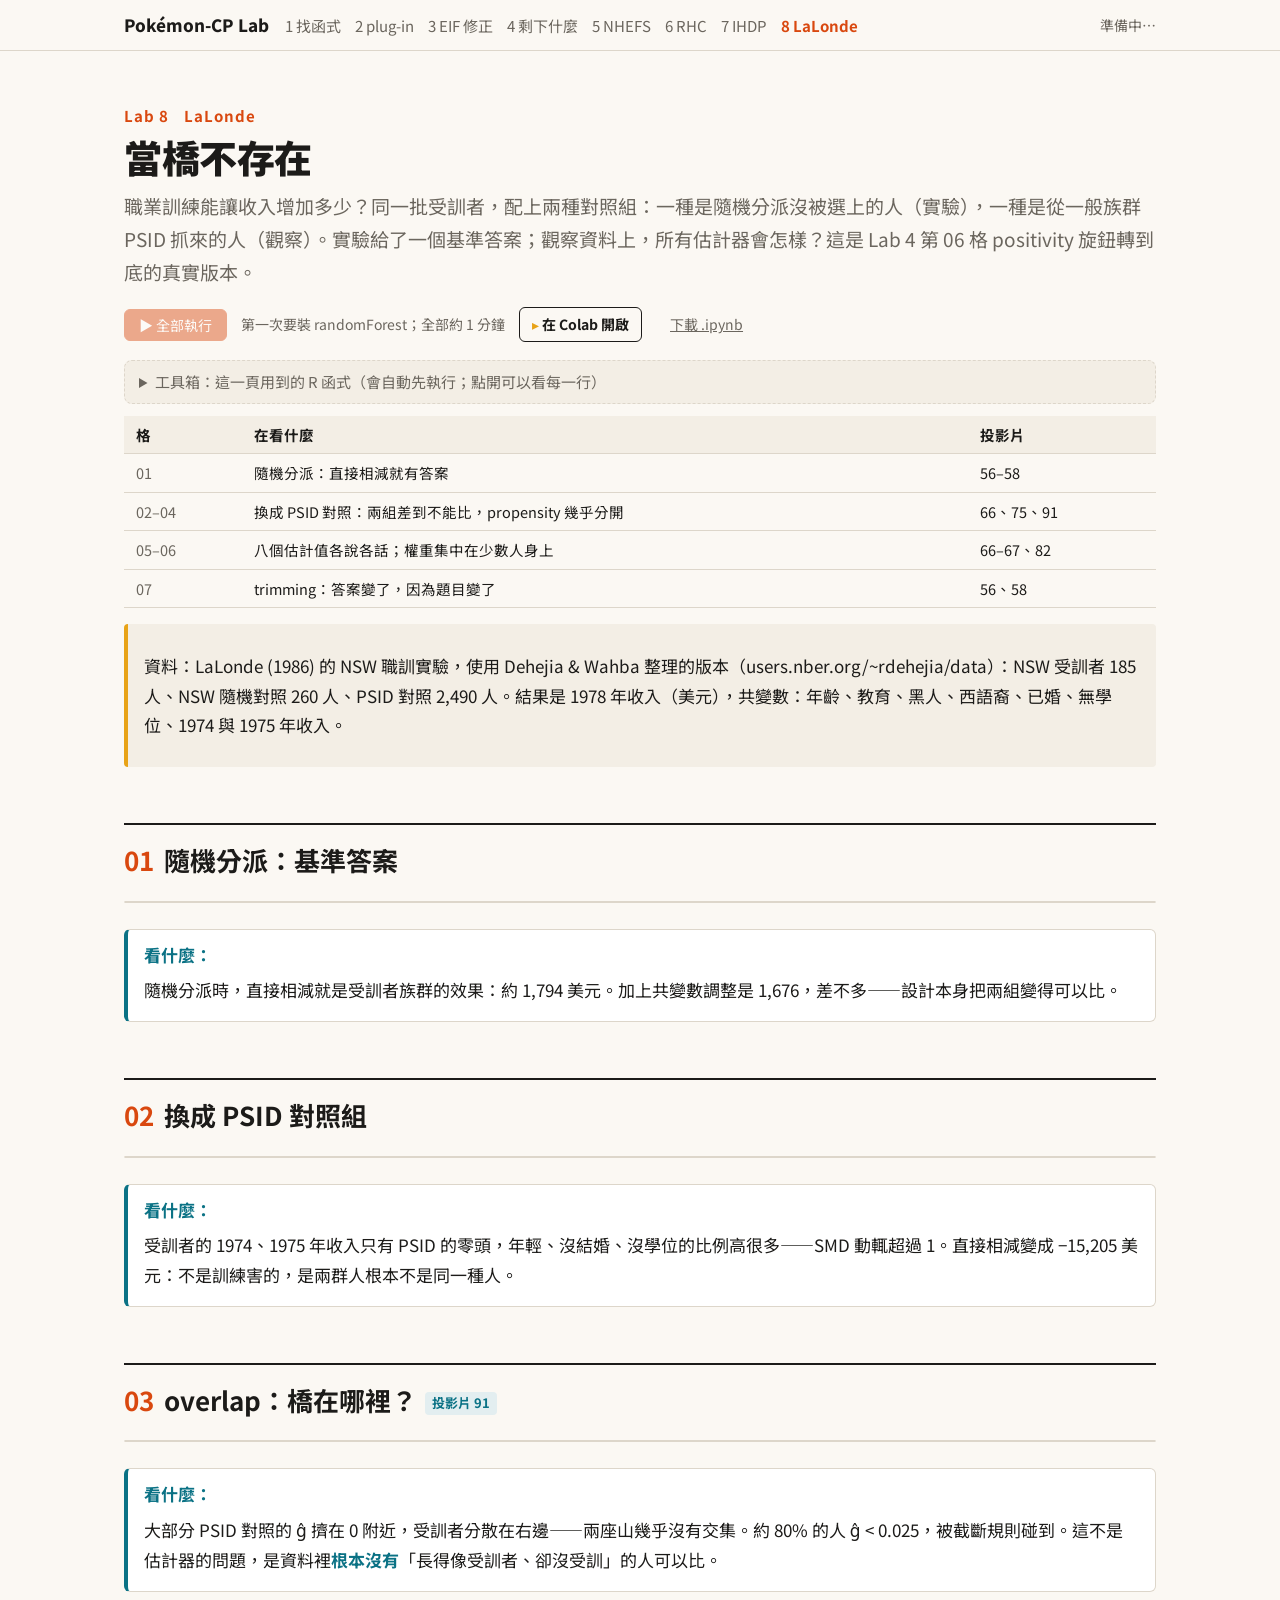
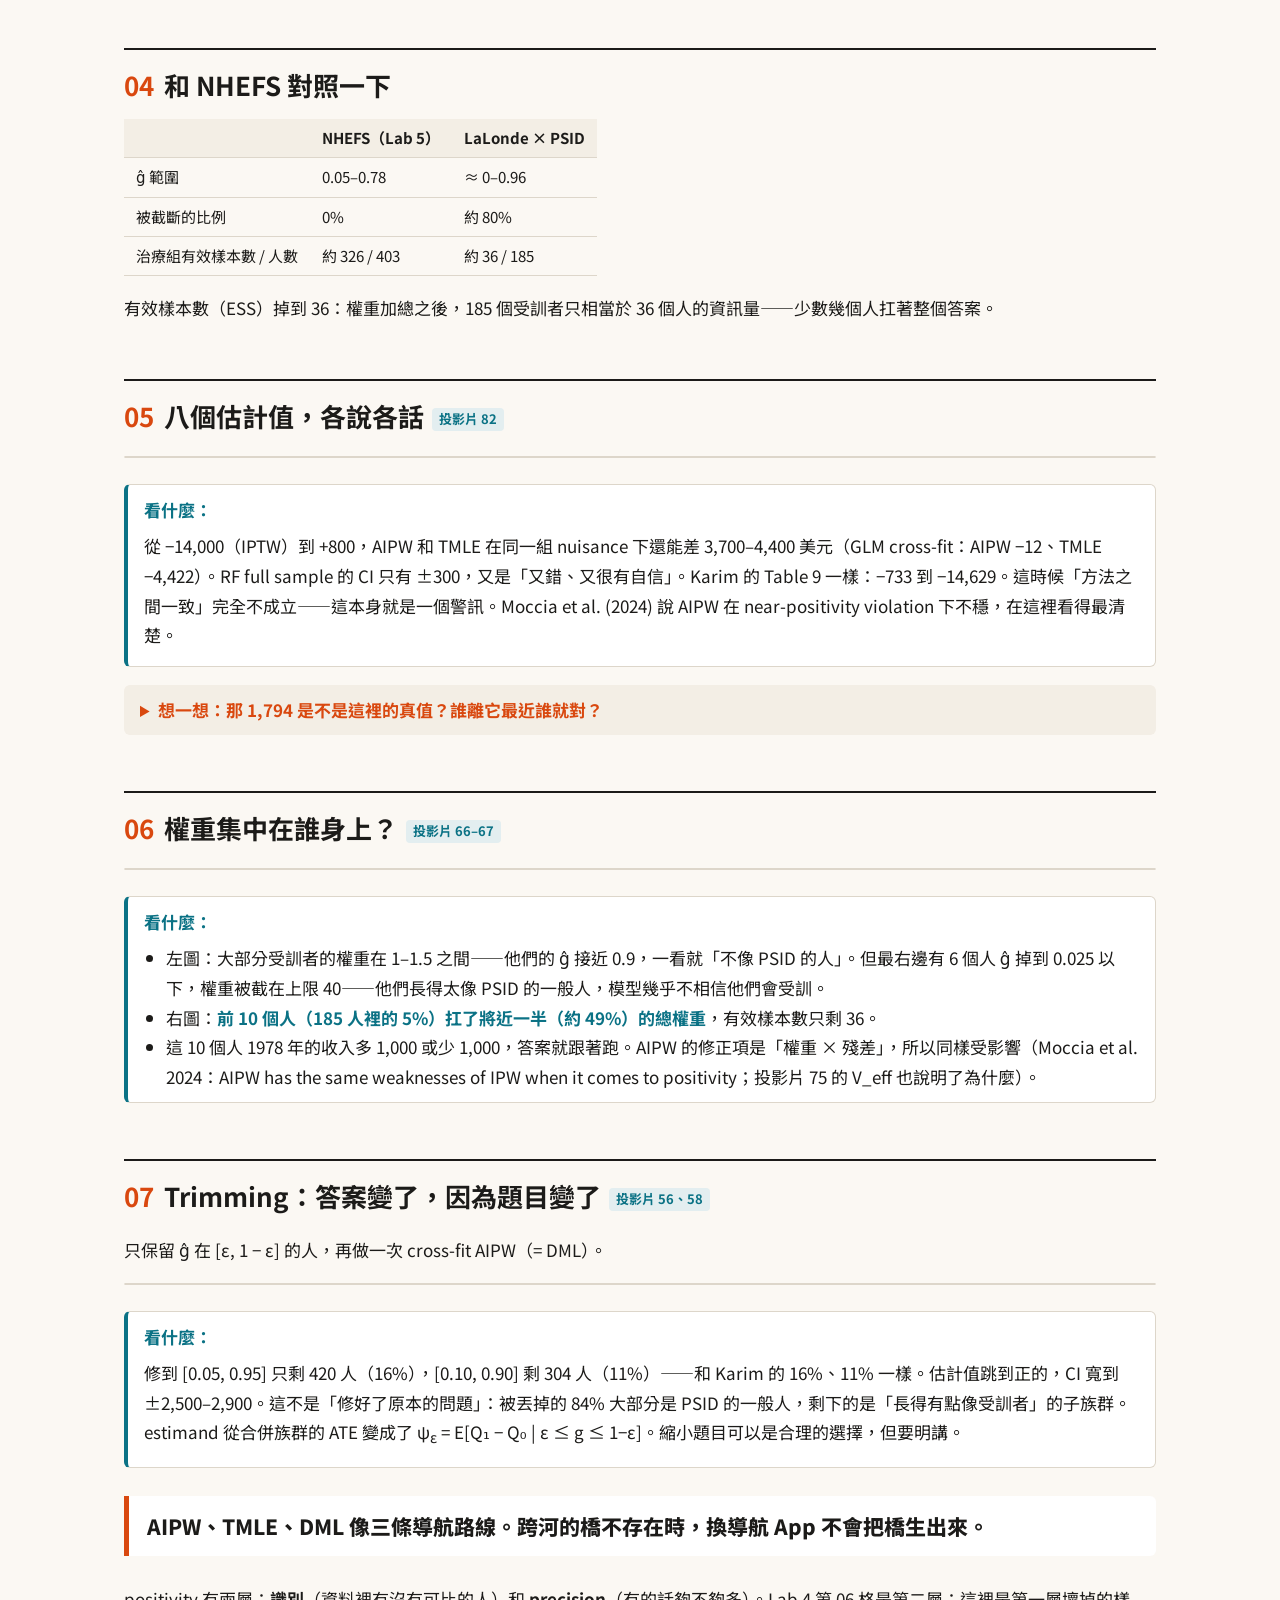
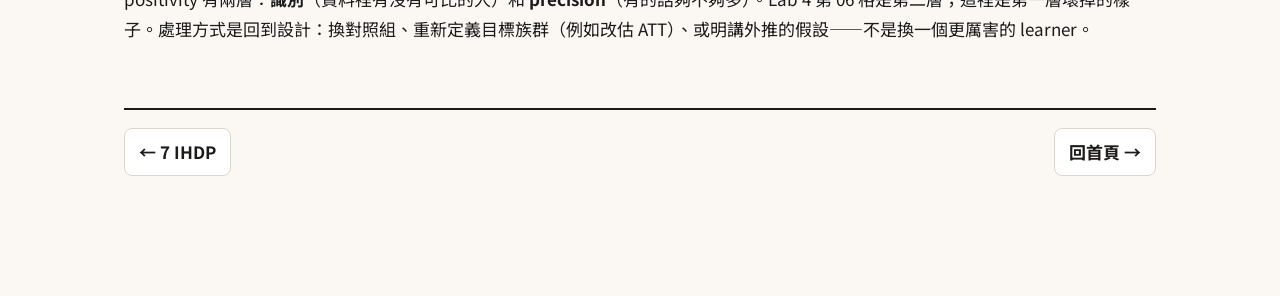
<file: 08_lalonde.html>
<!doctype html>
<html lang="zh-Hant">
<head>
<meta charset="utf-8">
<meta name="viewport" content="width=device-width, initial-scale=1">
<title>Lab 8　LaLonde：當橋不存在</title>
<link rel="preconnect" href="https://fonts.googleapis.com">
<link rel="preconnect" href="https://fonts.gstatic.com" crossorigin>
<link href="https://fonts.googleapis.com/css2?family=JetBrains+Mono:wght@400;600&family=Noto+Sans+TC:wght@400;700;900&display=swap" rel="stylesheet">
<link rel="stylesheet" href="web/style.css?v=8">
<script type="importmap">
{
 "imports": {
  "@codemirror/state": "https://esm.sh/*@codemirror/state@6.4.1",
  "@codemirror/view": "https://esm.sh/*@codemirror/view@6.26.3",
  "@codemirror/language": "https://esm.sh/*@codemirror/language@6.10.1",
  "@codemirror/commands": "https://esm.sh/*@codemirror/commands@6.5.0",
  "@codemirror/legacy-modes/mode/r": "https://esm.sh/*@codemirror/legacy-modes@6.4.0/mode/r",
  "@lezer/common": "https://esm.sh/*@lezer/common@1.2.1",
  "@lezer/highlight": "https://esm.sh/*@lezer/highlight@1.2.0",
  "@lezer/lr": "https://esm.sh/*@lezer/lr@1.4.0",
  "style-mod": "https://esm.sh/*style-mod@4.1.2",
  "w3c-keyname": "https://esm.sh/*w3c-keyname@2.2.8"
 }
}
</script>
</head>
<body data-files="data/lalonde/nswre74_treated.txt,data/lalonde/nswre74_control.txt,data/lalonde/psid_controls.txt" data-packages="randomForest">
<header class="top"><div class="wrap">
  <a class="home" href="index.html">Pokémon-CP Lab</a>
  <nav class="labs"><a href="01_ml.html">1 找函式</a><a href="02_plugin.html">2 plug-in</a><a href="03_eif.html">3 EIF 修正</a><a href="04_remainder.html">4 剩下什麼</a><a href="05_nhefs.html">5 NHEFS</a><a href="06_rhc.html">6 RHC</a><a href="07_ihdp.html">7 IHDP</a><a href="08_lalonde.html" aria-current="page">8 LaLonde</a></nav>
  <span id="status">準備中…</span>
</div></header>
<main>
<p class="kicker">Lab 8　LaLonde</p>
<h1>當橋不存在</h1>
<p class="lead">職業訓練能讓收入增加多少？同一批受訓者，配上兩種對照組：一種是隨機分派沒被選上的人（實驗），一種是從一般族群 PSID 抓來的人（觀察）。實驗給了一個基準答案；觀察資料上，所有估計器會怎樣？這是 Lab 4 第 06 格 positivity 旋鈕轉到底的真實版本。</p>
<div class="actions"><button id="runall" disabled>▶ 全部執行</button><span class="time">第一次要裝 randomForest；全部約 1 分鐘</span>
<a class="colab" href="https://colab.research.google.com/github/kiwi710680/Pokemon-CP/blob/main/colab/08_lalonde.ipynb" target="_blank" rel="noopener">在 Colab 開啟</a>
<a class="dl" href="colab/08_lalonde.ipynb" download>下載 .ipynb</a></div>
<details class="toolbox"><summary>工具箱：這一頁用到的 R 函式（會自動先執行；點開可以看每一行）</summary>
<div class="cell" data-label="工具箱"><script type="text/r">
# ---- estimators: one set of nuisance predictions -> different answers ----
# Notation (same as the slides): O = (X, A, Y)
#   Q(a, X) = E[Y | A = a, X]            outcome regression   -> nu$Q1, nu$Q0
#   g(X)    = P(A = 1 | X)               propensity score     -> nu$g
#   H(A, X) = A / g - (1 - A) / (1 - g)  clever covariate
#   D(O; g, Q, psi) = H (Y - Q_A) + Q1 - Q0 - psi   efficient influence function of the ATE
expit <- function(x) 1 / (1 + exp(-x))
bound <- function(p, lo = 0.025, hi = 0.975) pmin(pmax(p, lo), hi)

est_plugin <- function(nu) mean(nu$Q1 - nu$Q0)               # g-computation: predict twice, subtract, average

est_ipw_ht <- function(dat, nu)                               # Horvitz-Thompson IPTW: divide by n
  mean(dat$A * dat$Y / nu$g - (1 - dat$A) * dat$Y / (1 - nu$g))

est_ipw <- function(dat, nu) {                                # Hajek (stabilized) IPTW: divide by the sum of weights
  w1 <- dat$A / nu$g; w0 <- (1 - dat$A) / (1 - nu$g)
  sum(w1 * dat$Y) / sum(w1) - sum(w0 * dat$Y) / sum(w0)
}

eif <- function(dat, nu, psi) {
  H  <- dat$A / nu$g - (1 - dat$A) / (1 - nu$g)
  QA <- ifelse(dat$A == 1, nu$Q1, nu$Q0)
  H * (dat$Y - QA) + nu$Q1 - nu$Q0 - psi
}

wald <- function(psi, D) {                                    # SE from the EIF: sqrt(mean(D^2) / n)
  se <- sqrt(mean(D^2) / length(D))
  c(est = psi, se = se, lo = psi - 1.96 * se, hi = psi + 1.96 * se)
}

est_aipw <- function(dat, nu) {                               # one-step: psi_plug + P_n D  (solves P_n D = 0)
  psi <- mean(eif(dat, nu, 0))
  wald(psi, eif(dat, nu, psi))
}

est_tmle <- function(dat, nu, ybounds = range(dat$Y)) {       # targeting: move Q-hat along H until P_n D = 0
  lo <- ybounds[1]; hi <- ybounds[2]
  sc <- function(y) pmin(pmax((y - lo) / (hi - lo), 1e-6), 1 - 1e-6)
  Ys <- (dat$Y - lo) / (hi - lo)
  Q1s <- sc(nu$Q1); Q0s <- sc(nu$Q0); QAs <- ifelse(dat$A == 1, Q1s, Q0s)
  H  <- dat$A / nu$g - (1 - dat$A) / (1 - nu$g)
  fl <- suppressWarnings(glm(Ys ~ -1 + H, offset = qlogis(QAs), family = quasibinomial()))
  eps <- unname(coef(fl))
  Q1t <- expit(qlogis(Q1s) + eps / nu$g)
  Q0t <- expit(qlogis(Q0s) - eps / (1 - nu$g))
  nu_t <- data.frame(Q1 = lo + (hi - lo) * Q1t, Q0 = lo + (hi - lo) * Q0t, g = nu$g)
  psi <- mean(nu_t$Q1 - nu_t$Q0)
  c(wald(psi, eif(dat, nu_t, psi)), eps = eps)
}

weight_summary <- function(dat, nu) {                         # largest weight and effective sample size (ESS)
  w <- ifelse(dat$A == 1, 1 / nu$g, 1 / (1 - nu$g))
  c(max_weight = max(w),
    ESS_treated = sum(w[dat$A == 1])^2 / sum(w[dat$A == 1]^2), n_treated = sum(dat$A),
    ESS_control = sum(w[dat$A == 0])^2 / sum(w[dat$A == 0]^2), n_control = sum(1 - dat$A))
}

# ---- real data: loaders return list(name, X, A, Y, binary) ----
load_rhc <- function(path = "data/rhc.csv") {
  d <- read.csv(path, stringsAsFactors = TRUE)
  d[[1]] <- NULL                                              # first column is a row number
  A <- as.integer(d$swang1 == "RHC"); Y <- as.integer(d$dth30 == "Yes")
  drop <- c("swang1", "death", "dth30", "sadmdte", "dschdte", "dthdte", "lstctdte",   # same drop list as Karim (2026)
            "t3d30", "ptid", "cat2", "adld3p", "urin1")
  covs <- droplevels(d[, setdiff(names(d), drop), drop = FALSE])
  X <- as.data.frame(model.matrix(~ . - 1, data = covs))
  colnames(X) <- make.names(colnames(X), unique = TRUE)
  list(name = "RHC", X = X, A = A, Y = Y, binary = TRUE)
}
load_ihdp <- function(r = 1, dir = "data/ihdp") {
  d <- read.csv(file.path(dir, sprintf("ihdp_npci_%d.csv", r)), header = FALSE)
  names(d) <- c("treatment", "y_factual", "y_cfactual", "mu0", "mu1", paste0("x", 1:25))
  list(name = sprintf("IHDP #%d", r), X = d[, paste0("x", 1:25)], A = d$treatment, Y = d$y_factual,
       binary = FALSE, truth = mean(d$mu1 - d$mu0), mu0 = d$mu0, mu1 = d$mu1)
}
read_nsw <- function(file) {
  d <- read.table(file, header = FALSE)
  names(d) <- c("treat", "age", "educ", "black", "hisp", "married", "nodegree", "re74", "re75", "re78")
  d
}
load_lalonde <- function(setting = c("psid", "experimental"), dir = "data/lalonde") {
  setting <- match.arg(setting)
  tr <- read_nsw(file.path(dir, "nswre74_treated.txt")); ct <- read_nsw(file.path(dir, "nswre74_control.txt"))
  benchmark <- mean(tr$re78) - mean(ct$re78)                   # randomized: the simple difference is the answer
  d <- if (setting == "experimental") rbind(tr, ct) else rbind(tr, read_nsw(file.path(dir, "psid_controls.txt")))
  covs <- c("age", "educ", "black", "hisp", "married", "nodegree", "re74", "re75")
  list(name = paste0("LaLonde (", setting, ")"), X = d[, covs], A = d$treat, Y = d$re78, binary = FALSE, benchmark = benchmark)
}

# ---- learners: "glm" (main effects) or "rf" (random forest) ----
learn_g <- function(X, A, newX, learner = "glm", ntree = 100) {
  if (learner == "glm") {
    fit <- suppressWarnings(glm(A ~ ., data = data.frame(A = A, X), family = binomial))
    return(unname(suppressWarnings(predict(fit, newX, type = "response"))))
  }
  fit <- randomForest::randomForest(x = X, y = factor(A, levels = 0:1), ntree = ntree)
  unname(predict(fit, newX, type = "prob")[, "1"])
}
learn_Q <- function(X, A, Y, newX, binary, learner = "glm", ntree = 100) {
  tr <- data.frame(A = A, X); n1 <- data.frame(A = 1, newX); n0 <- data.frame(A = 0, newX)
  if (learner == "glm") {
    fit <- if (binary) suppressWarnings(glm(Y ~ ., data = data.frame(Y = Y, tr), family = binomial))
           else lm(Y ~ ., data = data.frame(Y = Y, tr))
    pr <- function(nd) unname(suppressWarnings(predict(fit, nd, type = "response")))
    return(list(Q1 = pr(n1), Q0 = pr(n0)))
  }
  if (binary) {
    fit <- randomForest::randomForest(x = tr, y = factor(Y, levels = 0:1), ntree = ntree)
    pr <- function(nd) unname(predict(fit, nd, type = "prob")[, "1"])
  } else {
    fit <- randomForest::randomForest(x = tr, y = Y, ntree = ntree)
    pr <- function(nd) unname(predict(fit, nd))
  }
  list(Q1 = pr(n1), Q0 = pr(n0))
}

# full: train on everyone, predict the same people.  crossfit: each prediction comes from the other K - 1 folds
nuisance <- function(d, learner = "glm", scheme = c("full", "crossfit"), K = 5, seed = 1,
                     bounds = c(0.025, 0.975), ntree = 100) {
  scheme <- match.arg(scheme)
  n <- length(d$A)
  set.seed(seed)
  fold <- if (scheme == "full") rep(1L, n) else sample(rep(seq_len(K), length.out = n))
  out <- data.frame(Q1 = numeric(n), Q0 = numeric(n), g_raw = numeric(n))
  for (k in unique(fold)) {
    te <- fold == k; tr <- if (scheme == "full") rep(TRUE, n) else !te
    q <- learn_Q(d$X[tr, , drop = FALSE], d$A[tr], d$Y[tr], d$X[te, , drop = FALSE], d$binary, learner, ntree)
    out$Q1[te] <- q$Q1; out$Q0[te] <- q$Q0
    out$g_raw[te] <- learn_g(d$X[tr, , drop = FALSE], d$A[tr], d$X[te, , drop = FALSE], learner, ntree)
  }
  if (d$binary) { out$Q1 <- pmin(pmax(out$Q1, 0), 1); out$Q0 <- pmin(pmax(out$Q0, 0), 1) }
  out$g <- pmin(pmax(out$g_raw, bounds[1]), bounds[2])
  out$fold <- fold
  out
}

panel <- function(d, nu, label = "") {                        # one set of nuisances -> four estimators
  dd <- list(A = d$A, Y = d$Y)
  a <- est_aipw(dd, nu); t <- est_tmle(dd, nu, ybounds = if (d$binary) c(0, 1) else range(d$Y))
  data.frame(scheme = label, estimator = c("g-computation", "IPTW (Hajek)", "AIPW", "TMLE"),
             est = c(est_plugin(nu), est_ipw(dd, nu), a[["est"]], t[["est"]]),
             se = c(NA, NA, a[["se"]], t[["se"]]), lo = c(NA, NA, a[["lo"]], t[["lo"]]), hi = c(NA, NA, a[["hi"]], t[["hi"]]))
}
residual_check <- function(d, nu) {                           # is the learner grading its own exam?
  QA <- ifelse(d$A == 1, nu$Q1, nu$Q0); H <- d$A / nu$g - (1 - d$A) / (1 - nu$g)
  c(resid_rms = sqrt(mean((d$Y - QA)^2)), correction = mean(H * (d$Y - QA)))
}

# ---- diagnostics: overlap and balance ----
smd <- function(x, A, w = rep(1, length(A))) {                # standardized mean difference
  m1 <- weighted.mean(x[A == 1], w[A == 1]); m0 <- weighted.mean(x[A == 0], w[A == 0])
  s <- sqrt((var(x[A == 1]) + var(x[A == 0])) / 2)
  if (s == 0) 0 else (m1 - m0) / s
}
balance_table <- function(X, A, g) {
  w <- ifelse(A == 1, 1 / g, 1 / (1 - g))
  data.frame(variable = names(X), before = sapply(X, smd, A = A), after_IPW = sapply(X, smd, A = A, w = w), row.names = NULL)
}
overlap_summary <- function(g_raw, A, bounds = c(0.025, 0.975)) {
  gb <- pmin(pmax(g_raw, bounds[1]), bounds[2]); w <- ifelse(A == 1, 1 / gb, 1 / (1 - gb))
  c(min_g = min(g_raw), max_g = max(g_raw), pct_clipped = 100 * mean(g_raw < bounds[1] | g_raw > bounds[2]),
    max_weight = max(w), ESS_treated = sum(w[A == 1])^2 / sum(w[A == 1]^2), ESS_control = sum(w[A == 0])^2 / sum(w[A == 0]^2))
}

# ---- plotting helpers (base graphics only) ----
COL <- list(red = "#D9480F", teal = "#0B7285", ink = "#1C1B19", muted = "#6B665E",
            gold = "#C98A0C", plum = "#7B3F8C", rule = "#DDD6CA")
lab_par <- function(...) par(mar = c(4.5, 5, 1.5, 1), las = 1, bty = "n", col.axis = COL$muted, ...)

overlap_plot <- function(g_raw, A, xlab = "estimated propensity score  g-hat(X)", labels = c("A = 1", "A = 0"), breaks = 40) {
  br <- seq(0, 1, length.out = breaks + 1)                    # mirrored histogram: treated up, control down
  h1 <- hist(pmin(pmax(g_raw[A == 1], 0), 1), breaks = br, plot = FALSE)$counts
  h0 <- hist(pmin(pmax(g_raw[A == 0], 0), 1), breaks = br, plot = FALSE)$counts
  lab_par()
  plot(NA, xlim = c(0, 1), ylim = c(-max(h0), max(h1)), axes = FALSE, xlab = xlab, ylab = "count")
  axis(1); yt <- pretty(c(-max(h0), max(h1))); axis(2, at = yt, labels = abs(yt))
  rect(br[-length(br)], 0, br[-1], h1, col = adjustcolor(COL$red, .8), border = "white")
  rect(br[-length(br)], 0, br[-1], -h0, col = adjustcolor(COL$teal, .8), border = "white")
  abline(h = 0)
  text(0.98, max(h1) * .85, labels[1], adj = 1, col = COL$red, font = 2)
  text(0.98, -max(h0) * .85, labels[2], adj = 1, col = COL$teal, font = 2)
}

forest_plot <- function(lab, est, lo = NA, hi = NA, ref = NULL, ref_lab = "", col = COL$ink, xlab = "estimate", xlim = NULL) {
  n <- length(est); y <- n:1
  rng <- range(c(est, lo, hi, ref), na.rm = TRUE)
  if (is.null(xlim)) xlim <- rng + c(-1, 1) * diff(rng) * 0.08
  op <- par(mar = c(4.5, min(22, max(8, 0.62 * max(nchar(lab)) + 1)), 1.5, 1), las = 1, bty = "n", col.axis = COL$muted)
  on.exit(par(op))
  plot(NA, xlim = xlim, ylim = c(0.5, n + 0.5), axes = FALSE, xlab = xlab, ylab = "")
  abline(h = y, col = "#F0EBE3")
  if (!is.null(ref)) {
    abline(v = ref, lty = 2, col = COL$muted); pos <- (ref[1] - xlim[1]) / diff(xlim)
    mtext(ref_lab, 3, at = ref[1], adj = if (pos > 0.7) 1 else if (pos < 0.3) 0 else 0.5, cex = .8, col = COL$muted)
  }
  ok <- !is.na(lo)
  segments(lo[ok], y[ok], hi[ok], y[ok], lwd = 3, col = rep_len(col, n)[ok])
  points(est, y, pch = 19, cex = 1.5, col = rep_len(col, n))
  axis(1); axis(2, at = y, labels = lab, tick = FALSE, col.axis = COL$ink)
}
</script></div></details>

<table class="map"><tr><th>格</th><th>在看什麼</th><th>投影片</th></tr><tr><td>01</td><td>隨機分派：直接相減就有答案</td><td>56–58</td></tr><tr><td>02–04</td><td>換成 PSID 對照：兩組差到不能比，propensity 幾乎分開</td><td>66、75、91</td></tr><tr><td>05–06</td><td>八個估計值各說各話；權重集中在少數人身上</td><td>66–67、82</td></tr><tr><td>07</td><td>trimming：答案變了，因為題目變了</td><td>56、58</td></tr></table>
<div class="note note"><p>資料：LaLonde (1986) 的 NSW 職訓實驗，使用 Dehejia &amp; Wahba 整理的版本（users.nber.org/~rdehejia/data）：NSW 受訓者 185 人、NSW 隨機對照 260 人、PSID 對照 2,490 人。結果是 1978 年收入（美元），共變數：年齡、教育、黑人、西語裔、已婚、無學位、1974 與 1975 年收入。</p></div>
<h2><span class="n">01</span>隨機分派：基準答案</h2>
<div class="cell"><script type="text/r">
ex <- load_lalonde("experimental")
c(trainees = sum(ex$A), randomized_controls = sum(1 - ex$A), naive_difference = ex$benchmark,
  regression_adjusted = unname(coef(lm(ex$Y ~ ex$A + as.matrix(ex$X)))[2]))
</script></div>
<div class="look"><b>看什麼：</b><p>隨機分派時，直接相減就是受訓者族群的效果：約 1,794 美元。加上共變數調整是 1,676，差不多——設計本身把兩組變得可以比。</p></div>
<h2><span class="n">02</span>換成 PSID 對照組</h2>
<div class="cell"><script type="text/r">
d <- load_lalonde("psid")
grp <- data.frame(mean_trainees = sapply(d$X[d$A == 1, ], mean), mean_PSID = sapply(d$X[d$A == 0, ], mean), SMD = sapply(d$X, smd, A = d$A))
round(grp, 2)
c(trainees = sum(d$A), PSID_controls = sum(1 - d$A), naive_difference = mean(d$Y[d$A == 1]) - mean(d$Y[d$A == 0]))
</script></div>
<div class="look"><b>看什麼：</b><p>受訓者的 1974、1975 年收入只有 PSID 的零頭，年輕、沒結婚、沒學位的比例高很多——SMD 動輒超過 1。直接相減變成 −15,205 美元：不是訓練害的，是兩群人根本不是同一種人。</p></div>
<h2><span class="n">03</span>overlap：橋在哪裡？<span class="slide">投影片 91</span></h2>
<div class="cell"><script type="text/r">
nu <- nuisance(d, "glm", "crossfit", seed = 1)
round(overlap_summary(nu$g_raw, d$A), 3)
overlap_plot(nu$g_raw, d$A, labels = c("NSW trainees (185)", "PSID controls (2,490)"))
</script></div>
<div class="look"><b>看什麼：</b><p>大部分 PSID 對照的 ĝ 擠在 0 附近，受訓者分散在右邊——兩座山幾乎沒有交集。約 80% 的人 ĝ &lt; 0.025，被截斷規則碰到。這不是估計器的問題，是資料裡<b>根本沒有</b>「長得像受訓者、卻沒受訓」的人可以比。</p></div>
<h2><span class="n">04</span>和 NHEFS 對照一下</h2>
<table><tr><th></th><th>NHEFS（Lab 5）</th><th>LaLonde × PSID</th></tr><tr><td>ĝ 範圍</td><td>0.05–0.78</td><td>≈ 0–0.96</td></tr><tr><td>被截斷的比例</td><td>0%</td><td>約 80%</td></tr><tr><td>治療組有效樣本數 / 人數</td><td>約 326 / 403</td><td>約 36 / 185</td></tr></table>
<p>有效樣本數（ESS）掉到 36：權重加總之後，185 個受訓者只相當於 36 個人的資訊量——少數幾個人扛著整個答案。</p>
<h2><span class="n">05</span>八個估計值，各說各話<span class="slide">投影片 82</span></h2>
<div class="cell"><script type="text/r">
allp <- do.call(rbind, lapply(c("glm", "rf"), function(lr) do.call(rbind, lapply(c("full", "crossfit"), function(sc)
  panel(d, nuisance(d, lr, sc, seed = 1, ntree = 100), paste(lr, sc))))))
allp[, c("est", "lo", "hi")] <- round(allp[, c("est", "lo", "hi")]); allp$se <- round(allp$se)
allp
forest_plot(paste(allp$scheme, allp$estimator), allp$est, allp$lo, allp$hi, ref = ex$benchmark,
            ref_lab = "experimental benchmark 1,794 (NSW population)", xlab = "difference in 1978 earnings (US$)",
            col = ifelse(grepl("IPTW", allp$estimator), COL$gold, ifelse(grepl("full", allp$scheme), COL$red, COL$teal)))
</script></div>
<div class="look"><b>看什麼：</b><p>從 −14,000（IPTW）到 +800，AIPW 和 TMLE 在同一組 nuisance 下還能差 3,700–4,400 美元（GLM cross-fit：AIPW −12、TMLE −4,422）。RF full sample 的 CI 只有 ±300，又是「又錯、又很有自信」。Karim 的 Table 9 一樣：−733 到 −14,629。這時候「方法之間一致」完全不成立——這本身就是一個警訊。Moccia et al. (2024) 說 AIPW 在 near-positivity violation 下不穩，在這裡看得最清楚。</p></div>
<details class="think"><summary>想一想：那 1,794 是不是這裡的真值？誰離它最近誰就對？</summary><p>不是。1,794 是 <b>NSW 受訓者族群</b>的效果（接近 ATT）。這裡估的是「受訓者 + PSID」合併族群的 ATE，那是另一個 estimand，大部分人是根本不會去參加職訓的一般人。1,794 只能當方向和量級的參考，不能拿來算 coverage（Karim 2026 也這樣提醒）。</p></details>
<h2><span class="n">06</span>權重集中在誰身上？<span class="slide">投影片 66–67</span></h2>
<div class="cell"><script type="text/r">
w <- ifelse(d$A == 1, 1 / nu$g, 1 / (1 - nu$g))
wt <- w[d$A == 1]
c(max_trainee_weight = max(wt), n_at_cap = sum(wt >= 39.99),
  top10_share_of_weight = sum(sort(wt, decreasing = TRUE)[1:10]) / sum(wt), ESS = sum(wt)^2 / sum(wt^2))
par(mfrow = c(1, 2), mar = c(4.5, 4.5, 2.5, 1), las = 1, bty = "n")
hist(log10(wt), breaks = 30, col = adjustcolor(COL$red, .7), border = "white", main = "trainee weights 1 / g-hat",
     xaxt = "n", xlab = "weight (log scale; capped at 40)", ylab = "trainees")
axis(1, at = log10(c(1, 2, 5, 10, 20, 40)), labels = c(1, 2, 5, 10, 20, 40))
cs <- cumsum(sort(wt, decreasing = TRUE)) / sum(wt)            # cumulative share of total weight, heaviest first
plot(seq_along(cs), cs, type = "s", lwd = 3, col = COL$red, ylim = c(0, 1),
     xlab = "trainees, heaviest weight first", ylab = "share of total weight", main = "who carries the answer?")
abline(0, 1 / length(cs), lty = 2, col = COL$muted)
points(10, cs[10], pch = 19, cex = 1.6); text(10, cs[10], sprintf("  top 10 = %.0f%%", 100 * cs[10]), adj = 0)
legend("bottomright", c("actual", "if every trainee counted equally"), lty = c(1, 2), lwd = c(3, 1), col = c(COL$red, COL$muted), bty = "n")
</script></div>
<div class="look"><b>看什麼：</b><ul><li>左圖：大部分受訓者的權重在 1–1.5 之間——他們的 ĝ 接近 0.9，一看就「不像 PSID 的人」。但最右邊有 6 個人 ĝ 掉到 0.025 以下，權重被截在上限 40——他們長得太像 PSID 的一般人，模型幾乎不相信他們會受訓。</li><li>右圖：<b>前 10 個人（185 人裡的 5%）扛了將近一半（約 49%）的總權重</b>，有效樣本數只剩 36。</li><li>這 10 個人 1978 年的收入多 1,000 或少 1,000，答案就跟著跑。AIPW 的修正項是「權重 × 殘差」，所以同樣受影響（Moccia et al. 2024：AIPW has the same weaknesses of IPW when it comes to positivity；投影片 75 的 V_eff 也說明了為什麼）。</li></ul></div>
<h2><span class="n">07</span>Trimming：答案變了，因為題目變了<span class="slide">投影片 56、58</span></h2>
<p>只保留 ĝ 在 [ε, 1 − ε] 的人，再做一次 cross-fit AIPW（= DML）。</p>
<div class="cell"><script type="text/r">
trim <- do.call(rbind, lapply(c(0, 0.05, 0.10), function(eps) {
  keep <- nu$g_raw >= eps & nu$g_raw <= 1 - eps
  dk <- list(X = d$X[keep, ], A = d$A[keep], Y = d$Y[keep], binary = FALSE)
  a <- est_aipw(dk, nuisance(dk, "glm", "crossfit", seed = 1))
  data.frame(rule = if (eps == 0) "keep all" else sprintf("keep g-hat in [%.2f, %.2f]", eps, 1 - eps),
             n_kept = sum(keep), trainees_kept = sum(dk$A), share_kept = round(mean(keep), 2),
             DML = round(a[["est"]]), lo = round(a[["lo"]]), hi = round(a[["hi"]]))
}))
trim
</script></div>
<div class="look"><b>看什麼：</b><p>修到 [0.05, 0.95] 只剩 420 人（16%），[0.10, 0.90] 剩 304 人（11%）——和 Karim 的 16%、11% 一樣。估計值跳到正的，CI 寬到 ±2,500–2,900。這不是「修好了原本的問題」：被丟掉的 84% 大部分是 PSID 的一般人，剩下的是「長得有點像受訓者」的子族群。estimand 從合併族群的 ATE 變成了 ψ<sub>ε</sub> = E[Q₁ − Q₀ | ε ≤ g ≤ 1−ε]。縮小題目可以是合理的選擇，但要明講。</p></div>
<p class="punch">AIPW、TMLE、DML 像三條導航路線。跨河的橋不存在時，換導航 App 不會把橋生出來。</p>
<p>positivity 有兩層：<b>識別</b>（資料裡有沒有可比的人）和 <b>precision</b>（有的話夠不夠多）。Lab 4 第 06 格是第二層；這裡是第一層壞掉的樣子。處理方式是回到設計：換對照組、重新定義目標族群（例如改估 ATT）、或明講外推的假設——不是換一個更厲害的 learner。</p>
<nav class="pager"><a href="07_ihdp.html">← 7 IHDP</a><a href="index.html">回首頁 →</a></nav>
</main>
<script type="module" src="web/runner.js?v=8"></script>
</body>
</html>
</file>
<file: web/style.css>
:root {
  --bg: #fbf8f3; --ink: #1c1b19; --muted: #6b665e; --rule: #ddd6ca; --panel: #f3eee5;
  --red: #d9480f; --teal: #0b7285; --gold: #e8a317; --code: #fffdf9;
  --sans: "Noto Sans TC", "PingFang TC", "Microsoft JhengHei", system-ui, sans-serif;
  --mono: "JetBrains Mono", Consolas, "SF Mono", Menlo, monospace;
}
* { box-sizing: border-box; }
body { margin: 0; background: var(--bg); color: var(--ink); font-family: var(--sans); line-height: 1.75; font-size: 17px; }
header.top { position: sticky; top: 0; z-index: 5; background: rgba(251,248,243,.94); backdrop-filter: blur(6px); border-bottom: 1px solid var(--rule); }
header.top .wrap { display: flex; align-items: center; gap: 16px; padding: 10px 24px; max-width: 1080px; margin: 0 auto; flex-wrap: wrap; }
header.top a.home { color: var(--ink); font-weight: 800; text-decoration: none; }
nav.labs a { color: var(--muted); text-decoration: none; margin-right: 14px; font-size: 15px; }
nav.labs a[aria-current] { color: var(--red); font-weight: 700; }
#status { margin-left: auto; font-size: 14px; color: var(--muted); }
#status[data-kind="busy"] { color: var(--gold); }
#status[data-kind="ok"] { color: var(--teal); }
#status[data-kind="err"] { color: var(--red); }
main { max-width: 1080px; margin: 0 auto; padding: 24px 24px 120px; }
h1 { font-size: 38px; line-height: 1.25; margin: 28px 0 8px; letter-spacing: -.01em; }
h2 { font-size: 26px; margin: 56px 0 8px; padding-top: 12px; border-top: 2px solid var(--ink); }
h2 .n { color: var(--red); margin-right: 10px; }
p.lead { font-size: 19px; color: var(--muted); margin-top: 0; }
.note { background: var(--panel); border-left: 4px solid var(--gold); padding: 10px 16px; margin: 16px 0; border-radius: 4px; }
.note.warn { border-left-color: var(--red); }
.note.key { border-left-color: var(--teal); }
code { font-family: var(--mono); font-size: .92em; background: var(--panel); padding: 1px 5px; border-radius: 4px; }
.cell { border: 1px solid var(--rule); border-radius: 8px; margin: 18px 0 26px; background: var(--code); overflow: hidden; }
.cell .bar { display: flex; align-items: center; gap: 10px; padding: 6px 10px; background: var(--panel); border-bottom: 1px solid var(--rule); }
.cell .label { font-size: 13px; color: var(--muted); margin-right: auto; }
.cell textarea { display: block; width: 100%; border: 0; resize: vertical; padding: 12px 14px; font-family: var(--mono); font-size: 14px; line-height: 1.55; background: var(--code); color: var(--ink); outline: none; tab-size: 2; min-height: 60px; }
.cell textarea:focus { box-shadow: inset 3px 0 0 var(--teal); }
button { font-family: var(--sans); font-size: 14px; border-radius: 6px; padding: 5px 14px; cursor: pointer; border: 1px solid var(--ink); background: var(--ink); color: #fff; }
button.ghost { background: transparent; color: var(--muted); border-color: var(--rule); }
button:disabled { opacity: .45; cursor: progress; }
#runall { background: var(--red); border-color: var(--red); }
.out:empty { display: none; }
.out { border-top: 1px dashed var(--rule); padding: 10px 14px; background: #fff; }
.out.running::before { content: "執行中…"; color: var(--gold); font-size: 14px; }
.out pre { margin: 0 0 8px; font-family: var(--mono); font-size: 13.5px; line-height: 1.5; white-space: pre-wrap; overflow-x: auto; }
.out pre.has-err { color: #8a5a00; }
.out pre.error { color: var(--red); }
.out canvas { display: block; max-width: 100%; height: auto; margin: 6px 0; border-radius: 4px; }
.out .timing { font-size: 12px; color: var(--muted); text-align: right; }
table { border-collapse: collapse; margin: 12px 0; font-size: 15px; }
th, td { border-bottom: 1px solid var(--rule); padding: 6px 12px; text-align: left; }
th { background: var(--panel); }
td.num { text-align: right; font-variant-numeric: tabular-nums; }
.cards { display: grid; grid-template-columns: repeat(auto-fill, minmax(280px, 1fr)); gap: 18px; margin: 28px 0; }
.card { border: 1px solid var(--rule); border-radius: 10px; padding: 18px 20px; background: #fff; text-decoration: none; color: var(--ink); display: block; }
.card:hover { border-color: var(--ink); }
.card .k { color: var(--red); font-weight: 800; font-size: 14px; letter-spacing: .1em; }
.card h3 { margin: 6px 0; font-size: 22px; }
.card p { margin: 0; color: var(--muted); font-size: 15px; }
@media (max-width: 640px) { body { font-size: 16px; } h1 { font-size: 30px; } main { padding: 16px 16px 80px; } }

/* ── 2026-10 修訂：看什麼／想一想／投影片對照 ── */
.slide { display: inline-block; font-size: 13px; font-weight: 700; color: var(--teal); background: #E3EEF0; border-radius: 4px; padding: 0 7px; margin-left: 8px; vertical-align: middle; }
.look { background: #fff; border: 1px solid var(--rule); border-left: 4px solid var(--teal); border-radius: 6px; padding: 10px 16px; margin: 4px 0 18px; }
.look b:first-child { color: var(--teal); }
.look ul { margin: 6px 0 0; padding-left: 22px; }
details.think { background: var(--panel); border-radius: 6px; padding: 10px 16px; margin: 12px 0 22px; }
details.think summary { cursor: pointer; font-weight: 700; color: var(--red); }
details.think summary::marker { color: var(--red); }
details.think[open] summary { margin-bottom: 6px; }
.map { width: 100%; font-size: 14.5px; }
.map td:first-child { white-space: nowrap; color: var(--muted); }
.ref { font-size: 14px; color: var(--muted); }
.kpi { display: flex; gap: 28px; flex-wrap: wrap; margin: 10px 0 18px; }
.kpi div { min-width: 140px; }
.kpi .v { font-size: 30px; font-weight: 800; font-variant-numeric: tabular-nums; }
.kpi .l { font-size: 13px; color: var(--muted); }
.punch { font-size: 21px; font-weight: 800; border-top: 2px solid var(--ink); border-bottom: 2px solid var(--ink); padding: 12px 0; margin: 28px 0; }
.toc { columns: 2; font-size: 15px; margin: 8px 0 20px; }
.toc a { color: var(--ink); text-decoration: none; }
.toc a:hover { color: var(--red); }
@media (max-width: 640px) { .toc { columns: 1; } }

/* ── Pokemon-CP: toolbox cell and download link ── */
details.toolbox { border: 1px dashed var(--rule); border-radius: 8px; padding: 8px 14px; margin: 18px 0 8px; background: var(--panel); }
details.toolbox summary { cursor: pointer; font-size: 15px; color: var(--muted); }
details.toolbox[open] summary { margin-bottom: 4px; }
details.toolbox .cell { margin: 8px 0 4px; }
.dl { margin-left: 14px; font-size: 14px; }
.dl a { color: var(--teal); }
.look p { margin: 6px 0; }

/* ── review pass: titles, actions, pager, code readability ── */
:root { color-scheme: light; }
code, .cell textarea, .out pre { font-variant-ligatures: none; font-feature-settings: "liga" 0, "calt" 0; }   /* show "<-" as typed, not as an arrow */
.cell textarea { white-space: pre; overflow-x: auto; }
p.kicker { margin: 28px 0 0; font-size: 15px; font-weight: 700; letter-spacing: .06em; color: var(--red); }
p.kicker + h1 { margin-top: 4px; }
h1 { font-weight: 900; }
.actions { display: flex; flex-wrap: wrap; align-items: center; gap: 10px 14px; margin: 14px 0 6px; }
.actions .time { font-size: 14px; color: var(--muted); }
.actions a.colab { font-size: 14px; font-weight: 700; color: var(--ink); text-decoration: none; border: 1px solid var(--ink); border-radius: 6px; padding: 4px 12px; }
.actions a.colab::before { content: "▸ "; color: var(--gold); }
.actions a.colab:hover { background: var(--ink); color: #fff; }
.actions a.dl { font-size: 14px; color: var(--muted); }
nav.pager { display: flex; justify-content: space-between; gap: 12px; margin: 64px 0 0; padding-top: 18px; border-top: 2px solid var(--ink); }
nav.pager a { color: var(--ink); font-weight: 700; text-decoration: none; padding: 8px 14px; border: 1px solid var(--rule); border-radius: 8px; background: #fff; }
nav.pager a:hover { border-color: var(--ink); }
@media (max-width: 640px) { #status { width: 100%; margin-left: 0; } nav.labs a { margin-right: 10px; } p.kicker { margin-top: 16px; } }
.punch { border: 0; border-left: 5px solid var(--red); background: #fff; padding: 12px 18px; border-radius: 0 6px 6px 0; }
nav.labs a { white-space: nowrap; display: inline-block; }

/* ── CodeMirror 6 code cells (R syntax colors + line numbers) ── */
.cell .cm-editor { background: var(--code); font-size: 14px; }
.cell .cm-editor.cm-focused { outline: none; box-shadow: inset 0 0 0 1px var(--teal); }
.cell .cm-scroller { font-family: var(--mono); line-height: 1.55; font-variant-ligatures: none; font-feature-settings: "liga" 0, "calt" 0; }
.cell .cm-content { padding: 12px 0; caret-color: var(--ink); }
.cell .cm-line { padding: 0 14px 0 10px; }
.cell .cm-gutters { background: var(--panel); color: #a39b8e; border-right: 1px solid var(--rule); }
.cell .cm-lineNumbers .cm-gutterElement { padding: 0 8px 0 12px; min-width: 32px; }
.cell .cm-matchingBracket { background: #e3eef0; outline: 1px solid #b7d3d8; }
.cell .cm-selectionBackground, .cell .cm-focused .cm-selectionBackground { background: #d8e6ea !important; }
@media (max-width: 640px) { header.top { position: static; } header.top .wrap { padding: 8px 16px; gap: 4px 12px; } nav.labs a { font-size: 14px; } }
</file>
